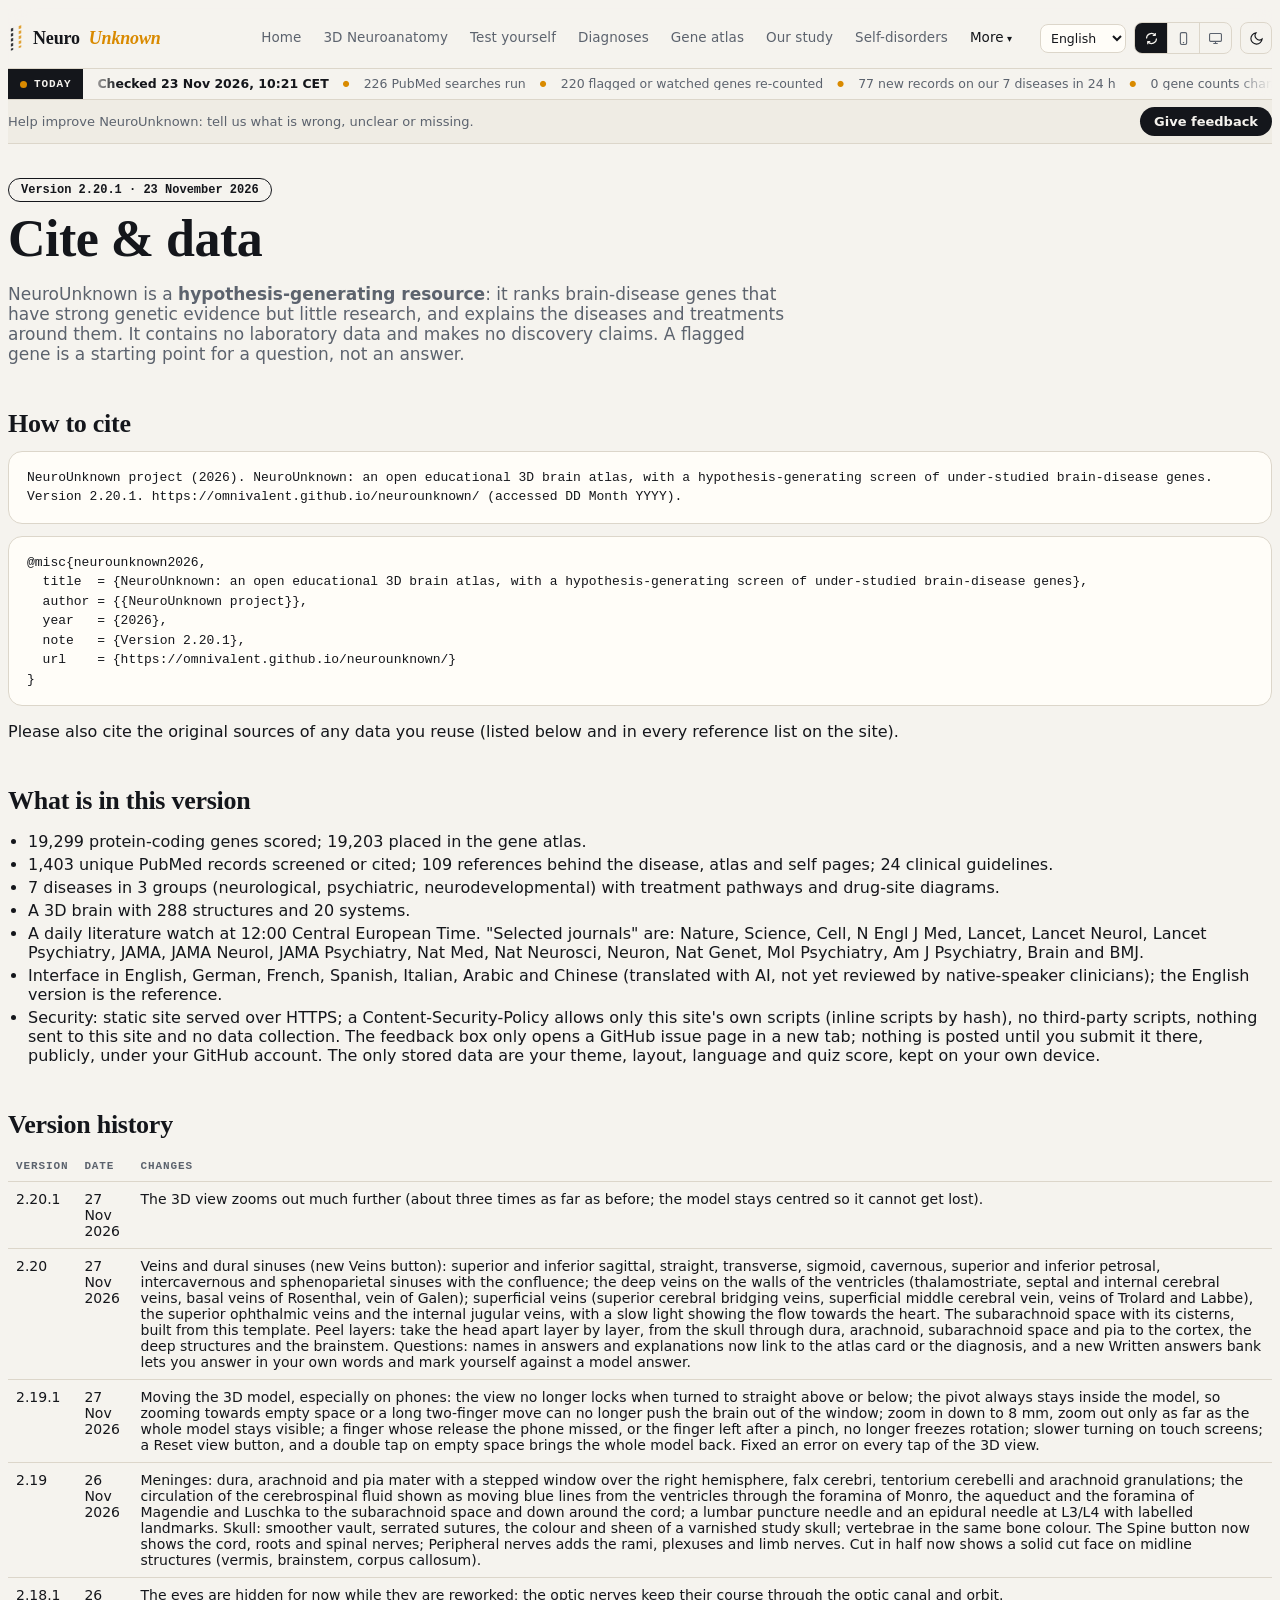
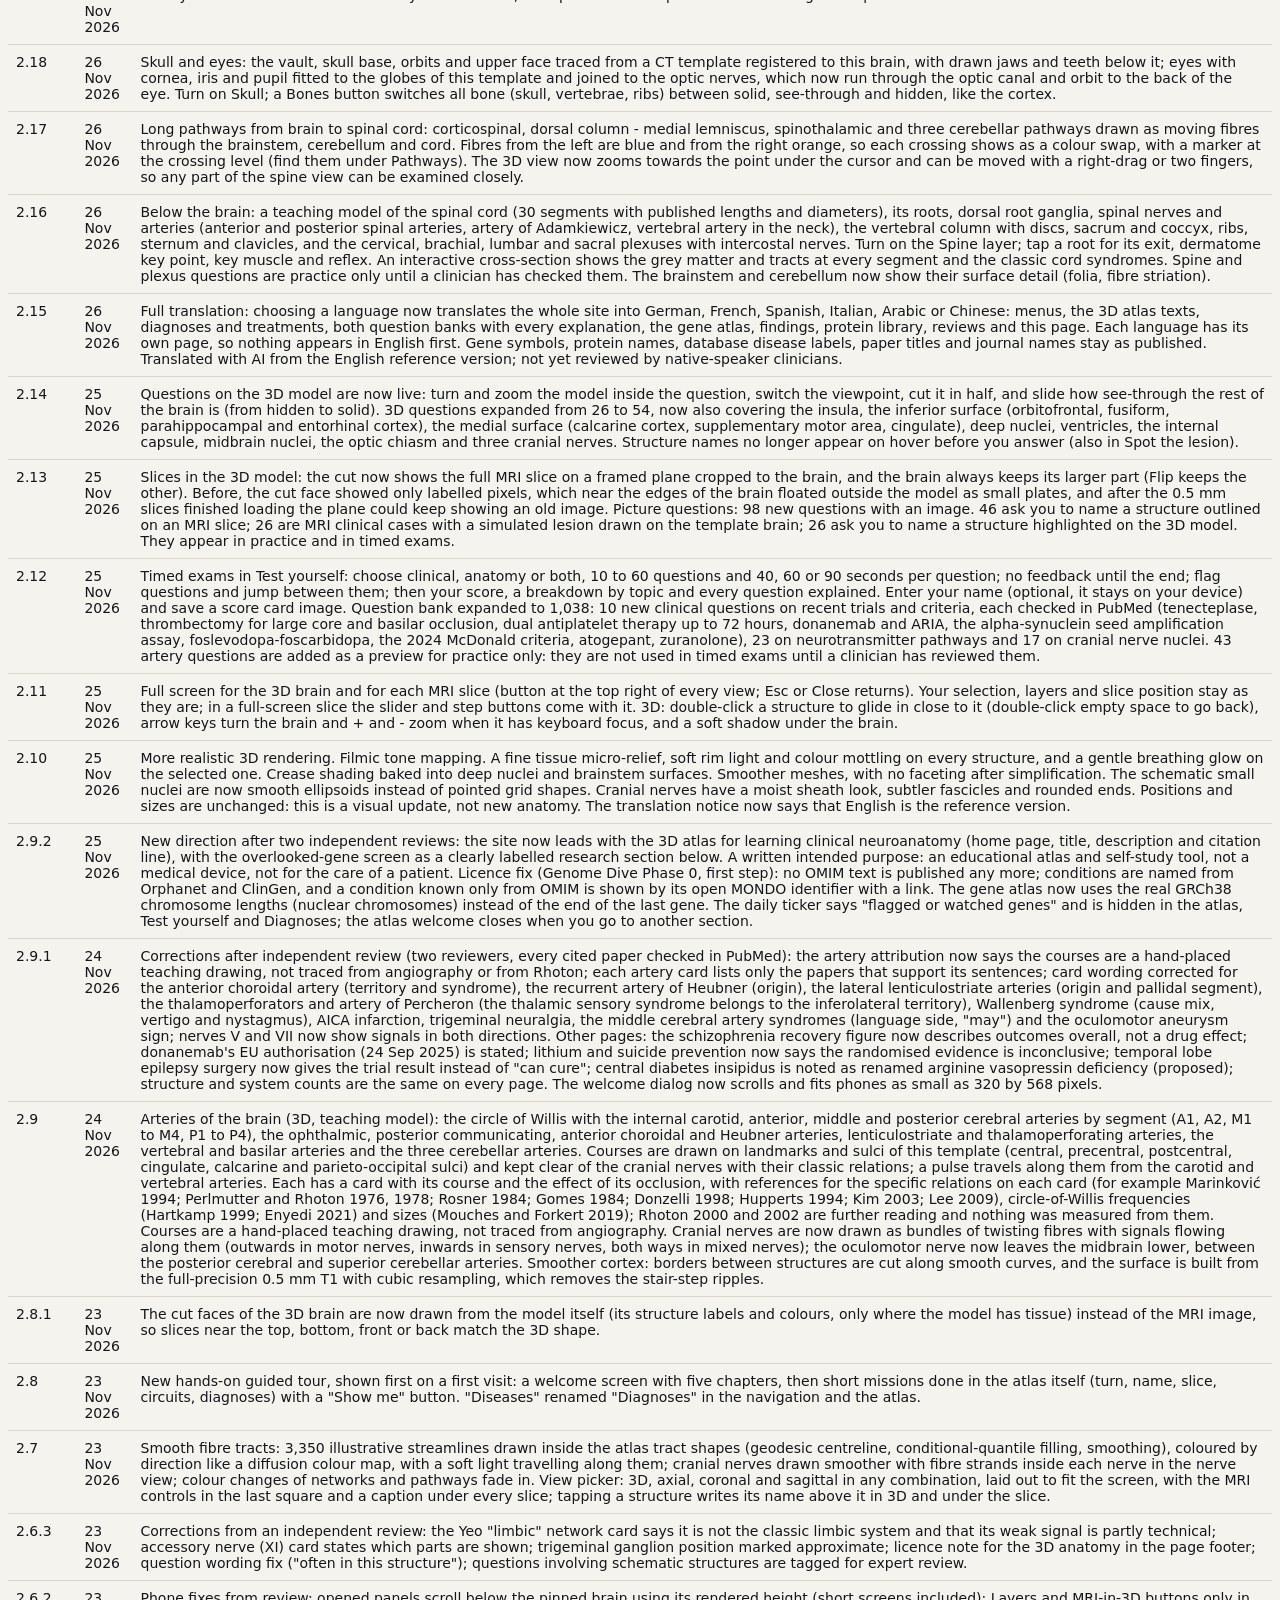
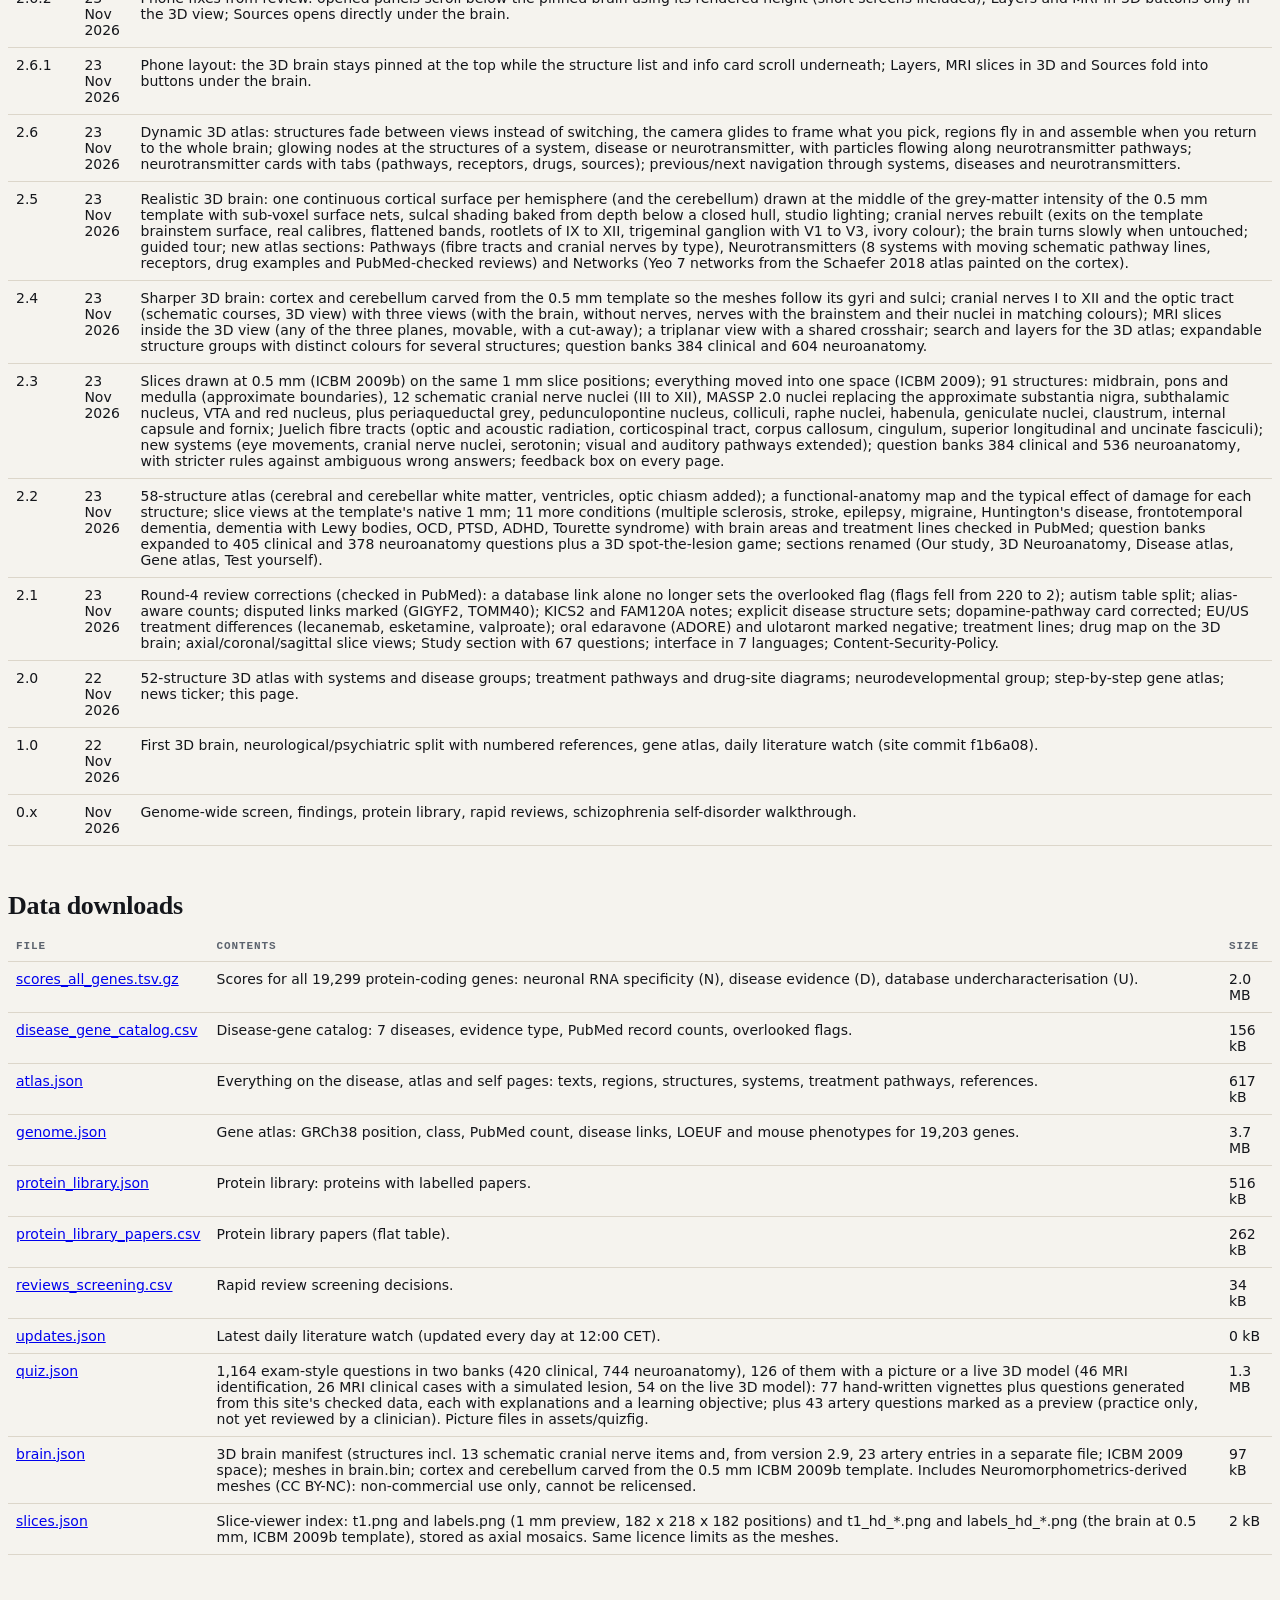
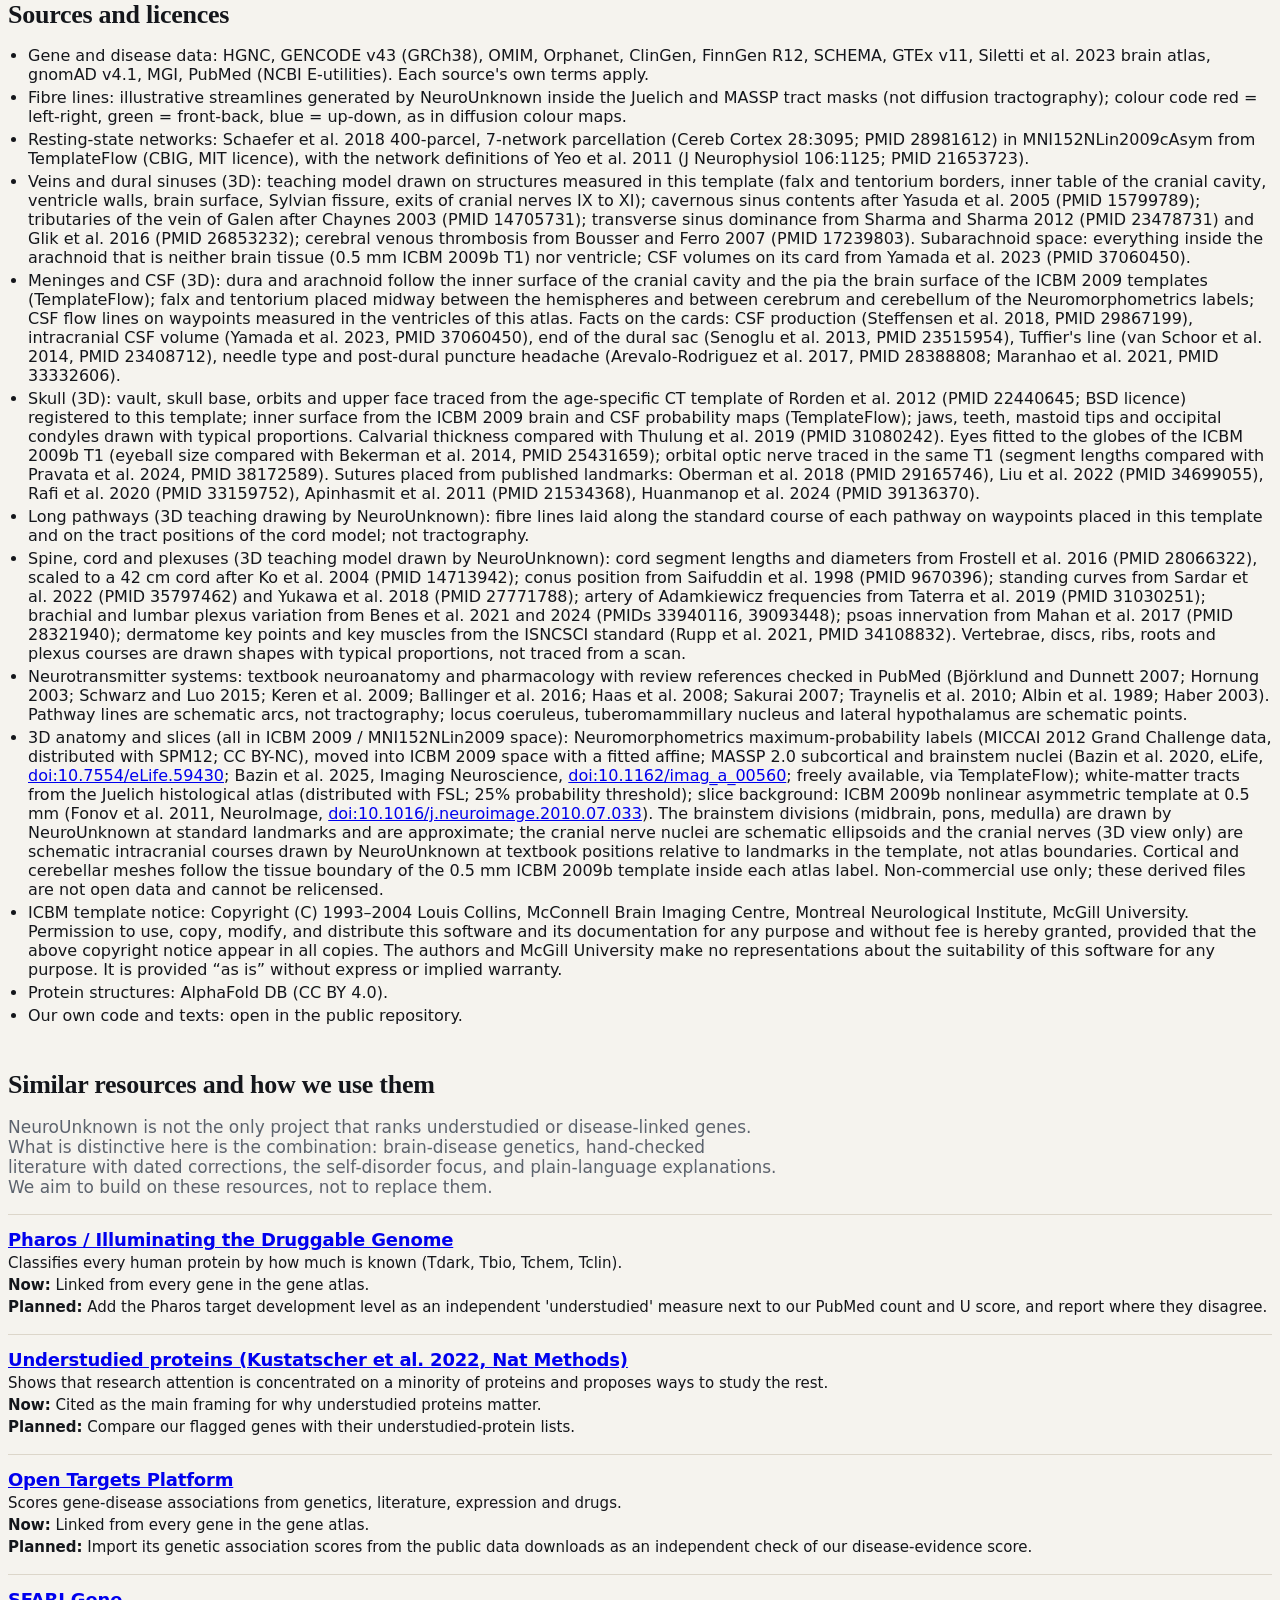
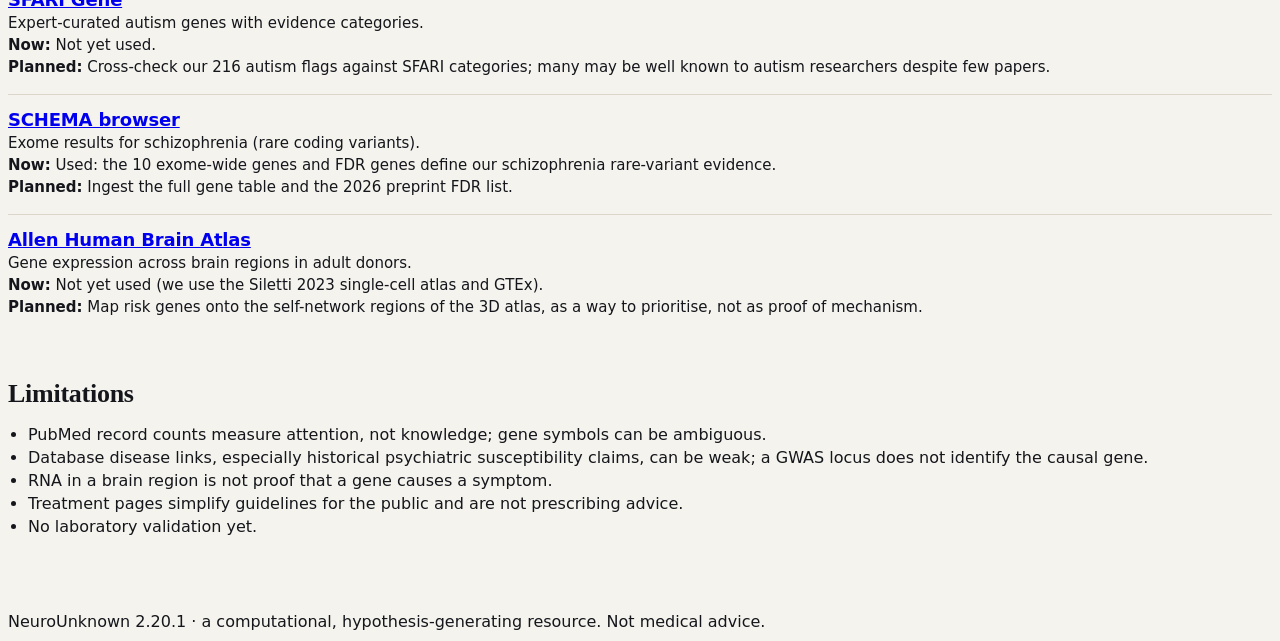
<file: cite.html>
<!DOCTYPE html>
<html lang="en"><head><meta charset="utf-8">
<meta http-equiv="Content-Security-Policy" content="default-src 'self'; script-src 'self' 'sha256-7PnjrRWuYQiF4g9ni999CuoT4I1fvy2MnAIzaz9/LTA=' 'sha256-ncgtooppzI/LR7jwjIsdbW2pnDPwsumB0RebNmvJ0pU='; style-src 'self' 'unsafe-inline' https://fonts.googleapis.com; font-src 'self' https://fonts.gstatic.com data:; img-src 'self' data: blob:; connect-src 'self'; object-src 'none'; base-uri 'self'; form-action 'none'; worker-src 'self' blob:"><meta name="viewport" content="width=device-width, initial-scale=1, viewport-fit=cover">
<title>Cite &amp; data — NeuroUnknown</title>
<meta name="description" content="How to cite NeuroUnknown, version history, data downloads and sources.">
<style>
.cite main{padding:34px 0 60px}
.cite h1{font:600 clamp(34px,5vw,52px)/1.05 var(--serif);margin:10px 0 12px}
.cite h2{font:600 26px/1.2 var(--serif);margin:44px 0 10px}
.cite .lede{max-width:72ch;color:var(--muted);font-size:17px}
.cite .box{border:1px solid var(--line);border-radius:14px;background:var(--surface);padding:16px 18px;margin:12px 0}
.cite pre{white-space:pre-wrap;word-break:break-word;font:500 13px/1.5 var(--mono);margin:0}
.cite table{width:100%;border-collapse:collapse;font-size:14px}
.cite td,.cite th{border-bottom:1px solid var(--line);padding:9px 8px;text-align:left;vertical-align:top}
.cite th{font:600 11px var(--mono);text-transform:uppercase;letter-spacing:.08em;color:var(--muted)}
.cite .tw{overflow-x:auto}
.cite .res{border-top:1px solid var(--line);padding:14px 0}.cite .res h3{font:600 18px var(--sans);margin:0 0 4px}.cite .res p{margin:4px 0;font-size:15px}
.cite .ver{display:inline-block;font:700 12px var(--mono);border:1px solid var(--ink);border-radius:999px;padding:4px 12px}
.cite ul{padding-left:20px}.cite li{margin:4px 0}
</style>
<script>
(function(){var d=document.documentElement,t=null,l=null;
 try{t=localStorage.getItem('nu-theme');l=localStorage.getItem('nu-layout');}catch(e){}
 if(t!=='light'&&t!=='dark'){t=(window.matchMedia&&matchMedia('(prefers-color-scheme: dark)').matches)?'dark':'light';}
 d.setAttribute('data-theme',t);
 if(l!=='phone'&&l!=='desktop') l='auto';
 d.setAttribute('data-layout-pref',l);
 var narrow=Math.min(screen.width||9999,window.innerWidth||9999)<=820;
 var eff=l==='auto'?(narrow?'phone':'desktop'):l;
 d.setAttribute('data-layout',eff);
 if(l==='phone'&&!narrow) d.classList.add('frame');
 if(l==='desktop'&&narrow){var m=document.querySelector('meta[name=viewport]'); if(m) m.setAttribute('content','width=1240');}
 var g=null,pl=d.getAttribute('data-page-lang');try{g=localStorage.getItem('nu-lang');}catch(e){}
 if(!/^(de|fr|es|it|ar|zh)$/.test(g||''))g='en';
 if(pl==='en'&&g!=='en'){location.replace('index.'+g+'.html'+location.hash);}
 var L=pl||g; if(L!=='en'){d.classList.add('i18n-wait');d.lang=L==='zh'?'zh-Hans':L;d.dir=L==='ar'?'rtl':'ltr';}
})();
</script>
<meta name="color-scheme" content="light dark">
<meta name="referrer" content="strict-origin-when-cross-origin">
<link rel="preconnect" href="https://fonts.googleapis.com"><link rel="preconnect" href="https://fonts.gstatic.com" crossorigin><link rel="stylesheet" href="https://fonts.googleapis.com/css2?family=Fraunces:opsz,wght@9..144,400;9..144,600;9..144,700&family=Inter:wght@400;500;600;700&family=JetBrains+Mono:wght@400;600&display=swap">
<link rel="stylesheet" href="assets/css/site.css">
<script src="assets/js/i18n.js" defer></script>
<link rel="icon" href="data:image/svg+xml,%3Csvg xmlns=%27http://www.w3.org/2000/svg%27 viewBox=%270 0 32 32%27%3E%3Crect width=%2732%27 height=%2732%27 rx=%276%27 fill=%27%2314161b%27/%3E%3Cpath d=%27M10 5c0 8 12 14 12 22M22 5c0 8-12 14-12 22%27 stroke=%27%23f5b544%27 stroke-width=%272.6%27 fill=%27none%27/%3E%3C/svg%3E">
</head>
<body class="cite">
<header class="site"><div class="wrap hdr">
 <a class="brand notranslate" href="index.html#/"><i class="mark" aria-hidden="true"></i>Neuro<span>Unknown</span></a>
 <nav class="mainnav" aria-label="Site"><a href="index.html#/" data-nav="Home">Home</a><a href="index.html#/atlas" data-nav="3D Neuroanatomy">3D Neuroanatomy</a><a href="index.html#/study" data-nav="Test yourself">Test yourself</a><a href="index.html#/diseases" data-nav="Diagnoses">Diagnoses</a><a href="index.html#/genome" data-nav="Gene atlas">Gene atlas</a><a href="index.html#/screen" data-nav="Our study">Our study</a><a href="index.html#/self" data-nav="Self-disorders">Self-disorders</a></nav><details class="more"><summary data-nav="More" aria-current="page">More</summary><div class="more-menu"><a href="findings.html" data-nav="Findings">Findings</a><a href="library.html" data-nav="Library">Library</a><a href="reviews.html" data-nav="Reviews">Reviews</a><a href="cite.html" data-nav="Cite & data" aria-current="page">Cite & data</a></div></details>
 <div class="hdr-tools"><div class="layout-seg" role="group" aria-label="Page layout"><button type="button" data-layout-set="auto" title="Layout: auto" aria-label="Layout: auto"><svg viewBox="0 0 24 24" width="15" height="15" fill="none" stroke="currentColor" stroke-width="1.8" aria-hidden="true"><path d="M4 12a8 8 0 0 1 13.7-5.6M20 12a8 8 0 0 1-13.7 5.6"/><path d="M18 3v4h-4M6 21v-4h4"/></svg></button><button type="button" data-layout-set="phone" title="Layout: phone" aria-label="Layout: phone"><svg viewBox="0 0 24 24" width="15" height="15" fill="none" stroke="currentColor" stroke-width="1.8" aria-hidden="true"><rect x="7" y="2.5" width="10" height="19" rx="2.2"/><path d="M11 18.5h2"/></svg></button><button type="button" data-layout-set="desktop" title="Layout: desktop" aria-label="Layout: desktop"><svg viewBox="0 0 24 24" width="15" height="15" fill="none" stroke="currentColor" stroke-width="1.8" aria-hidden="true"><rect x="2.5" y="4" width="19" height="12.5" rx="1.6"/><path d="M8.5 20h7M12 16.5V20"/></svg></button></div><button class="theme-btn" id="themeBtn" type="button" aria-label="Switch theme"></button></div>
</div><div class="ticker" id="nuTicker"><a class="tk-live" href="index.html#/">Today</a><div class="tk-track"><div class="tk-run" id="nuTickerRun">Daily literature watch: every day at 12:00 Central European Time we re-check PubMed for our genes and diseases.</div></div></div></header><div class="fb-bar" id="nuFb"><div class="wrap fb-row"><span class="fb-t">Help improve NeuroUnknown: tell us what is wrong, unclear or missing.</span><button type="button" class="fb-btn" id="fbOpen" aria-expanded="false" aria-controls="fbPanel">Give feedback</button></div><div class="wrap fb-panel" id="fbPanel" hidden><label class="fb-l" for="fbText">Your feedback</label><textarea id="fbText" rows="4" maxlength="2000" placeholder="What is wrong, unclear or missing? If something is incorrect, what should it say (with a source if you have one)?"></textarea><div class="fb-sel"><label class="fb-l">How useful is this page? <select id="fbRate"><option value="">Choose</option><option>5 - Very useful</option><option>4 - Useful</option><option>3 - OK</option><option>2 - Not very useful</option><option>1 - Not useful</option></select></label><label class="fb-l">You are (optional) <select id="fbRole"><option value="">Choose</option><option>Medical student</option><option>Physician</option><option>Researcher</option><option>Other student</option><option>Patient or family member</option><option>Other</option></select></label></div><p class="fb-note">Your feedback opens as a <b>public</b> GitHub issue (a free GitHub account is needed); you can review it before posting. Please do not include personal, health or patient information.</p><div class="fb-act"><button type="button" class="fb-btn" id="fbSend">Continue on GitHub &rarr;</button><button type="button" class="fb-x" id="fbCancel">Cancel</button></div></div></div>
<main class="wrap">
<span class="ver">Version 2.20.1 &middot; 23 November 2026</span>
<h1>Cite &amp; data</h1>
<p class="lede">NeuroUnknown is a <b>hypothesis-generating resource</b>: it ranks brain-disease genes that have strong genetic evidence but little research, and explains the diseases and treatments around them. It contains no laboratory data and makes no discovery claims. A flagged gene is a starting point for a question, not an answer.</p>

<h2>How to cite</h2>
<div class="box"><pre>NeuroUnknown project (2026). NeuroUnknown: an open educational 3D brain atlas, with a hypothesis-generating screen of under-studied brain-disease genes. Version 2.20.1. https://omnivalent.github.io/neurounknown/ (accessed DD Month YYYY).</pre></div>
<div class="box"><pre>@misc{neurounknown2026,
  title  = {NeuroUnknown: an open educational 3D brain atlas, with a hypothesis-generating screen of under-studied brain-disease genes},
  author = {{NeuroUnknown project}},
  year   = {2026},
  note   = {Version 2.20.1},
  url    = {https://omnivalent.github.io/neurounknown/}
}</pre></div>
<p>Please also cite the original sources of any data you reuse (listed below and in every reference list on the site).</p>

<h2>What is in this version</h2>
<ul>
<li>19,299 protein-coding genes scored; 19,203 placed in the gene atlas.</li>
<li>1,403 unique PubMed records screened or cited; 109 references behind the disease, atlas and self pages; 24 clinical guidelines.</li>
<li>7 diseases in 3 groups (neurological, psychiatric, neurodevelopmental) with treatment pathways and drug-site diagrams.</li>
<li>A 3D brain with 288 structures and 20 systems.</li>
<li>A daily literature watch at 12:00 Central European Time. "Selected journals" are: Nature, Science, Cell, N Engl J Med, Lancet, Lancet Neurol, Lancet Psychiatry, JAMA, JAMA Neurol, JAMA Psychiatry, Nat Med, Nat Neurosci, Neuron, Nat Genet, Mol Psychiatry, Am J Psychiatry, Brain and BMJ.</li>
<li>Interface in English, German, French, Spanish, Italian, Arabic and Chinese (translated with AI, not yet reviewed by native-speaker clinicians); the English version is the reference.</li>
<li>Security: static site served over HTTPS; a Content-Security-Policy allows only this site's own scripts (inline scripts by hash), no third-party scripts, nothing sent to this site and no data collection. The feedback box only opens a GitHub issue page in a new tab; nothing is posted until you submit it there, publicly, under your GitHub account. The only stored data are your theme, layout, language and quiz score, kept on your own device.</li>
</ul>

<h2>Version history</h2>
<div class="tw"><table><tr><th>Version</th><th>Date</th><th>Changes</th></tr>
<tr><td>2.20.1</td><td>27 Nov 2026</td><td>The 3D view zooms out much further (about three times as far as before; the model stays centred so it cannot get lost).</td></tr>
<tr><td>2.20</td><td>27 Nov 2026</td><td>Veins and dural sinuses (new Veins button): superior and inferior sagittal, straight, transverse, sigmoid, cavernous, superior and inferior petrosal, intercavernous and sphenoparietal sinuses with the confluence; the deep veins on the walls of the ventricles (thalamostriate, septal and internal cerebral veins, basal veins of Rosenthal, vein of Galen); superficial veins (superior cerebral bridging veins, superficial middle cerebral vein, veins of Trolard and Labbe), the superior ophthalmic veins and the internal jugular veins, with a slow light showing the flow towards the heart. The subarachnoid space with its cisterns, built from this template. Peel layers: take the head apart layer by layer, from the skull through dura, arachnoid, subarachnoid space and pia to the cortex, the deep structures and the brainstem. Questions: names in answers and explanations now link to the atlas card or the diagnosis, and a new Written answers bank lets you answer in your own words and mark yourself against a model answer.</td></tr>
<tr><td>2.19.1</td><td>27 Nov 2026</td><td>Moving the 3D model, especially on phones: the view no longer locks when turned to straight above or below; the pivot always stays inside the model, so zooming towards empty space or a long two-finger move can no longer push the brain out of the window; zoom in down to 8 mm, zoom out only as far as the whole model stays visible; a finger whose release the phone missed, or the finger left after a pinch, no longer freezes rotation; slower turning on touch screens; a Reset view button, and a double tap on empty space brings the whole model back. Fixed an error on every tap of the 3D view.</td></tr>
<tr><td>2.19</td><td>26 Nov 2026</td><td>Meninges: dura, arachnoid and pia mater with a stepped window over the right hemisphere, falx cerebri, tentorium cerebelli and arachnoid granulations; the circulation of the cerebrospinal fluid shown as moving blue lines from the ventricles through the foramina of Monro, the aqueduct and the foramina of Magendie and Luschka to the subarachnoid space and down around the cord; a lumbar puncture needle and an epidural needle at L3/L4 with labelled landmarks. Skull: smoother vault, serrated sutures, the colour and sheen of a varnished study skull; vertebrae in the same bone colour. The Spine button now shows the cord, roots and spinal nerves; Peripheral nerves adds the rami, plexuses and limb nerves. Cut in half now shows a solid cut face on midline structures (vermis, brainstem, corpus callosum).</td></tr>
<tr><td>2.18.1</td><td>26 Nov 2026</td><td>The eyes are hidden for now while they are reworked; the optic nerves keep their course through the optic canal and orbit.</td></tr>
<tr><td>2.18</td><td>26 Nov 2026</td><td>Skull and eyes: the vault, skull base, orbits and upper face traced from a CT template registered to this brain, with drawn jaws and teeth below it; eyes with cornea, iris and pupil fitted to the globes of this template and joined to the optic nerves, which now run through the optic canal and orbit to the back of the eye. Turn on Skull; a Bones button switches all bone (skull, vertebrae, ribs) between solid, see-through and hidden, like the cortex.</td></tr>
<tr><td>2.17</td><td>26 Nov 2026</td><td>Long pathways from brain to spinal cord: corticospinal, dorsal column - medial lemniscus, spinothalamic and three cerebellar pathways drawn as moving fibres through the brainstem, cerebellum and cord. Fibres from the left are blue and from the right orange, so each crossing shows as a colour swap, with a marker at the crossing level (find them under Pathways). The 3D view now zooms towards the point under the cursor and can be moved with a right-drag or two fingers, so any part of the spine view can be examined closely.</td></tr>
<tr><td>2.16</td><td>26 Nov 2026</td><td>Below the brain: a teaching model of the spinal cord (30 segments with published lengths and diameters), its roots, dorsal root ganglia, spinal nerves and arteries (anterior and posterior spinal arteries, artery of Adamkiewicz, vertebral artery in the neck), the vertebral column with discs, sacrum and coccyx, ribs, sternum and clavicles, and the cervical, brachial, lumbar and sacral plexuses with intercostal nerves. Turn on the Spine layer; tap a root for its exit, dermatome key point, key muscle and reflex. An interactive cross-section shows the grey matter and tracts at every segment and the classic cord syndromes. Spine and plexus questions are practice only until a clinician has checked them. The brainstem and cerebellum now show their surface detail (folia, fibre striation).</td></tr>
<tr><td>2.15</td><td>26 Nov 2026</td><td>Full translation: choosing a language now translates the whole site into German, French, Spanish, Italian, Arabic or Chinese: menus, the 3D atlas texts, diagnoses and treatments, both question banks with every explanation, the gene atlas, findings, protein library, reviews and this page. Each language has its own page, so nothing appears in English first. Gene symbols, protein names, database disease labels, paper titles and journal names stay as published. Translated with AI from the English reference version; not yet reviewed by native-speaker clinicians.</td></tr>
<tr><td>2.14</td><td>25 Nov 2026</td><td>Questions on the 3D model are now live: turn and zoom the model inside the question, switch the viewpoint, cut it in half, and slide how see-through the rest of the brain is (from hidden to solid). 3D questions expanded from 26 to 54, now also covering the insula, the inferior surface (orbitofrontal, fusiform, parahippocampal and entorhinal cortex), the medial surface (calcarine cortex, supplementary motor area, cingulate), deep nuclei, ventricles, the internal capsule, midbrain nuclei, the optic chiasm and three cranial nerves. Structure names no longer appear on hover before you answer (also in Spot the lesion).</td></tr>
<tr><td>2.13</td><td>25 Nov 2026</td><td>Slices in the 3D model: the cut now shows the full MRI slice on a framed plane cropped to the brain, and the brain always keeps its larger part (Flip keeps the other). Before, the cut face showed only labelled pixels, which near the edges of the brain floated outside the model as small plates, and after the 0.5 mm slices finished loading the plane could keep showing an old image. Picture questions: 98 new questions with an image. 46 ask you to name a structure outlined on an MRI slice; 26 are MRI clinical cases with a simulated lesion drawn on the template brain; 26 ask you to name a structure highlighted on the 3D model. They appear in practice and in timed exams.</td></tr>
<tr><td>2.12</td><td>25 Nov 2026</td><td>Timed exams in Test yourself: choose clinical, anatomy or both, 10 to 60 questions and 40, 60 or 90 seconds per question; no feedback until the end; flag questions and jump between them; then your score, a breakdown by topic and every question explained. Enter your name (optional, it stays on your device) and save a score card image. Question bank expanded to 1,038: 10 new clinical questions on recent trials and criteria, each checked in PubMed (tenecteplase, thrombectomy for large core and basilar occlusion, dual antiplatelet therapy up to 72 hours, donanemab and ARIA, the alpha-synuclein seed amplification assay, foslevodopa-foscarbidopa, the 2024 McDonald criteria, atogepant, zuranolone), 23 on neurotransmitter pathways and 17 on cranial nerve nuclei. 43 artery questions are added as a preview for practice only: they are not used in timed exams until a clinician has reviewed them.</td></tr>
<tr><td>2.11</td><td>25 Nov 2026</td><td>Full screen for the 3D brain and for each MRI slice (button at the top right of every view; Esc or Close returns). Your selection, layers and slice position stay as they are; in a full-screen slice the slider and step buttons come with it. 3D: double-click a structure to glide in close to it (double-click empty space to go back), arrow keys turn the brain and + and - zoom when it has keyboard focus, and a soft shadow under the brain.</td></tr>
<tr><td>2.10</td><td>25 Nov 2026</td><td>More realistic 3D rendering. Filmic tone mapping. A fine tissue micro-relief, soft rim light and colour mottling on every structure, and a gentle breathing glow on the selected one. Crease shading baked into deep nuclei and brainstem surfaces. Smoother meshes, with no faceting after simplification. The schematic small nuclei are now smooth ellipsoids instead of pointed grid shapes. Cranial nerves have a moist sheath look, subtler fascicles and rounded ends. Positions and sizes are unchanged: this is a visual update, not new anatomy. The translation notice now says that English is the reference version.</td></tr>
<tr><td>2.9.2</td><td>25 Nov 2026</td><td>New direction after two independent reviews: the site now leads with the 3D atlas for learning clinical neuroanatomy (home page, title, description and citation line), with the overlooked-gene screen as a clearly labelled research section below. A written intended purpose: an educational atlas and self-study tool, not a medical device, not for the care of a patient. Licence fix (Genome Dive Phase 0, first step): no OMIM text is published any more; conditions are named from Orphanet and ClinGen, and a condition known only from OMIM is shown by its open MONDO identifier with a link. The gene atlas now uses the real GRCh38 chromosome lengths (nuclear chromosomes) instead of the end of the last gene. The daily ticker says "flagged or watched genes" and is hidden in the atlas, Test yourself and Diagnoses; the atlas welcome closes when you go to another section.</td></tr>
<tr><td>2.9.1</td><td>24 Nov 2026</td><td>Corrections after independent review (two reviewers, every cited paper checked in PubMed): the artery attribution now says the courses are a hand-placed teaching drawing, not traced from angiography or from Rhoton; each artery card lists only the papers that support its sentences; card wording corrected for the anterior choroidal artery (territory and syndrome), the recurrent artery of Heubner (origin), the lateral lenticulostriate arteries (origin and pallidal segment), the thalamoperforators and artery of Percheron (the thalamic sensory syndrome belongs to the inferolateral territory), Wallenberg syndrome (cause mix, vertigo and nystagmus), AICA infarction, trigeminal neuralgia, the middle cerebral artery syndromes (language side, "may") and the oculomotor aneurysm sign; nerves V and VII now show signals in both directions. Other pages: the schizophrenia recovery figure now describes outcomes overall, not a drug effect; donanemab's EU authorisation (24 Sep 2025) is stated; lithium and suicide prevention now says the randomised evidence is inconclusive; temporal lobe epilepsy surgery now gives the trial result instead of "can cure"; central diabetes insipidus is noted as renamed arginine vasopressin deficiency (proposed); structure and system counts are the same on every page. The welcome dialog now scrolls and fits phones as small as 320 by 568 pixels.</td></tr>
<tr><td>2.9</td><td>24 Nov 2026</td><td>Arteries of the brain (3D, teaching model): the circle of Willis with the internal carotid, anterior, middle and posterior cerebral arteries by segment (A1, A2, M1 to M4, P1 to P4), the ophthalmic, posterior communicating, anterior choroidal and Heubner arteries, lenticulostriate and thalamoperforating arteries, the vertebral and basilar arteries and the three cerebellar arteries. Courses are drawn on landmarks and sulci of this template (central, precentral, postcentral, cingulate, calcarine and parieto-occipital sulci) and kept clear of the cranial nerves with their classic relations; a pulse travels along them from the carotid and vertebral arteries. Each has a card with its course and the effect of its occlusion, with references for the specific relations on each card (for example Marinković 1994; Perlmutter and Rhoton 1976, 1978; Rosner 1984; Gomes 1984; Donzelli 1998; Hupperts 1994; Kim 2003; Lee 2009), circle-of-Willis frequencies (Hartkamp 1999; Enyedi 2021) and sizes (Mouches and Forkert 2019); Rhoton 2000 and 2002 are further reading and nothing was measured from them. Courses are a hand-placed teaching drawing, not traced from angiography. Cranial nerves are now drawn as bundles of twisting fibres with signals flowing along them (outwards in motor nerves, inwards in sensory nerves, both ways in mixed nerves); the oculomotor nerve now leaves the midbrain lower, between the posterior cerebral and superior cerebellar arteries. Smoother cortex: borders between structures are cut along smooth curves, and the surface is built from the full-precision 0.5 mm T1 with cubic resampling, which removes the stair-step ripples.</td></tr>
<tr><td>2.8.1</td><td>23 Nov 2026</td><td>The cut faces of the 3D brain are now drawn from the model itself (its structure labels and colours, only where the model has tissue) instead of the MRI image, so slices near the top, bottom, front or back match the 3D shape.</td></tr>
<tr><td>2.8</td><td>23 Nov 2026</td><td>New hands-on guided tour, shown first on a first visit: a welcome screen with five chapters, then short missions done in the atlas itself (turn, name, slice, circuits, diagnoses) with a "Show me" button. "Diseases" renamed "Diagnoses" in the navigation and the atlas.</td></tr>
<tr><td>2.7</td><td>23 Nov 2026</td><td>Smooth fibre tracts: 3,350 illustrative streamlines drawn inside the atlas tract shapes (geodesic centreline, conditional-quantile filling, smoothing), coloured by direction like a diffusion colour map, with a soft light travelling along them; cranial nerves drawn smoother with fibre strands inside each nerve in the nerve view; colour changes of networks and pathways fade in. View picker: 3D, axial, coronal and sagittal in any combination, laid out to fit the screen, with the MRI controls in the last square and a caption under every slice; tapping a structure writes its name above it in 3D and under the slice.</td></tr>
<tr><td>2.6.3</td><td>23 Nov 2026</td><td>Corrections from an independent review: the Yeo "limbic" network card says it is not the classic limbic system and that its weak signal is partly technical; accessory nerve (XI) card states which parts are shown; trigeminal ganglion position marked approximate; licence note for the 3D anatomy in the page footer; question wording fix ("often in this structure"); questions involving schematic structures are tagged for expert review.</td></tr>
<tr><td>2.6.2</td><td>23 Nov 2026</td><td>Phone fixes from review: opened panels scroll below the pinned brain using its rendered height (short screens included); Layers and MRI-in-3D buttons only in the 3D view; Sources opens directly under the brain.</td></tr>
<tr><td>2.6.1</td><td>23 Nov 2026</td><td>Phone layout: the 3D brain stays pinned at the top while the structure list and info card scroll underneath; Layers, MRI slices in 3D and Sources fold into buttons under the brain.</td></tr>
<tr><td>2.6</td><td>23 Nov 2026</td><td>Dynamic 3D atlas: structures fade between views instead of switching, the camera glides to frame what you pick, regions fly in and assemble when you return to the whole brain; glowing nodes at the structures of a system, disease or neurotransmitter, with particles flowing along neurotransmitter pathways; neurotransmitter cards with tabs (pathways, receptors, drugs, sources); previous/next navigation through systems, diseases and neurotransmitters.</td></tr>
<tr><td>2.5</td><td>23 Nov 2026</td><td>Realistic 3D brain: one continuous cortical surface per hemisphere (and the cerebellum) drawn at the middle of the grey-matter intensity of the 0.5 mm template with sub-voxel surface nets, sulcal shading baked from depth below a closed hull, studio lighting; cranial nerves rebuilt (exits on the template brainstem surface, real calibres, flattened bands, rootlets of IX to XII, trigeminal ganglion with V1 to V3, ivory colour); the brain turns slowly when untouched; guided tour; new atlas sections: Pathways (fibre tracts and cranial nerves by type), Neurotransmitters (8 systems with moving schematic pathway lines, receptors, drug examples and PubMed-checked reviews) and Networks (Yeo 7 networks from the Schaefer 2018 atlas painted on the cortex).</td></tr>
<tr><td>2.4</td><td>23 Nov 2026</td><td>Sharper 3D brain: cortex and cerebellum carved from the 0.5 mm template so the meshes follow its gyri and sulci; cranial nerves I to XII and the optic tract (schematic courses, 3D view) with three views (with the brain, without nerves, nerves with the brainstem and their nuclei in matching colours); MRI slices inside the 3D view (any of the three planes, movable, with a cut-away); a triplanar view with a shared crosshair; search and layers for the 3D atlas; expandable structure groups with distinct colours for several structures; question banks 384 clinical and 604 neuroanatomy.</td></tr>
<tr><td>2.3</td><td>23 Nov 2026</td><td>Slices drawn at 0.5 mm (ICBM 2009b) on the same 1 mm slice positions; everything moved into one space (ICBM 2009); 91 structures: midbrain, pons and medulla (approximate boundaries), 12 schematic cranial nerve nuclei (III to XII), MASSP 2.0 nuclei replacing the approximate substantia nigra, subthalamic nucleus, VTA and red nucleus, plus periaqueductal grey, pedunculopontine nucleus, colliculi, raphe nuclei, habenula, geniculate nuclei, claustrum, internal capsule and fornix; Juelich fibre tracts (optic and acoustic radiation, corticospinal tract, corpus callosum, cingulum, superior longitudinal and uncinate fasciculi); new systems (eye movements, cranial nerve nuclei, serotonin; visual and auditory pathways extended); question banks 384 clinical and 536 neuroanatomy, with stricter rules against ambiguous wrong answers; feedback box on every page.</td></tr>
<tr><td>2.2</td><td>23 Nov 2026</td><td>58-structure atlas (cerebral and cerebellar white matter, ventricles, optic chiasm added); a functional-anatomy map and the typical effect of damage for each structure; slice views at the template's native 1 mm; 11 more conditions (multiple sclerosis, stroke, epilepsy, migraine, Huntington's disease, frontotemporal dementia, dementia with Lewy bodies, OCD, PTSD, ADHD, Tourette syndrome) with brain areas and treatment lines checked in PubMed; question banks expanded to 405 clinical and 378 neuroanatomy questions plus a 3D spot-the-lesion game; sections renamed (Our study, 3D Neuroanatomy, Disease atlas, Gene atlas, Test yourself).</td></tr>
<tr><td>2.1</td><td>23 Nov 2026</td><td>Round-4 review corrections (checked in PubMed): a database link alone no longer sets the overlooked flag (flags fell from 220 to 2); autism table split; alias-aware counts; disputed links marked (GIGYF2, TOMM40); KICS2 and FAM120A notes; explicit disease structure sets; dopamine-pathway card corrected; EU/US treatment differences (lecanemab, esketamine, valproate); oral edaravone (ADORE) and ulotaront marked negative; treatment lines; drug map on the 3D brain; axial/coronal/sagittal slice views; Study section with 67 questions; interface in 7 languages; Content-Security-Policy.</td></tr>
<tr><td>2.0</td><td>22 Nov 2026</td><td>52-structure 3D atlas with systems and disease groups; treatment pathways and drug-site diagrams; neurodevelopmental group; step-by-step gene atlas; news ticker; this page.</td></tr>
<tr><td>1.0</td><td>22 Nov 2026</td><td>First 3D brain, neurological/psychiatric split with numbered references, gene atlas, daily literature watch (site commit f1b6a08).</td></tr>
<tr><td>0.x</td><td>Nov 2026</td><td>Genome-wide screen, findings, protein library, rapid reviews, schizophrenia self-disorder walkthrough.</td></tr></table></div>

<h2>Data downloads</h2>
<div class="tw"><table><tr><th>File</th><th>Contents</th><th>Size</th></tr><tr><td><a href="assets/data/scores_all_genes.tsv.gz" download>scores_all_genes.tsv.gz</a></td><td>Scores for all 19,299 protein-coding genes: neuronal RNA specificity (N), disease evidence (D), database undercharacterisation (U).</td><td class="mono">2.0 MB</td></tr><tr><td><a href="assets/data/disease_gene_catalog.csv" download>disease_gene_catalog.csv</a></td><td>Disease-gene catalog: 7 diseases, evidence type, PubMed record counts, overlooked flags.</td><td class="mono">156 kB</td></tr><tr><td><a href="assets/data/atlas.json" download>atlas.json</a></td><td>Everything on the disease, atlas and self pages: texts, regions, structures, systems, treatment pathways, references.</td><td class="mono">617 kB</td></tr><tr><td><a href="assets/data/genome.json" download>genome.json</a></td><td>Gene atlas: GRCh38 position, class, PubMed count, disease links, LOEUF and mouse phenotypes for 19,203 genes.</td><td class="mono">3.7 MB</td></tr><tr><td><a href="assets/data/protein_library.json" download>protein_library.json</a></td><td>Protein library: proteins with labelled papers.</td><td class="mono">516 kB</td></tr><tr><td><a href="assets/data/protein_library_papers.csv" download>protein_library_papers.csv</a></td><td>Protein library papers (flat table).</td><td class="mono">262 kB</td></tr><tr><td><a href="assets/data/reviews_screening.csv" download>reviews_screening.csv</a></td><td>Rapid review screening decisions.</td><td class="mono">34 kB</td></tr><tr><td><a href="assets/data/updates.json" download>updates.json</a></td><td>Latest daily literature watch (updated every day at 12:00 CET).</td><td class="mono">0 kB</td></tr><tr><td><a href="assets/data/quiz.json" download>quiz.json</a></td><td>1,164 exam-style questions in two banks (420 clinical, 744 neuroanatomy), 126 of them with a picture or a live 3D model (46 MRI identification, 26 MRI clinical cases with a simulated lesion, 54 on the live 3D model): 77 hand-written vignettes plus questions generated from this site's checked data, each with explanations and a learning objective; plus 43 artery questions marked as a preview (practice only, not yet reviewed by a clinician). Picture files in assets/quizfig.</td><td class="mono">1.3 MB</td></tr><tr><td><a href="assets/brain3d/brain.json" download>brain.json</a></td><td>3D brain manifest (structures incl. 13 schematic cranial nerve items and, from version 2.9, 23 artery entries in a separate file; ICBM 2009 space); meshes in brain.bin; cortex and cerebellum carved from the 0.5 mm ICBM 2009b template. Includes Neuromorphometrics-derived meshes (CC BY-NC): non-commercial use only, cannot be relicensed.</td><td class="mono">97 kB</td></tr><tr><td><a href="assets/brain3d/slices.json" download>slices.json</a></td><td>Slice-viewer index: t1.png and labels.png (1 mm preview, 182 x 218 x 182 positions) and t1_hd_*.png and labels_hd_*.png (the brain at 0.5 mm, ICBM 2009b template), stored as axial mosaics. Same licence limits as the meshes.</td><td class="mono">2 kB</td></tr></table></div>

<h2>Sources and licences</h2>
<ul>
<li>Gene and disease data: HGNC, GENCODE v43 (GRCh38), OMIM, Orphanet, ClinGen, FinnGen R12, SCHEMA, GTEx v11, Siletti et al. 2023 brain atlas, gnomAD v4.1, MGI, PubMed (NCBI E-utilities). Each source's own terms apply.</li>
<li>Fibre lines: illustrative streamlines generated by NeuroUnknown inside the Juelich and MASSP tract masks (not diffusion tractography); colour code red = left-right, green = front-back, blue = up-down, as in diffusion colour maps.</li>
<li>Resting-state networks: Schaefer et al. 2018 400-parcel, 7-network parcellation (Cereb Cortex 28:3095; PMID 28981612) in MNI152NLin2009cAsym from TemplateFlow (CBIG, MIT licence), with the network definitions of Yeo et al. 2011 (J Neurophysiol 106:1125; PMID 21653723).</li>
<li>Veins and dural sinuses (3D): teaching model drawn on structures measured in this template (falx and tentorium borders, inner table of the cranial cavity, ventricle walls, brain surface, Sylvian fissure, exits of cranial nerves IX to XI); cavernous sinus contents after Yasuda et al. 2005 (PMID 15799789); tributaries of the vein of Galen after Chaynes 2003 (PMID 14705731); transverse sinus dominance from Sharma and Sharma 2012 (PMID 23478731) and Glik et al. 2016 (PMID 26853232); cerebral venous thrombosis from Bousser and Ferro 2007 (PMID 17239803). Subarachnoid space: everything inside the arachnoid that is neither brain tissue (0.5 mm ICBM 2009b T1) nor ventricle; CSF volumes on its card from Yamada et al. 2023 (PMID 37060450).</li>
<li>Meninges and CSF (3D): dura and arachnoid follow the inner surface of the cranial cavity and the pia the brain surface of the ICBM 2009 templates (TemplateFlow); falx and tentorium placed midway between the hemispheres and between cerebrum and cerebellum of the Neuromorphometrics labels; CSF flow lines on waypoints measured in the ventricles of this atlas. Facts on the cards: CSF production (Steffensen et al. 2018, PMID 29867199), intracranial CSF volume (Yamada et al. 2023, PMID 37060450), end of the dural sac (Senoglu et al. 2013, PMID 23515954), Tuffier's line (van Schoor et al. 2014, PMID 23408712), needle type and post-dural puncture headache (Arevalo-Rodriguez et al. 2017, PMID 28388808; Maranhao et al. 2021, PMID 33332606).</li>
<li>Skull (3D): vault, skull base, orbits and upper face traced from the age-specific CT template of Rorden et al. 2012 (PMID 22440645; BSD licence) registered to this template; inner surface from the ICBM 2009 brain and CSF probability maps (TemplateFlow); jaws, teeth, mastoid tips and occipital condyles drawn with typical proportions. Calvarial thickness compared with Thulung et al. 2019 (PMID 31080242). Eyes fitted to the globes of the ICBM 2009b T1 (eyeball size compared with Bekerman et al. 2014, PMID 25431659); orbital optic nerve traced in the same T1 (segment lengths compared with Pravata et al. 2024, PMID 38172589). Sutures placed from published landmarks: Oberman et al. 2018 (PMID 29165746), Liu et al. 2022 (PMID 34699055), Rafi et al. 2020 (PMID 33159752), Apinhasmit et al. 2011 (PMID 21534368), Huanmanop et al. 2024 (PMID 39136370).</li>
<li>Long pathways (3D teaching drawing by NeuroUnknown): fibre lines laid along the standard course of each pathway on waypoints placed in this template and on the tract positions of the cord model; not tractography.</li>
<li>Spine, cord and plexuses (3D teaching model drawn by NeuroUnknown): cord segment lengths and diameters from Frostell et al. 2016 (PMID 28066322), scaled to a 42 cm cord after Ko et al. 2004 (PMID 14713942); conus position from Saifuddin et al. 1998 (PMID 9670396); standing curves from Sardar et al. 2022 (PMID 35797462) and Yukawa et al. 2018 (PMID 27771788); artery of Adamkiewicz frequencies from Taterra et al. 2019 (PMID 31030251); brachial and lumbar plexus variation from Benes et al. 2021 and 2024 (PMIDs 33940116, 39093448); psoas innervation from Mahan et al. 2017 (PMID 28321940); dermatome key points and key muscles from the ISNCSCI standard (Rupp et al. 2021, PMID 34108832). Vertebrae, discs, ribs, roots and plexus courses are drawn shapes with typical proportions, not traced from a scan.</li>
<li>Neurotransmitter systems: textbook neuroanatomy and pharmacology with review references checked in PubMed (Björklund and Dunnett 2007; Hornung 2003; Schwarz and Luo 2015; Keren et al. 2009; Ballinger et al. 2016; Haas et al. 2008; Sakurai 2007; Traynelis et al. 2010; Albin et al. 1989; Haber 2003). Pathway lines are schematic arcs, not tractography; locus coeruleus, tuberomammillary nucleus and lateral hypothalamus are schematic points.</li>
<li>3D anatomy and slices (all in ICBM 2009 / MNI152NLin2009 space): Neuromorphometrics maximum-probability labels (MICCAI 2012 Grand Challenge data, distributed with SPM12; CC BY-NC), moved into ICBM 2009 space with a fitted affine; MASSP 2.0 subcortical and brainstem nuclei (Bazin et al. 2020, eLife, <a href="https://doi.org/10.7554/eLife.59430">doi:10.7554/eLife.59430</a>; Bazin et al. 2025, Imaging Neuroscience, <a href="https://doi.org/10.1162/imag_a_00560">doi:10.1162/imag_a_00560</a>; freely available, via TemplateFlow); white-matter tracts from the Juelich histological atlas (distributed with FSL; 25% probability threshold); slice background: ICBM 2009b nonlinear asymmetric template at 0.5 mm (Fonov et al. 2011, NeuroImage, <a href="https://doi.org/10.1016/j.neuroimage.2010.07.033">doi:10.1016/j.neuroimage.2010.07.033</a>). The brainstem divisions (midbrain, pons, medulla) are drawn by NeuroUnknown at standard landmarks and are approximate; the cranial nerve nuclei are schematic ellipsoids and the cranial nerves (3D view only) are schematic intracranial courses drawn by NeuroUnknown at textbook positions relative to landmarks in the template, not atlas boundaries. Cortical and cerebellar meshes follow the tissue boundary of the 0.5 mm ICBM 2009b template inside each atlas label. Non-commercial use only; these derived files are not open data and cannot be relicensed.</li>
<li>ICBM template notice: Copyright (C) 1993&ndash;2004 Louis Collins, McConnell Brain Imaging Centre, Montreal Neurological Institute, McGill University. Permission to use, copy, modify, and distribute this software and its documentation for any purpose and without fee is hereby granted, provided that the above copyright notice appear in all copies. The authors and McGill University make no representations about the suitability of this software for any purpose. It is provided &ldquo;as is&rdquo; without express or implied warranty.</li>
<li>Protein structures: AlphaFold DB (CC BY 4.0).</li>
<li>Our own code and texts: open in the public repository.</li>
</ul>

<h2>Similar resources and how we use them</h2>
<p class="lede">NeuroUnknown is not the only project that ranks understudied or disease-linked genes. What is distinctive here is the combination: brain-disease genetics, hand-checked literature with dated corrections, the self-disorder focus, and plain-language explanations. We aim to build on these resources, not to replace them.</p>
<div class="res"><h3><a href="https://pharos.nih.gov/" target="_blank" rel="noopener">Pharos / Illuminating the Druggable Genome</a></h3><p>Classifies every human protein by how much is known (Tdark, Tbio, Tchem, Tclin).</p><p><b>Now:</b> Linked from every gene in the gene atlas.</p><p><b>Planned:</b> Add the Pharos target development level as an independent 'understudied' measure next to our PubMed count and U score, and report where they disagree.</p></div><div class="res"><h3><a href="https://pubmed.ncbi.nlm.nih.gov/35534633/" target="_blank" rel="noopener">Understudied proteins (Kustatscher et al. 2022, Nat Methods)</a></h3><p>Shows that research attention is concentrated on a minority of proteins and proposes ways to study the rest.</p><p><b>Now:</b> Cited as the main framing for why understudied proteins matter.</p><p><b>Planned:</b> Compare our flagged genes with their understudied-protein lists.</p></div><div class="res"><h3><a href="https://platform.opentargets.org/" target="_blank" rel="noopener">Open Targets Platform</a></h3><p>Scores gene-disease associations from genetics, literature, expression and drugs.</p><p><b>Now:</b> Linked from every gene in the gene atlas.</p><p><b>Planned:</b> Import its genetic association scores from the public data downloads as an independent check of our disease-evidence score.</p></div><div class="res"><h3><a href="https://gene.sfari.org/" target="_blank" rel="noopener">SFARI Gene</a></h3><p>Expert-curated autism genes with evidence categories.</p><p><b>Now:</b> Not yet used.</p><p><b>Planned:</b> Cross-check our 216 autism flags against SFARI categories; many may be well known to autism researchers despite few papers.</p></div><div class="res"><h3><a href="https://schema.broadinstitute.org/" target="_blank" rel="noopener">SCHEMA browser</a></h3><p>Exome results for schizophrenia (rare coding variants).</p><p><b>Now:</b> Used: the 10 exome-wide genes and FDR genes define our schizophrenia rare-variant evidence.</p><p><b>Planned:</b> Ingest the full gene table and the 2026 preprint FDR list.</p></div><div class="res"><h3><a href="https://human.brain-map.org/" target="_blank" rel="noopener">Allen Human Brain Atlas</a></h3><p>Gene expression across brain regions in adult donors.</p><p><b>Now:</b> Not yet used (we use the Siletti 2023 single-cell atlas and GTEx).</p><p><b>Planned:</b> Map risk genes onto the self-network regions of the 3D atlas, as a way to prioritise, not as proof of mechanism.</p></div>

<h2>Limitations</h2>
<ul>
<li>PubMed record counts measure attention, not knowledge; gene symbols can be ambiguous.</li>
<li>Database disease links, especially historical psychiatric susceptibility claims, can be weak; a GWAS locus does not identify the causal gene.</li>
<li>RNA in a brain region is not proof that a gene causes a symptom.</li>
<li>Treatment pages simplify guidelines for the public and are not prescribing advice.</li>
<li>No laboratory validation yet.</li>
</ul>
</main>
<footer class="site"><div class="wrap">NeuroUnknown 2.20.1 &middot; a computational, hypothesis-generating resource. Not medical advice.</div></footer>
<script>
(function(){ var o=document.getElementById('fbOpen'), p=document.getElementById('fbPanel'); if(!o||!p) return;
 function tog(show){ p.hidden=!show; o.setAttribute('aria-expanded',show); if(show) document.getElementById('fbText').focus(); }
 o.addEventListener('click',function(){ tog(p.hidden); });
 document.getElementById('fbCancel').addEventListener('click',function(){ tog(false); });
 document.getElementById('fbSend').addEventListener('click',function(){
  var t=document.getElementById('fbText').value.trim(); if(!t){ document.getElementById('fbText').focus(); return; }
  var page=(document.title||'')+' | '+location.pathname.split('/').pop()+location.hash;
  var q='template=feedback.yml&title='+encodeURIComponent('[Feedback] '+t.slice(0,60))+'&page='+encodeURIComponent(page)+'&feedback='+encodeURIComponent(t);
  var r=document.getElementById('fbRate').value, ro=document.getElementById('fbRole').value; if(r) q+='&rating='+encodeURIComponent(r); if(ro) q+='&role='+encodeURIComponent(ro);
  window.open('https://github.com/Omnivalent/neurounknown/issues/new?'+q,'_blank','noopener'); tog(false); });
})();

(function(){ var run=document.getElementById('nuTickerRun'); if(!run) return;
 function esc(s){ return String(s==null?'':s).replace(/[&<>"]/g,function(c){return({'&':'&amp;','<':'&lt;','>':'&gt;','"':'&quot;'})[c];}); }
 fetch('assets/data/updates.json',{cache:'no-store'}).then(function(r){ if(!r.ok) throw 0; return r.json(); }).then(function(u){
  var parts=['<b>Checked '+esc(u.checked_local||u.checked)+'</b>',
   (u.queries||0).toLocaleString('en-US')+' PubMed searches run'];
  if(u.genes_rechecked!=null) parts.push(u.genes_rechecked+' flagged or watched genes re-counted');
  if(u.new_in_our_diseases_24h!=null) parts.push(u.new_in_our_diseases_24h.toLocaleString('en-US')+' new records on our 7 diseases in 24 h');
  parts.push((u.count_changes||[]).length+' gene counts changed, '+(u.unflagged||[]).length+' flags removed');
  (u.new_papers||[]).slice(0,8).forEach(function(p){ parts.push('<a href="https://pubmed.ncbi.nlm.nih.gov/'+esc(p.pmid)+'/" target="_blank" rel="noopener">'+((p.topic==='Major journals'||p.topic==='Selected journals')?'<i>New in '+esc(p.journal||'a selected journal')+':</i> ':'<i>'+esc(p.topic)+':</i> ')+esc(p.title)+'</a>'); });
  var h=parts.join('<span class="tk-sep">&#9679;</span>'); run.innerHTML=h+'<span class="tk-sep">&#9679;</span>'+h;
  run.classList.add('go'); run.style.animationDuration=Math.max(30,parts.length*9)+'s';
 }).catch(function(){}); })();
(function(){
 var r=document.documentElement, b=document.getElementById('themeBtn');
 var MOON='<svg width="15" height="15" viewBox="0 0 24 24" fill="none" stroke="currentColor" stroke-width="1.8" aria-hidden="true"><path d="M21 12.8A9 9 0 1 1 11.2 3a7 7 0 0 0 9.8 9.8z"/></svg>';
 var SUN='<svg width="15" height="15" viewBox="0 0 24 24" fill="none" stroke="currentColor" stroke-width="1.8" aria-hidden="true"><circle cx="12" cy="12" r="4.2"/><path d="M12 2v2M12 20v2M4.9 4.9l1.4 1.4M17.7 17.7l1.4 1.4M2 12h2M20 12h2M4.9 19.1l1.4-1.4M17.7 6.3l1.4-1.4"/></svg>';
 function cur(){ return r.getAttribute('data-theme')==='dark'?'dark':'light'; }
 function announce(){ try{ window.dispatchEvent(new CustomEvent('nu-theme',{detail:cur()})); }catch(e){} }
 function label(){ if(!b) return; var d=cur()==='dark'; b.innerHTML=(d?SUN:MOON);
  b.setAttribute('aria-label',d?'Switch to light theme':'Switch to dark theme'); b.title=b.getAttribute('aria-label'); }
 label();
 if(b) b.addEventListener('click',function(){ var n=cur()==='dark'?'light':'dark'; r.setAttribute('data-theme',n);
  try{localStorage.setItem('nu-theme',n);}catch(e){} label(); announce(); });
 try{ matchMedia('(prefers-color-scheme: dark)').addEventListener('change',function(e){
  var s=null; try{s=localStorage.getItem('nu-theme');}catch(_){} if(s==='light'||s==='dark') return;
  r.setAttribute('data-theme',e.matches?'dark':'light'); label(); announce(); }); }catch(e){}
 // layout switch
 var segBtns=[].slice.call(document.querySelectorAll('[data-layout-set]'));
 function markSeg(){ var p=r.getAttribute('data-layout-pref')||'auto'; segBtns.forEach(function(x){ x.setAttribute('aria-pressed',x.getAttribute('data-layout-set')===p?'true':'false'); }); }
 markSeg();
 segBtns.forEach(function(x){ x.addEventListener('click',function(){ var v=x.getAttribute('data-layout-set');
  try{localStorage.setItem('nu-layout',v);}catch(e){} location.reload(); }); });
 if((r.getAttribute('data-layout-pref')||'auto')==='auto'){ var lastEff=r.getAttribute('data-layout');
  window.addEventListener('resize',function(){ var eff=window.innerWidth<=820?'phone':'desktop';
   if(eff!==lastEff){ lastEff=eff; r.setAttribute('data-layout',eff); try{ window.dispatchEvent(new CustomEvent('nu-layout',{detail:eff})); }catch(e){} } }); }
})();
</script>
</body></html>
</file>
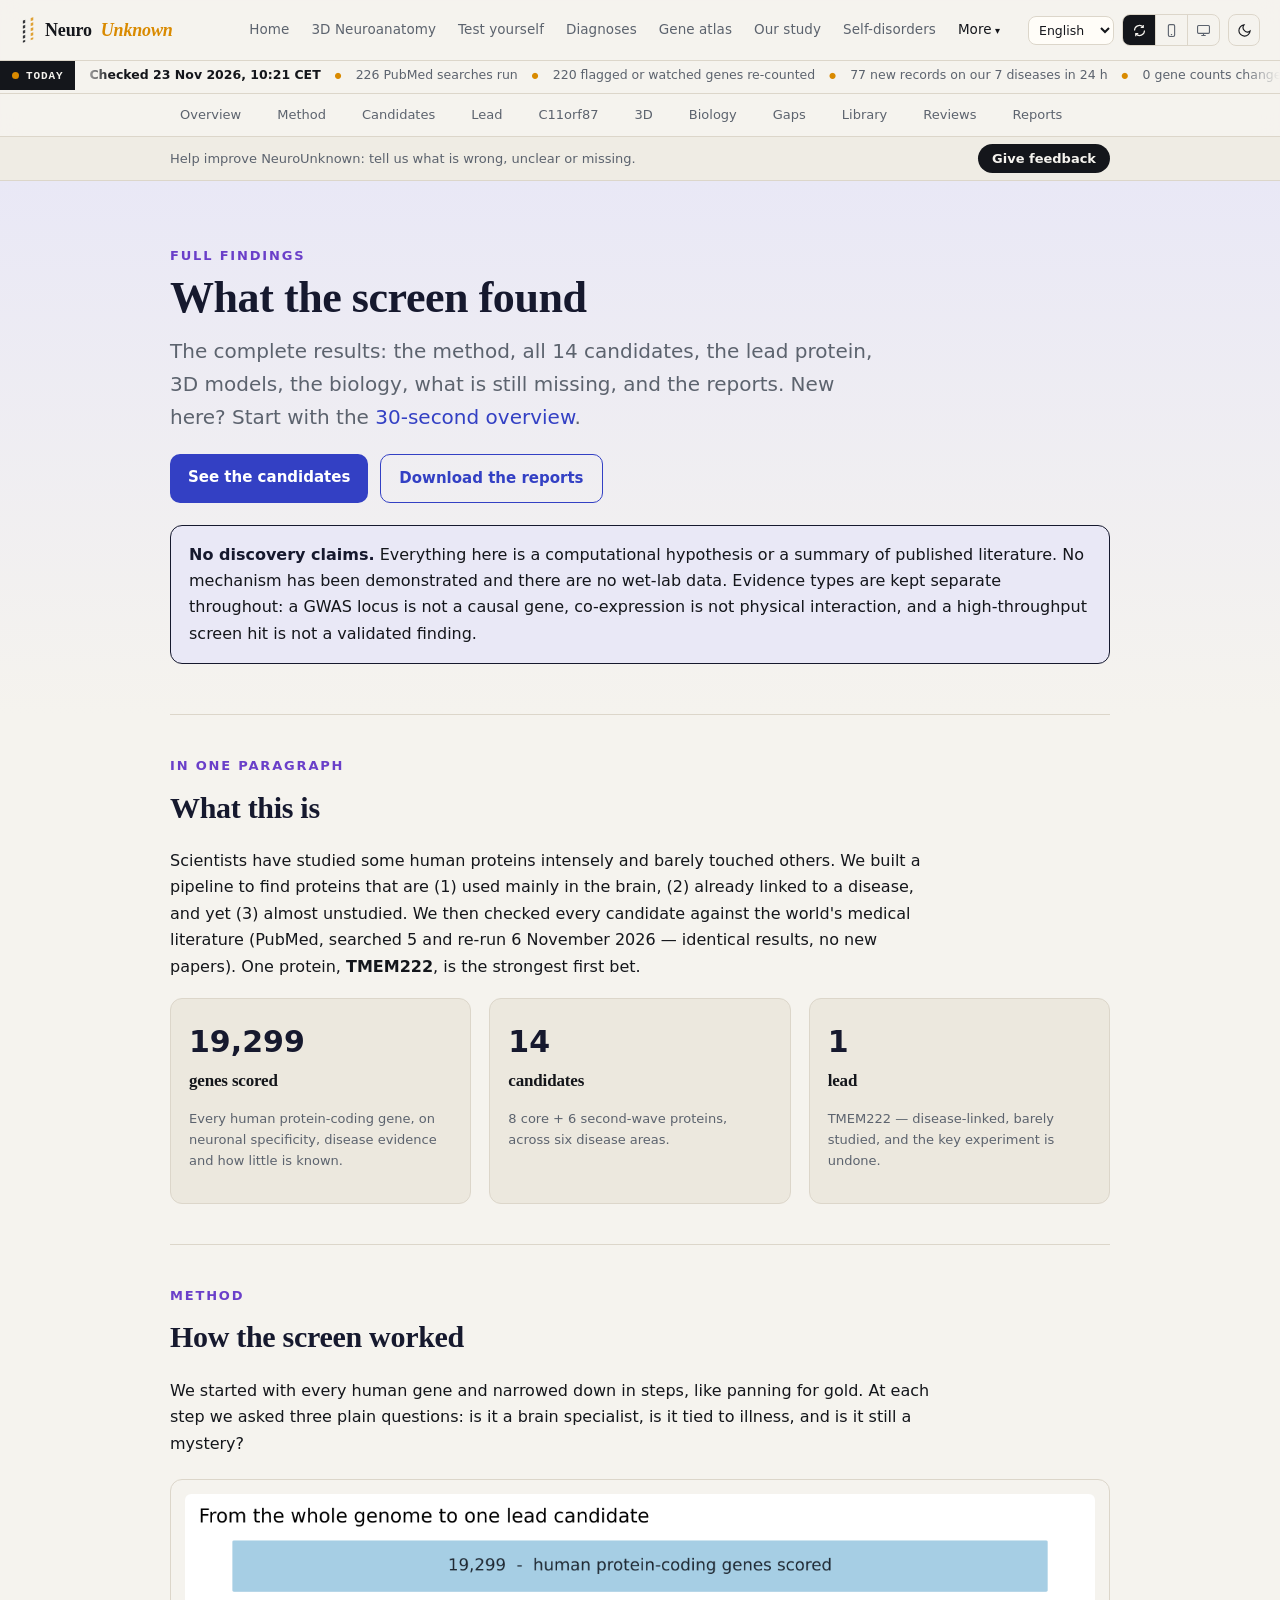
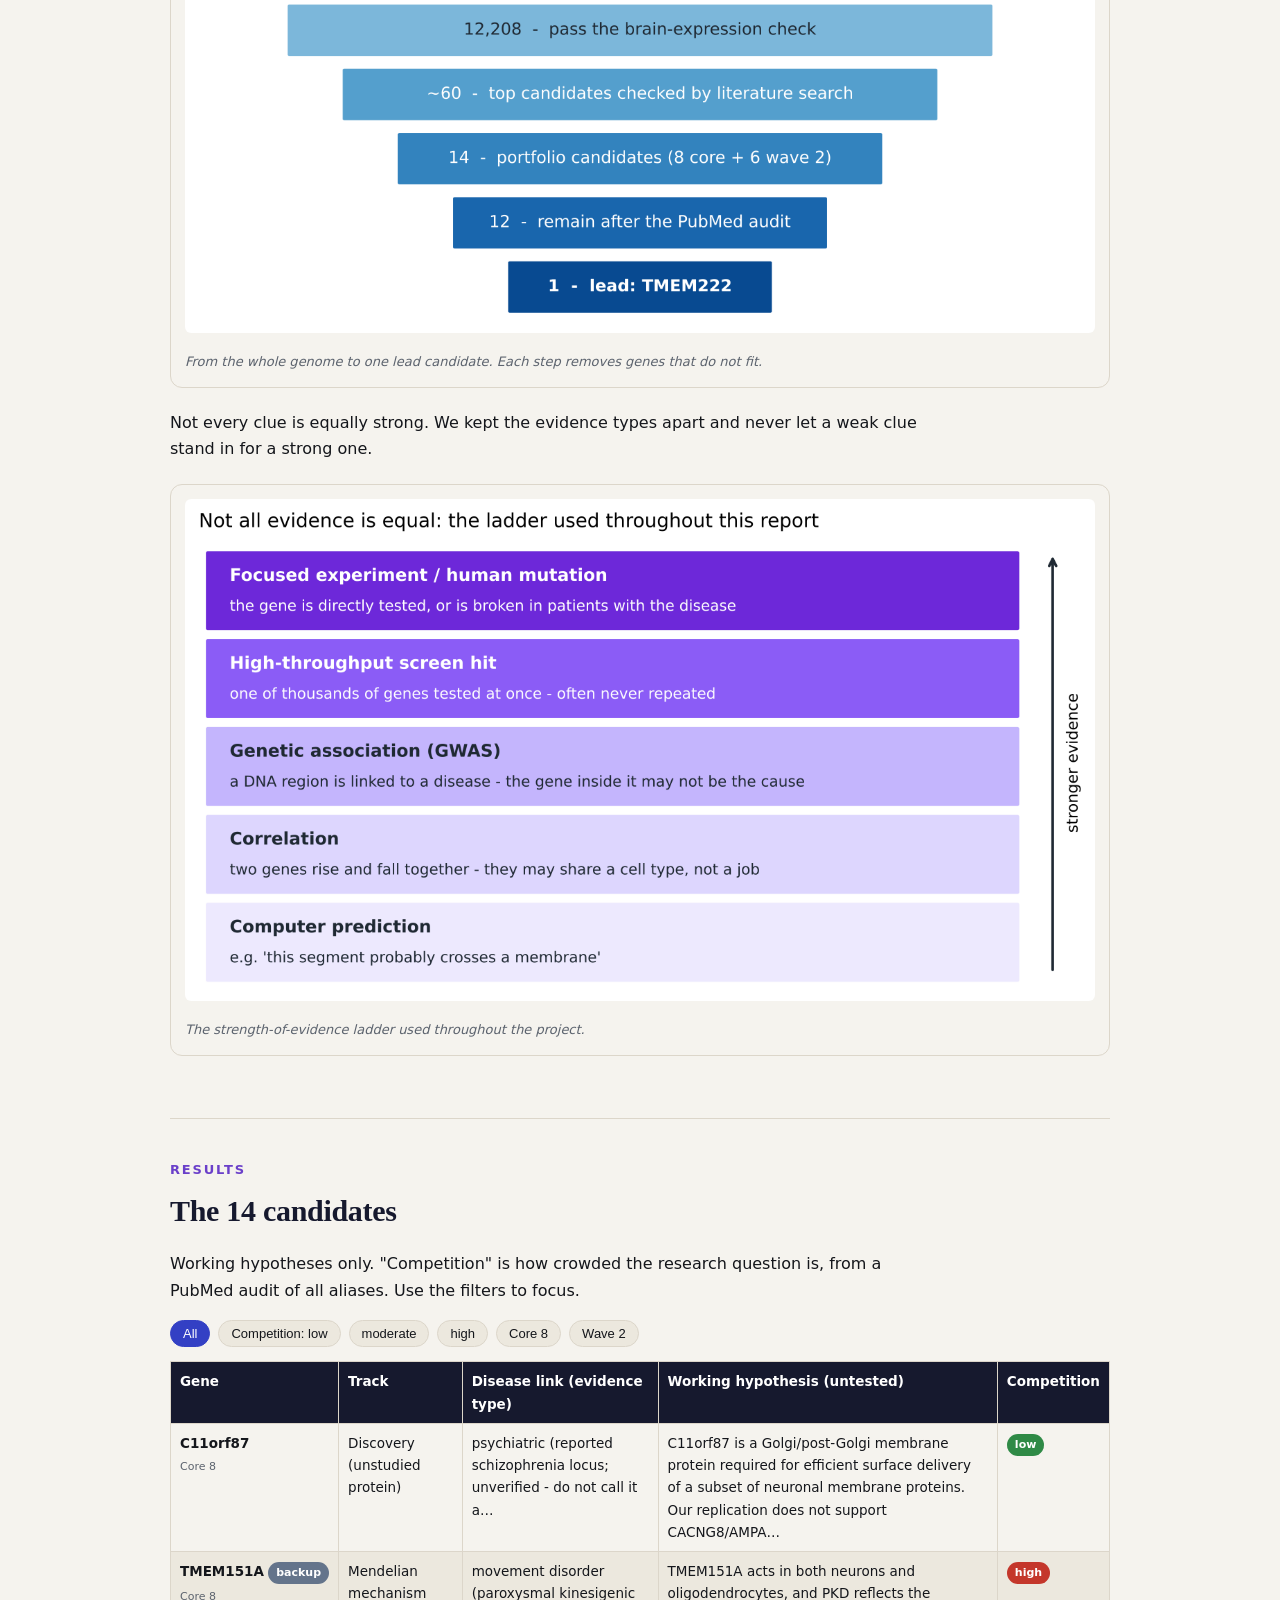
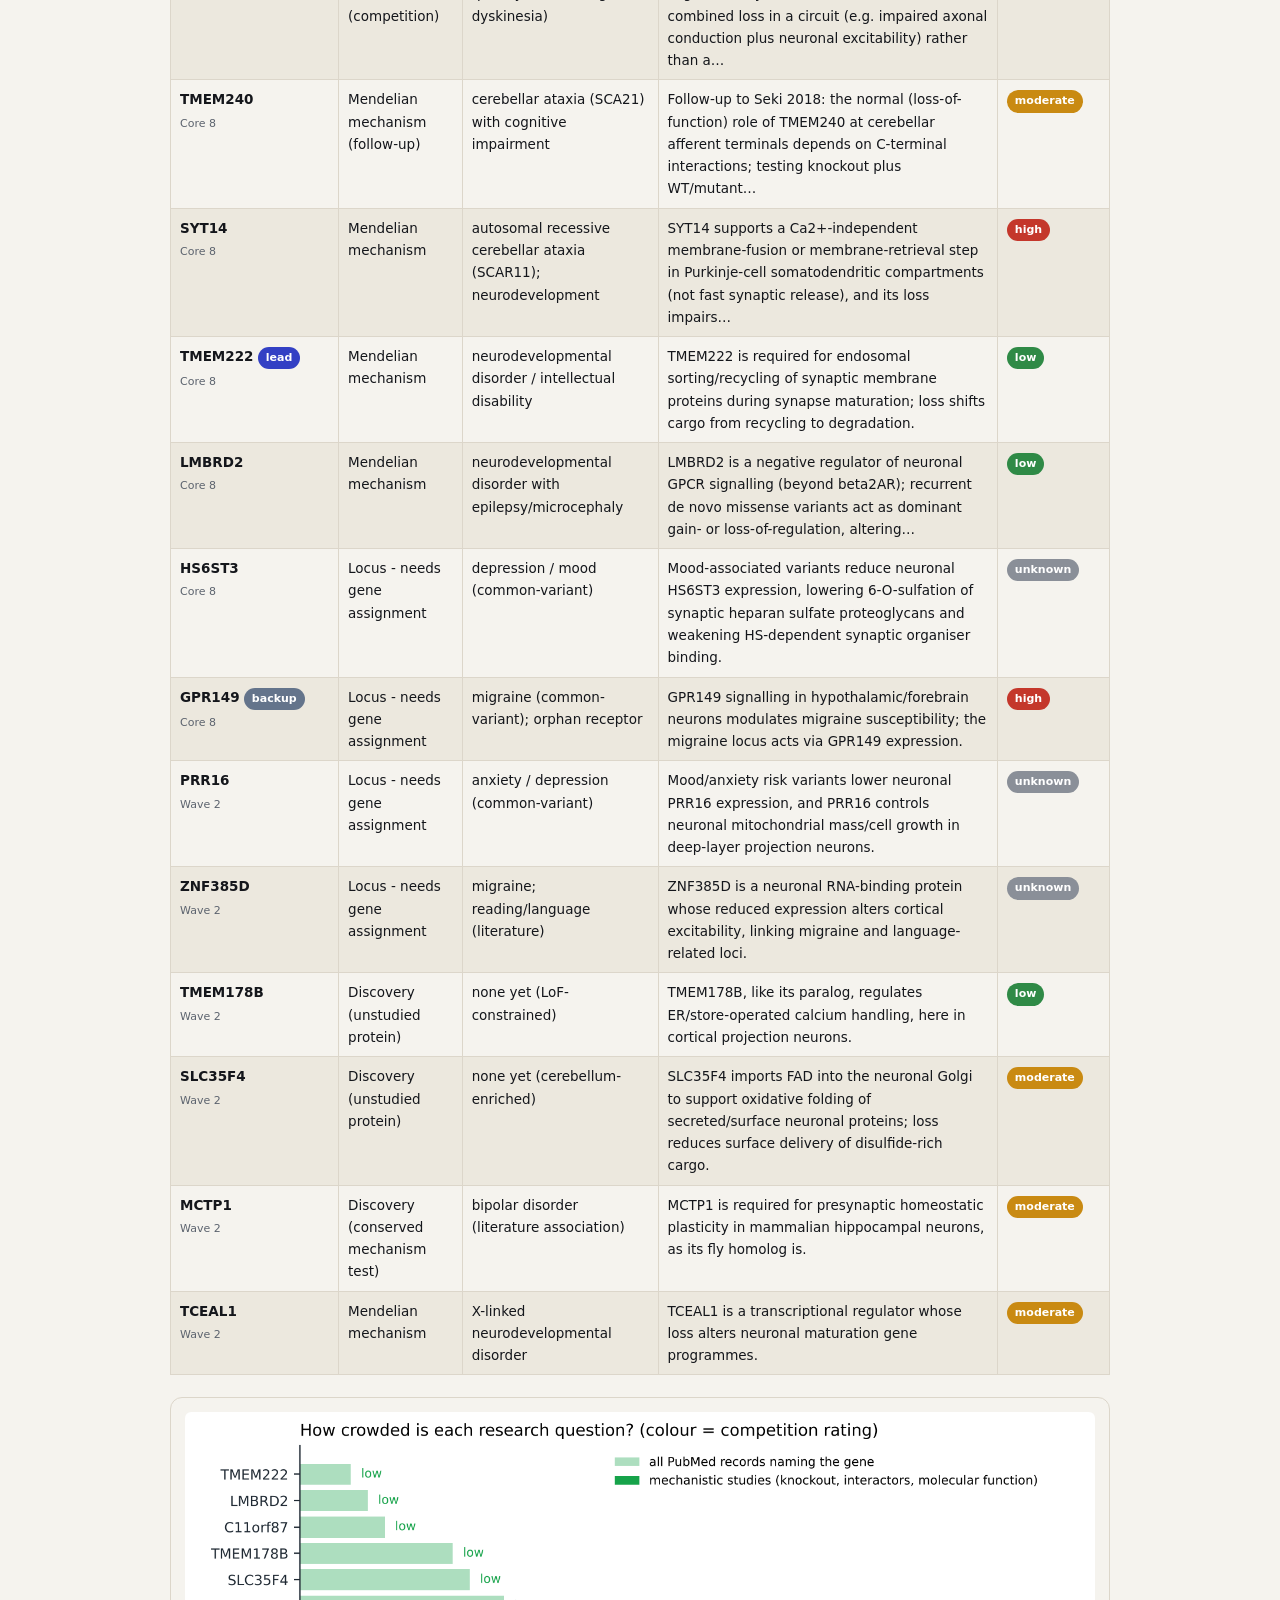
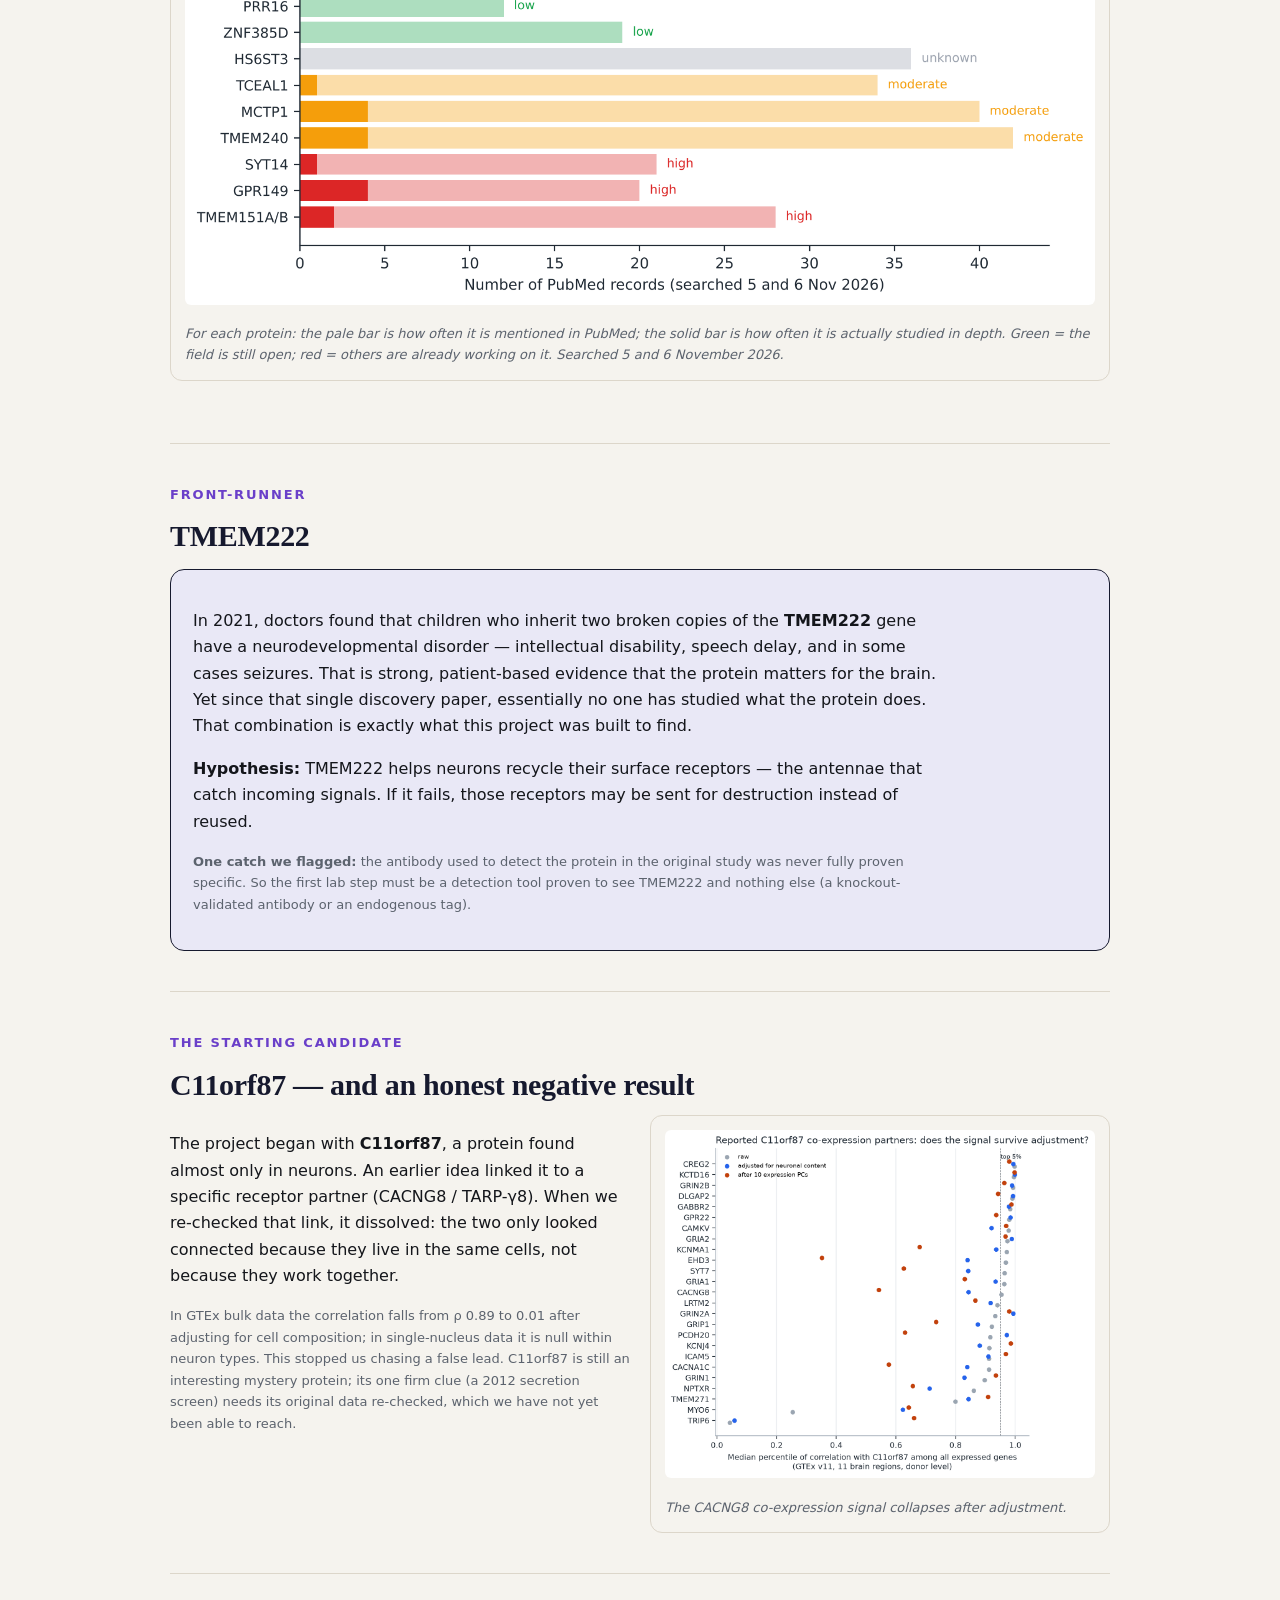
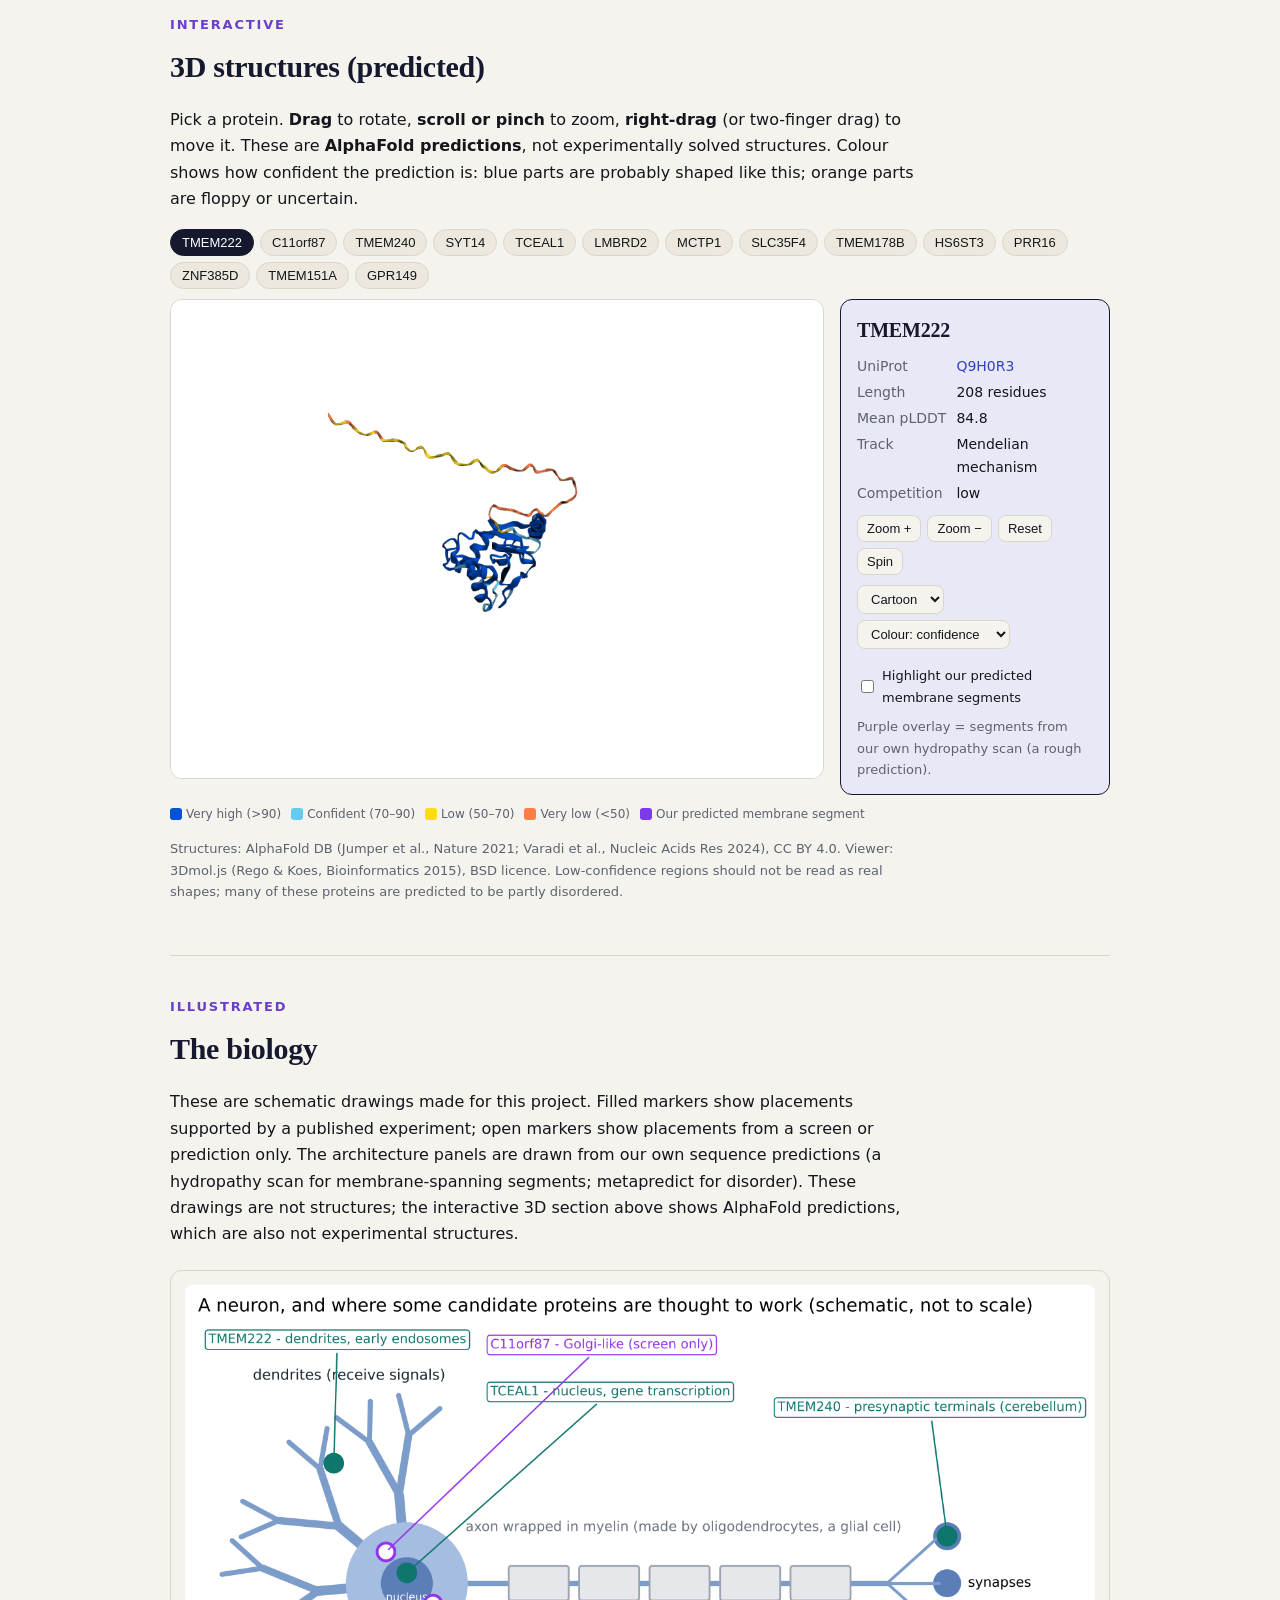
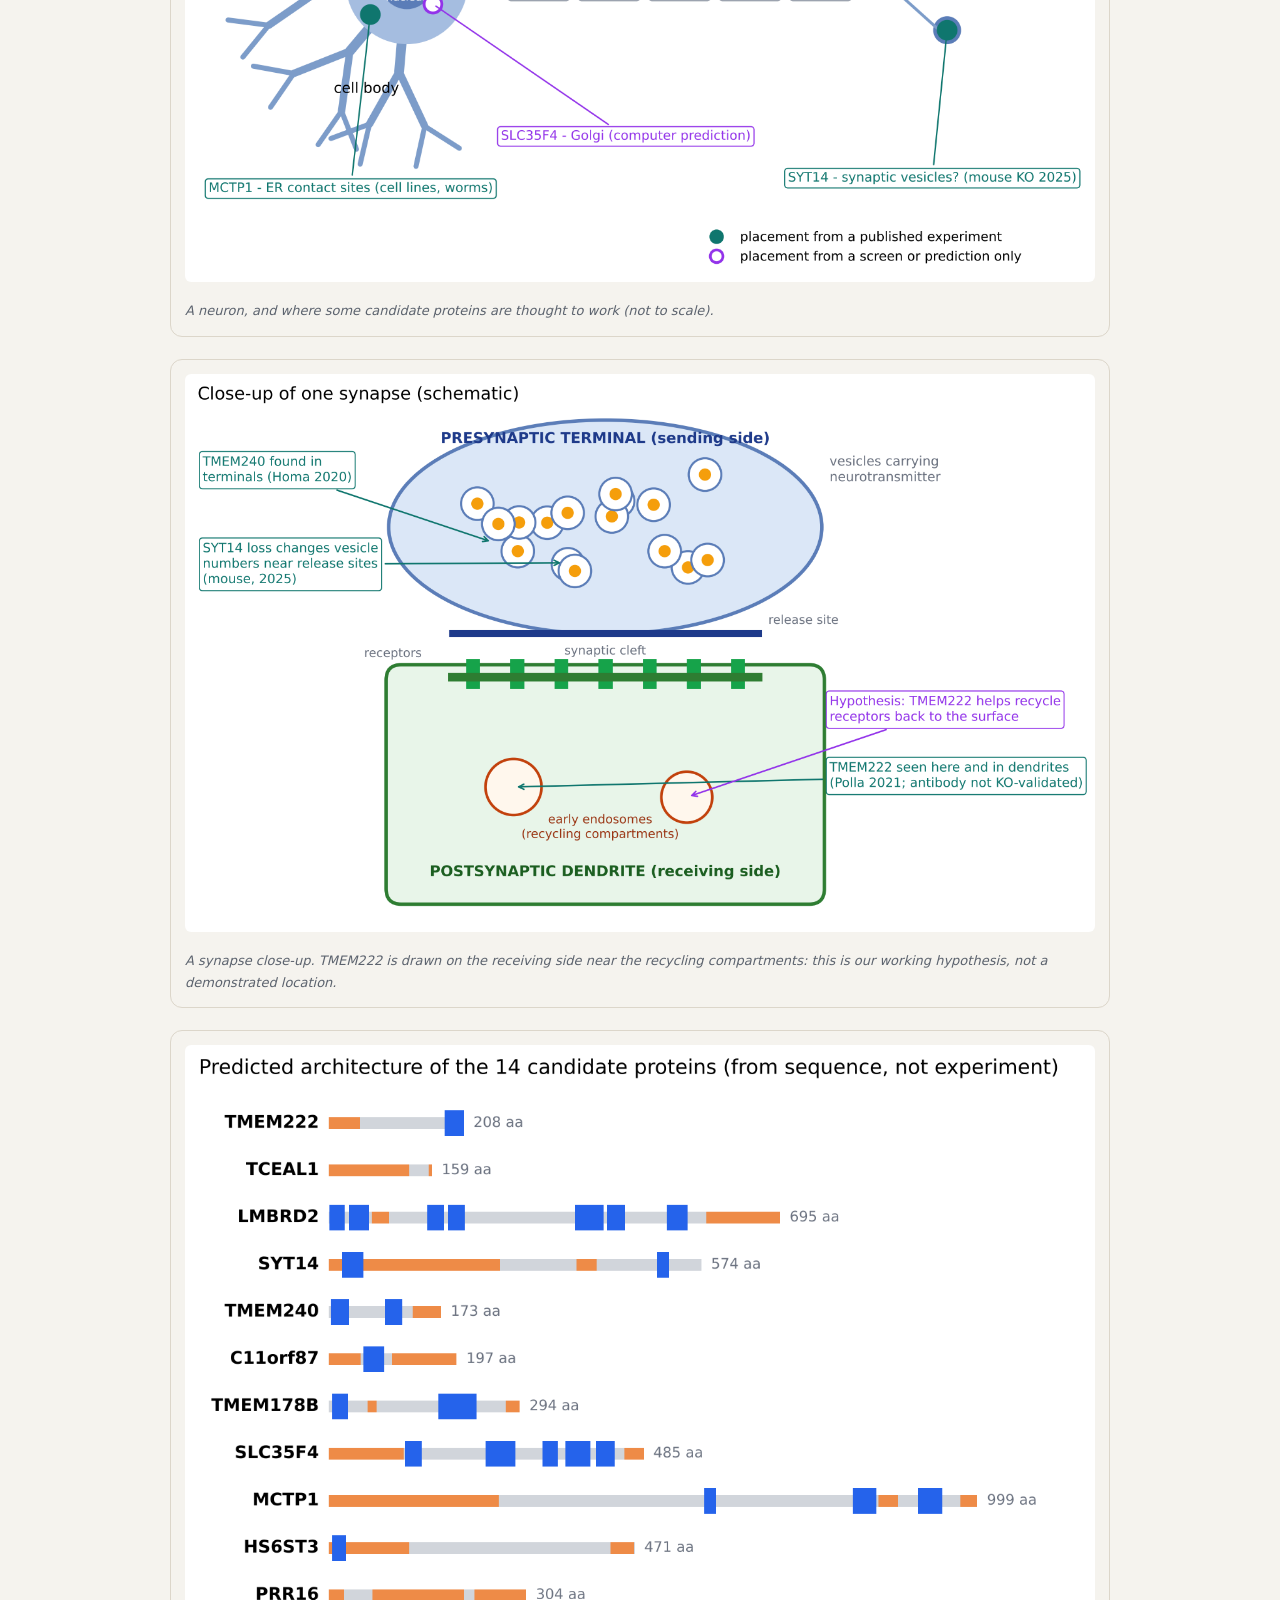
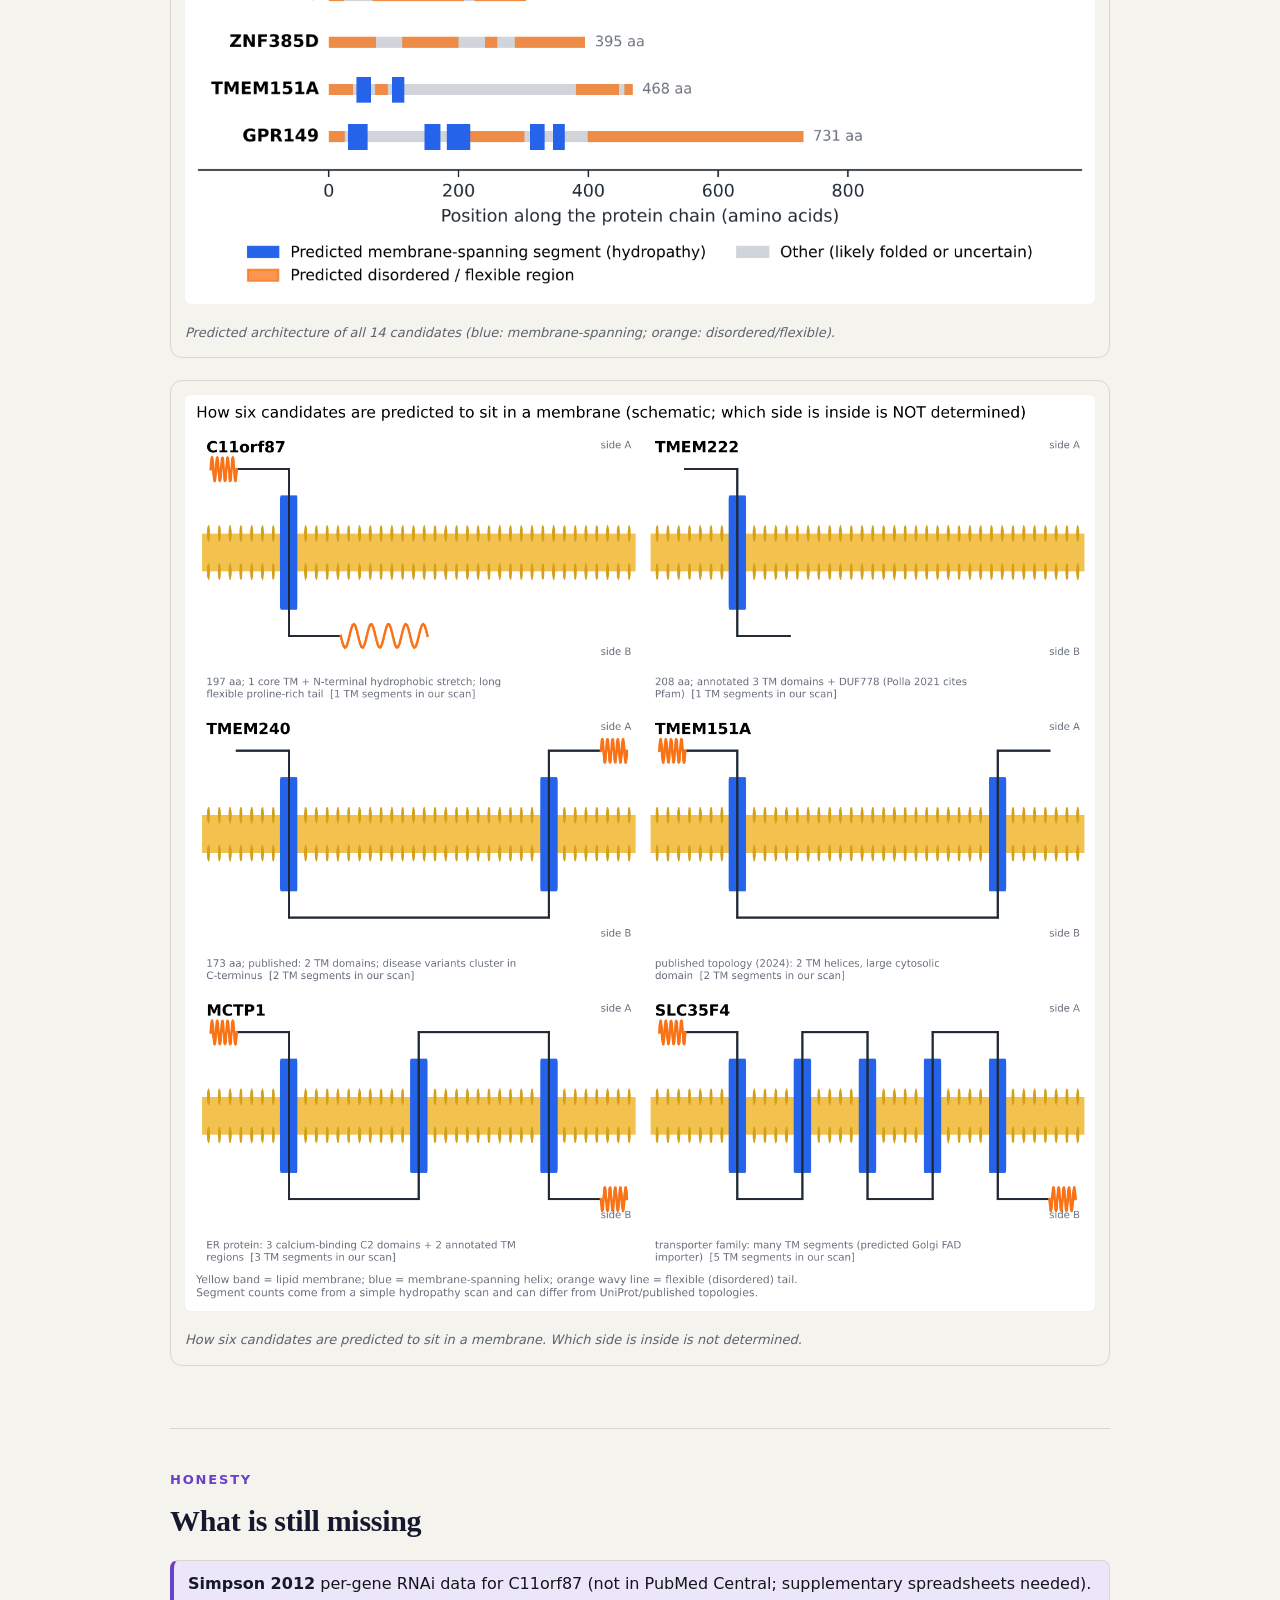
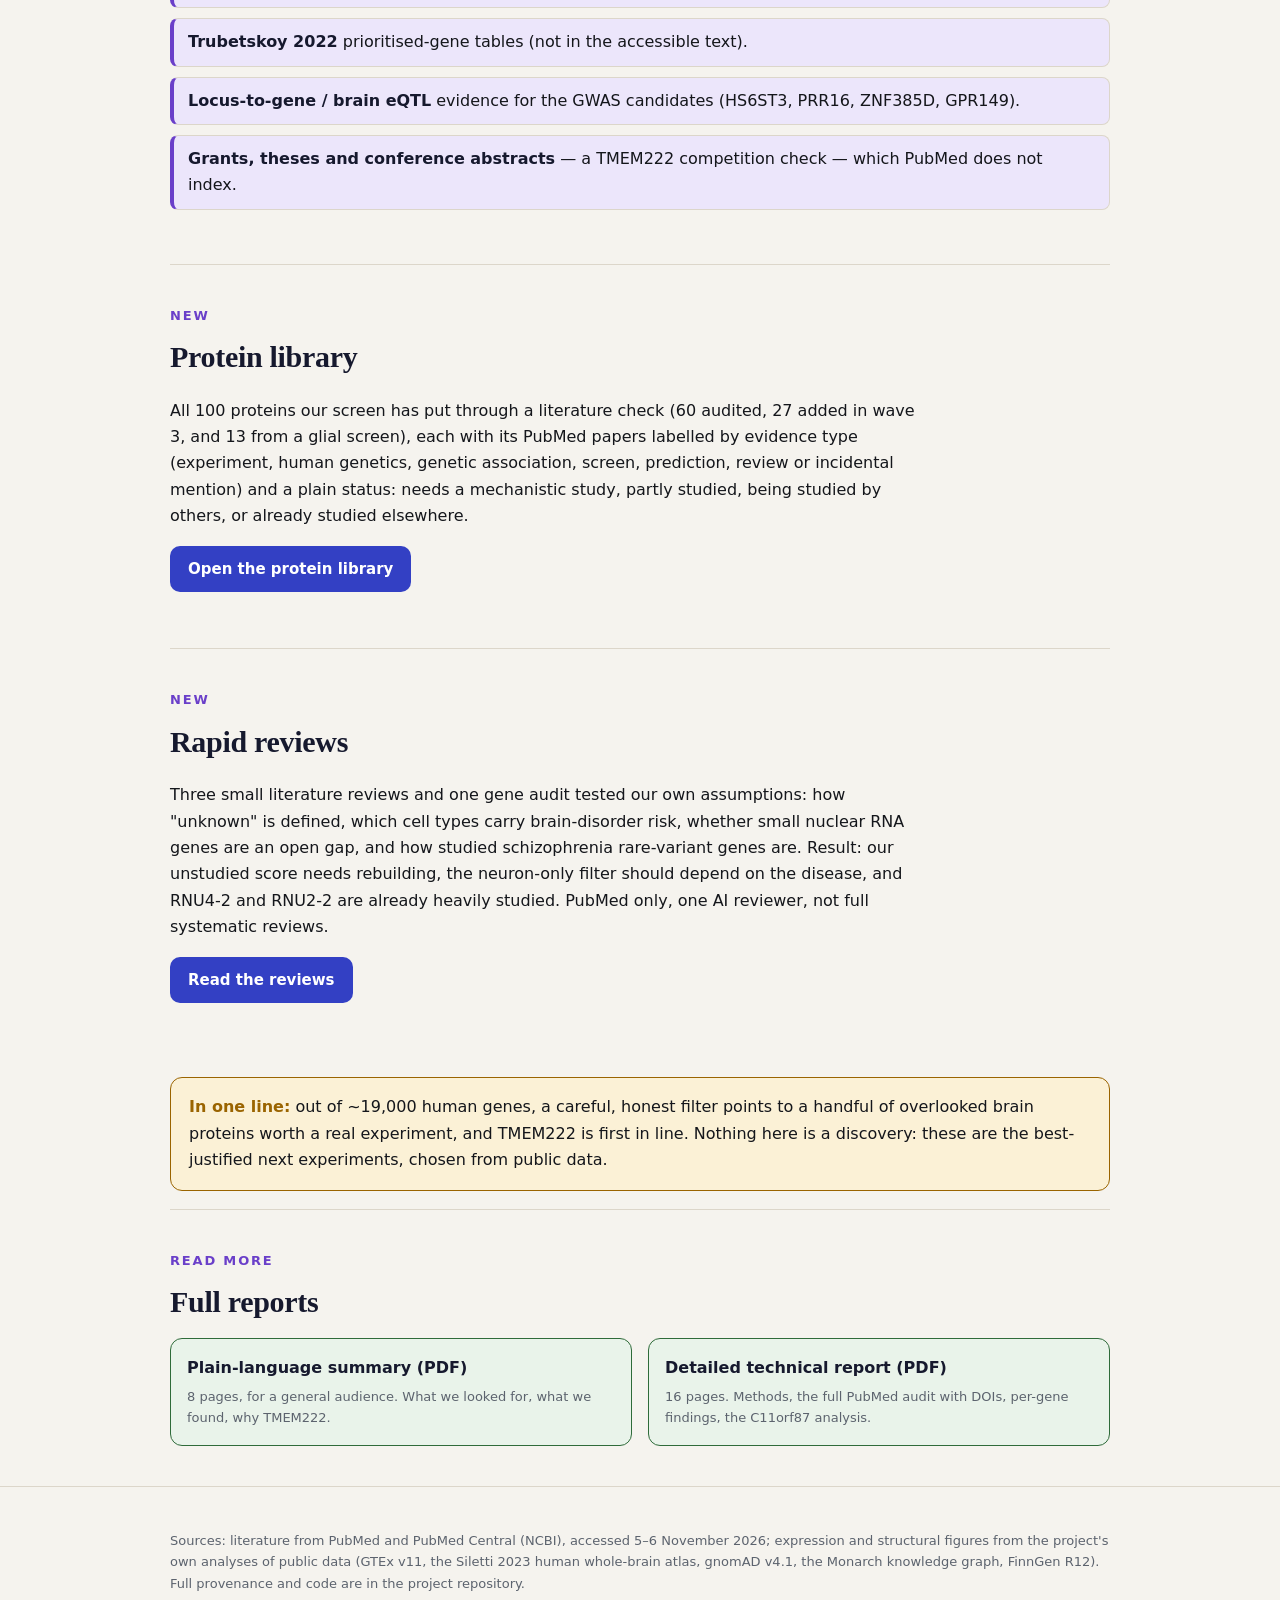
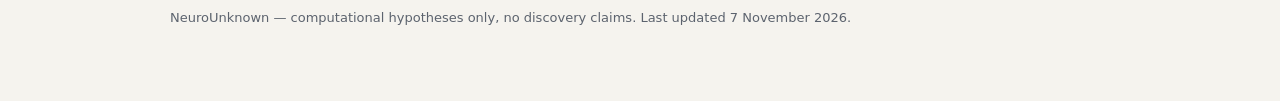
<file: findings.html>
<!DOCTYPE html>
<html lang="en" data-theme="light">
<head>
<meta charset="utf-8">
<meta http-equiv="Content-Security-Policy" content="default-src 'self'; script-src 'self' 'sha256-7PnjrRWuYQiF4g9ni999CuoT4I1fvy2MnAIzaz9/LTA=' 'sha256-VgIPj9hcLHbu1g5BdliWT0k+q7/k/FHCnCkRnh72zu0=' 'sha256-ncgtooppzI/LR7jwjIsdbW2pnDPwsumB0RebNmvJ0pU=' 'sha256-xDuXE1tNlJB5kPgHZwmeImjig1c0Jv0MYWrlbucu/Sw='; style-src 'self' 'unsafe-inline' https://fonts.googleapis.com; font-src 'self' https://fonts.gstatic.com data:; img-src 'self' data: blob:; connect-src 'self'; object-src 'none'; base-uri 'self'; form-action 'none'; worker-src 'self' blob:">
<link rel="icon" href="data:image/svg+xml,%3Csvg xmlns=%27http://www.w3.org/2000/svg%27 viewBox=%270 0 32 32%27%3E%3Crect width=%2732%27 height=%2732%27 rx=%277%27 fill=%27%23060b1d%27/%3E%3Cpath d=%27M9 5c0 8 14 14 14 22M23 5c0 8-14 14-14 22%27 stroke=%27%2393c5fd%27 stroke-width=%273%27 fill=%27none%27/%3E%3C/svg%3E">
<meta name="viewport" content="width=device-width, initial-scale=1">
<title>NeuroUnknown — findings</title>
<meta name="description" content="A reproducible computational screen for poorly characterised, disease-relevant human neuronal proteins. Computational hypotheses only — no discovery claims.">
<style>
:root{
 /* palette matched to the NeuroUnknown PDF reports */
 --bg:#ffffff; --panel:#f3f4f6; --panel2:#eef2ff; --ink:#1f2933; --muted:#6b7280;
 --accent:#1e3a8a; --accent2:#1d4ed8; --line:#d1d5db;
 --violet:#6d28d9; --violet-soft:#ede9fe;
 --note:#fef9c3; --note-line:#a16207; --ok:#f0fdf4; --ok-line:#166534;
 --low:#16a34a; --mod:#f59e0b; --high:#dc2626; --unknown:#9ca3af; --warn:#a16207;
 --maxw:980px;
}
:root[data-theme="dark"]{
 --bg:#0f172a; --panel:#1e293b; --panel2:#1e2a4a; --ink:#e5e7eb; --muted:#9ca3af;
 --accent:#a5b4fc; --accent2:#93c5fd; --line:#334155;
 --violet:#c4b5fd; --violet-soft:#2e1065;
 --note:#3a3410; --note-line:#facc15; --ok:#052e16; --ok-line:#4ade80;
 --low:#22c55e; --mod:#fbbf24; --high:#f87171; --unknown:#9ca3af; --warn:#facc15;
}
*{box-sizing:border-box}
html{scroll-behavior:smooth}
body{margin:0;background:var(--bg);color:var(--ink);
 font:16px/1.65 "DejaVu Sans",Verdana,-apple-system,BlinkMacSystemFont,"Segoe UI",Roboto,Helvetica,Arial,sans-serif;
 -webkit-font-smoothing:antialiased}
a{color:var(--accent2);text-decoration:none}
a:hover{text-decoration:underline}
.wrap{max-width:var(--maxw);margin:0 auto;padding:0 20px}
header.site{position:sticky;top:0;z-index:20;background:color-mix(in srgb,var(--bg) 88%,transparent);
 backdrop-filter:blur(8px);border-bottom:1px solid var(--line)}
header.site .wrap{display:flex;align-items:center;gap:16px;height:56px}
header .brand{font-weight:700;color:var(--accent);letter-spacing:.2px}
header nav{display:flex;gap:16px;margin-left:auto;flex-wrap:wrap}
header nav a{color:var(--muted);font-size:14px}
header nav a:hover{color:var(--ink);text-decoration:none}
.theme-btn{background:none;border:1px solid var(--line);color:var(--muted);border-radius:8px;
 padding:5px 9px;cursor:pointer;font-size:13px}
@media(max-width:640px){
 header.site .wrap{height:auto;flex-wrap:wrap;padding-top:8px;padding-bottom:8px;gap:8px 14px}
 header nav{order:3;width:100%;margin-left:0;gap:14px;padding-bottom:4px}
 .theme-btn{margin-left:auto}
}
.hero{padding:64px 0 28px;background:linear-gradient(180deg,var(--panel2),transparent)}
.hero h1{font-size:clamp(28px,5vw,44px);line-height:1.1;margin:0 0 12px;color:var(--accent)}
.hero p.lead{font-size:clamp(16px,2.4vw,20px);color:var(--muted);max-width:720px;margin:0 0 20px}
.hero .btns{display:flex;gap:12px;flex-wrap:wrap}
.btn{display:inline-block;background:var(--accent2);color:#fff;padding:11px 18px;border-radius:10px;
 font-weight:600;font-size:15px}
.btn:hover{text-decoration:none;filter:brightness(1.07)}
.btn.ghost{background:transparent;color:var(--accent2);border:1px solid var(--accent2)}
.caution{border:1px solid var(--accent);background:var(--panel2);
 border-radius:12px;padding:16px 18px;margin:22px 0;color:var(--ink)}
.caution b{color:var(--accent)}
section{padding:40px 0;border-top:1px solid var(--line)}
section h2{font-size:clamp(22px,3.4vw,30px);color:var(--accent);margin:0 0 6px}
section .kicker{color:var(--violet);font-weight:700;font-size:13px;letter-spacing:.14em;text-transform:uppercase;margin:0 0 6px}
section p{max-width:760px}
.grid{display:grid;gap:18px}
.cards3{grid-template-columns:repeat(auto-fit,minmax(220px,1fr))}
.card{background:var(--panel);border:1px solid var(--line);border-radius:12px;padding:18px}
.card h3{margin:0 0 6px;font-size:17px}
.card .big{font-size:30px;font-weight:800;color:var(--accent)}
figure{margin:22px 0;background:var(--bg);border:1px solid var(--line);border-radius:12px;padding:14px;text-align:center}
figure img{max-width:100%;height:auto;border-radius:6px}
figure figcaption{color:var(--muted);font-size:13px;text-align:left;margin-top:10px;font-style:italic}
.steps{list-style:none;padding:0;margin:14px 0;display:grid;gap:10px}
.steps li{background:var(--violet-soft);border:1px solid var(--line);border-left:4px solid var(--violet);
 border-radius:8px;padding:10px 14px}
.steps li b{color:var(--accent)}
table.data{width:100%;border-collapse:collapse;font-size:13.5px;margin-top:14px;display:block;overflow-x:auto}
table.data th,table.data td{border:1px solid var(--line);padding:8px 9px;text-align:left;vertical-align:top}
table.data th{background:var(--accent);color:#fff;position:sticky;top:0}
table.data tr:nth-child(even) td{background:var(--panel)}
td.gene{white-space:nowrap}
td.hyp{min-width:260px}
.wave{font-size:11px;color:var(--muted)}
.chip{display:inline-block;padding:2px 8px;border-radius:999px;font-size:11px;font-weight:700;color:#fff}
.chip.low{background:var(--low)} .chip.mod{background:var(--mod)}
.chip.high{background:var(--high)} .chip.unknown{background:var(--unknown)}
.chip.lead{background:var(--accent2)} .chip.bkp{background:#64748b}
.filters{display:flex;gap:8px;flex-wrap:wrap;margin-top:16px;align-items:center}
.filters button{border:1px solid var(--line);background:var(--panel);color:var(--ink);border-radius:999px;
 padding:5px 12px;font-size:13px;cursor:pointer}
.filters button.active{background:var(--accent2);color:#fff;border-color:var(--accent2)}
.lead-box{background:var(--panel2);border:1px solid var(--accent);border-radius:14px;padding:22px;margin-top:8px}
.genebar{display:flex;gap:6px;flex-wrap:wrap;margin:16px 0 10px}
.genebar button{border:1px solid var(--line);background:var(--panel);color:var(--ink);border-radius:999px;
 padding:5px 11px;font-size:13px;cursor:pointer}
.genebar button.active{background:var(--accent);color:#fff;border-color:var(--accent)}
.mol-grid{display:grid;grid-template-columns:minmax(0,1fr) 270px;gap:16px}
@media(max-width:820px){.mol-grid{grid-template-columns:1fr}}
#mol{position:relative;width:100%;height:480px;border:1px solid var(--line);border-radius:12px;overflow:hidden;background:var(--bg);touch-action:none}
@media(max-width:820px){#mol{height:380px}}
#molmsg{position:absolute;inset:0;display:flex;align-items:center;justify-content:center;color:var(--muted);font-size:14px;text-align:center;padding:20px;pointer-events:none}
.molinfo{background:var(--panel2);border:1px solid var(--accent);border-radius:12px;padding:14px 16px;font-size:14px}
.molinfo h3{margin:0 0 4px;color:var(--accent);font-size:20px}
.molinfo dl{margin:8px 0;display:grid;grid-template-columns:auto 1fr;gap:3px 10px}
.molinfo dt{color:var(--muted)} .molinfo dd{margin:0}
.ctrls{display:flex;gap:6px;flex-wrap:wrap;margin-top:10px}
.ctrls button,.ctrls select{border:1px solid var(--line);background:var(--bg);color:var(--ink);border-radius:8px;padding:5px 9px;font-size:13px;cursor:pointer}
.ctrls label{font-size:13px;display:flex;align-items:center;gap:5px;margin-top:6px}
.plddt{display:flex;gap:10px;flex-wrap:wrap;font-size:12px;color:var(--muted);margin-top:10px}
.plddt i{display:inline-block;width:12px;height:12px;border-radius:3px;margin-right:4px;vertical-align:-2px}
.note{background:var(--note);border:1px solid var(--note-line);border-radius:12px;padding:16px 18px;margin:18px 0}
.note b{color:var(--note-line)}
.two{display:grid;grid-template-columns:1fr 1fr;gap:20px}
@media(max-width:720px){.two{grid-template-columns:1fr}}
.dl{display:flex;gap:16px;flex-wrap:wrap;margin-top:12px}
.dl a{flex:1 1 260px;display:block;background:var(--ok);border:1px solid var(--ok-line);border-radius:12px;padding:16px}
.dl a:hover{border-color:var(--accent2);text-decoration:none}
.dl b{color:var(--accent);font-size:16px}
.dl span{color:var(--muted);font-size:13px;display:block;margin-top:4px}
footer.site{border-top:1px solid var(--line);padding:30px 0 60px;color:var(--muted);font-size:13px}
footer.site a{color:var(--muted);text-decoration:underline}
.small{font-size:13px;color:var(--muted)}
header .brand:hover{text-decoration:none}
header nav a[aria-current]{color:var(--accent2);font-weight:700}
.progress{height:3px;background:transparent}
.progress i{display:block;height:100%;width:0;background:linear-gradient(90deg,var(--accent2),var(--violet))}
.toc{border-top:1px solid var(--line);overflow-x:auto;scrollbar-width:none}
.toc::-webkit-scrollbar{display:none}
.toc .wrap{display:flex;gap:4px;height:42px;align-items:center;white-space:nowrap}
.toc a{color:var(--muted);font-size:13px;padding:5px 10px;border-radius:999px;transition:background .2s,color .2s}
.toc a:hover{text-decoration:none;color:var(--ink);background:var(--panel)}
.toc a.on{background:var(--accent2);color:#fff}
section{scroll-margin-top:110px}
section,figure,.card,.lead-box{transition:opacity .6s ease,transform .6s ease}
.reveal-pending{opacity:0;transform:translateY(18px)}
.card:hover{transform:translateY(-3px);box-shadow:0 8px 24px rgba(30,58,138,.12)}
.backtop{position:fixed;right:18px;bottom:18px;z-index:30;border:1px solid var(--line);background:var(--bg);color:var(--accent2);
 border-radius:999px;width:44px;height:44px;font-size:18px;cursor:pointer;opacity:0;pointer-events:none;transition:opacity .3s}
.backtop.show{opacity:1;pointer-events:auto}
@media(max-width:640px){.toc .wrap{height:38px}}
@media(prefers-reduced-motion:reduce){html{scroll-behavior:auto}.reveal-pending{opacity:1;transform:none}section,figure,.card,.lead-box{transition:none}}
</style>
<script>
(function(){var d=document.documentElement,t=null,l=null;
 try{t=localStorage.getItem('nu-theme');l=localStorage.getItem('nu-layout');}catch(e){}
 if(t!=='light'&&t!=='dark'){t=(window.matchMedia&&matchMedia('(prefers-color-scheme: dark)').matches)?'dark':'light';}
 d.setAttribute('data-theme',t);
 if(l!=='phone'&&l!=='desktop') l='auto';
 d.setAttribute('data-layout-pref',l);
 var narrow=Math.min(screen.width||9999,window.innerWidth||9999)<=820;
 var eff=l==='auto'?(narrow?'phone':'desktop'):l;
 d.setAttribute('data-layout',eff);
 if(l==='phone'&&!narrow) d.classList.add('frame');
 if(l==='desktop'&&narrow){var m=document.querySelector('meta[name=viewport]'); if(m) m.setAttribute('content','width=1240');}
 var g=null,pl=d.getAttribute('data-page-lang');try{g=localStorage.getItem('nu-lang');}catch(e){}
 if(!/^(de|fr|es|it|ar|zh)$/.test(g||''))g='en';
 if(pl==='en'&&g!=='en'){location.replace('index.'+g+'.html'+location.hash);}
 var L=pl||g; if(L!=='en'){d.classList.add('i18n-wait');d.lang=L==='zh'?'zh-Hans':L;d.dir=L==='ar'?'rtl':'ltr';}
})();
</script>
<meta name="color-scheme" content="light dark">
<meta name="referrer" content="strict-origin-when-cross-origin">
<link rel="preconnect" href="https://fonts.googleapis.com"><link rel="preconnect" href="https://fonts.gstatic.com" crossorigin><link rel="stylesheet" href="https://fonts.googleapis.com/css2?family=Fraunces:opsz,wght@9..144,400;9..144,600;9..144,700&family=Inter:wght@400;500;600;700&family=JetBrains+Mono:wght@400;600&display=swap">
<link rel="stylesheet" href="assets/css/site.css">
<script src="assets/js/i18n.js" defer></script>
</head>
<body>
<header class="site"><div class="wrap hdr">
 <a class="brand notranslate" href="index.html#/"><i class="mark" aria-hidden="true"></i>Neuro<span>Unknown</span></a>
 <nav class="mainnav" aria-label="Site"><a href="index.html#/" data-nav="Home">Home</a><a href="index.html#/atlas" data-nav="3D Neuroanatomy">3D Neuroanatomy</a><a href="index.html#/study" data-nav="Test yourself">Test yourself</a><a href="index.html#/diseases" data-nav="Diagnoses">Diagnoses</a><a href="index.html#/genome" data-nav="Gene atlas">Gene atlas</a><a href="index.html#/screen" data-nav="Our study">Our study</a><a href="index.html#/self" data-nav="Self-disorders">Self-disorders</a></nav><details class="more"><summary data-nav="More" aria-current="page">More</summary><div class="more-menu"><a href="findings.html" data-nav="Findings" aria-current="page">Findings</a><a href="library.html" data-nav="Library">Library</a><a href="reviews.html" data-nav="Reviews">Reviews</a><a href="cite.html" data-nav="Cite & data">Cite & data</a></div></details>
 <div class="hdr-tools"><div class="layout-seg" role="group" aria-label="Page layout"><button type="button" data-layout-set="auto" title="Layout: auto" aria-label="Layout: auto"><svg viewBox="0 0 24 24" width="15" height="15" fill="none" stroke="currentColor" stroke-width="1.8" aria-hidden="true"><path d="M4 12a8 8 0 0 1 13.7-5.6M20 12a8 8 0 0 1-13.7 5.6"/><path d="M18 3v4h-4M6 21v-4h4"/></svg></button><button type="button" data-layout-set="phone" title="Layout: phone" aria-label="Layout: phone"><svg viewBox="0 0 24 24" width="15" height="15" fill="none" stroke="currentColor" stroke-width="1.8" aria-hidden="true"><rect x="7" y="2.5" width="10" height="19" rx="2.2"/><path d="M11 18.5h2"/></svg></button><button type="button" data-layout-set="desktop" title="Layout: desktop" aria-label="Layout: desktop"><svg viewBox="0 0 24 24" width="15" height="15" fill="none" stroke="currentColor" stroke-width="1.8" aria-hidden="true"><rect x="2.5" y="4" width="19" height="12.5" rx="1.6"/><path d="M8.5 20h7M12 16.5V20"/></svg></button></div><button class="theme-btn" id="themeBtn" type="button" aria-label="Switch theme"></button></div>
</div><div class="ticker" id="nuTicker"><a class="tk-live" href="index.html#/">Today</a><div class="tk-track"><div class="tk-run" id="nuTickerRun">Daily literature watch: every day at 12:00 Central European Time we re-check PubMed for our genes and diseases.</div></div></div>
<div class="progress"><i id="progBar"></i></div>
<div class="toc" id="toc"><div class="wrap">
 <a href="#overview">Overview</a><a href="#screen">Method</a><a href="#candidates">Candidates</a><a href="#lead">Lead</a>
 <a href="#c11orf87">C11orf87</a><a href="#structures">3D</a><a href="#biology">Biology</a><a href="#missing">Gaps</a>
 <a href="#library">Library</a><a href="#reviews">Reviews</a><a href="#downloads">Reports</a>
</div></div>
</header><div class="fb-bar" id="nuFb"><div class="wrap fb-row"><span class="fb-t">Help improve NeuroUnknown: tell us what is wrong, unclear or missing.</span><button type="button" class="fb-btn" id="fbOpen" aria-expanded="false" aria-controls="fbPanel">Give feedback</button></div><div class="wrap fb-panel" id="fbPanel" hidden><label class="fb-l" for="fbText">Your feedback</label><textarea id="fbText" rows="4" maxlength="2000" placeholder="What is wrong, unclear or missing? If something is incorrect, what should it say (with a source if you have one)?"></textarea><div class="fb-sel"><label class="fb-l">How useful is this page? <select id="fbRate"><option value="">Choose</option><option>5 - Very useful</option><option>4 - Useful</option><option>3 - OK</option><option>2 - Not very useful</option><option>1 - Not useful</option></select></label><label class="fb-l">You are (optional) <select id="fbRole"><option value="">Choose</option><option>Medical student</option><option>Physician</option><option>Researcher</option><option>Other student</option><option>Patient or family member</option><option>Other</option></select></label></div><p class="fb-note">Your feedback opens as a <b>public</b> GitHub issue (a free GitHub account is needed); you can review it before posting. Please do not include personal, health or patient information.</p><div class="fb-act"><button type="button" class="fb-btn" id="fbSend">Continue on GitHub &rarr;</button><button type="button" class="fb-x" id="fbCancel">Cancel</button></div></div></div>

<div class="hero"><div class="wrap">
 <p class="kicker" style="color:var(--violet);font-weight:700;font-size:13px;letter-spacing:.14em;text-transform:uppercase;margin:0 0 8px">Full findings</p>
 <h1>What the screen found</h1>
 <p class="lead">The complete results: the method, all 14 candidates, the lead protein, 3D models, the biology, what is
 still missing, and the reports. New here? Start with the <a href="index.html">30-second overview</a>.</p>
 <div class="btns">
  <a class="btn" href="#candidates">See the candidates</a>
  <a class="btn ghost" href="#downloads">Download the reports</a>
 </div>
 <div class="caution">
  <b>No discovery claims.</b> Everything here is a computational hypothesis or a summary of published
  literature. No mechanism has been demonstrated and there are no wet-lab data. Evidence types are kept
  separate throughout: a GWAS locus is not a causal gene, co-expression is not physical interaction, and a
  high-throughput screen hit is not a validated finding.
 </div>
</div></div>

<main class="wrap">

<section id="overview">
 <p class="kicker">In one paragraph</p>
 <h2>What this is</h2>
 <p>Scientists have studied some human proteins intensely and barely touched others. We built a pipeline to
 find proteins that are (1) used mainly in the brain, (2) already linked to a disease, and yet (3) almost
 unstudied. We then checked every candidate against the world's medical literature (PubMed, searched 5 and
 re-run 6 November 2026 — identical results, no new papers). One protein, <b>TMEM222</b>, is the strongest
 first bet.</p>
 <div class="grid cards3" style="margin-top:18px">
  <div class="card"><div class="big">19,299</div><h3>genes scored</h3><p class="small">Every human protein-coding gene, on neuronal specificity, disease evidence and how little is known.</p></div>
  <div class="card"><div class="big">14</div><h3>candidates</h3><p class="small">8 core + 6 second-wave proteins, across six disease areas.</p></div>
  <div class="card"><div class="big">1</div><h3>lead</h3><p class="small">TMEM222 — disease-linked, barely studied, and the key experiment is undone.</p></div>
 </div>
</section>

<section id="screen">
 <p class="kicker">Method</p>
 <h2>How the screen worked</h2>
 <p>We started with every human gene and narrowed down in steps, like panning for gold. At each step we asked
 three plain questions: is it a brain specialist, is it tied to illness, and is it still a mystery?</p>
 <figure><img src="assets/figures/fig_funnel.png" alt="Funnel from 19,299 genes to one lead candidate">
  <figcaption>From the whole genome to one lead candidate. Each step removes genes that do not fit.</figcaption></figure>
 <p>Not every clue is equally strong. We kept the evidence types apart and never let a weak clue stand in for a
 strong one.</p>
 <figure><img src="assets/figures/fig_evidence_ladder.png" alt="Strength-of-evidence ladder">
  <figcaption>The strength-of-evidence ladder used throughout the project.</figcaption></figure>
</section>

<section id="candidates">
 <p class="kicker">Results</p>
 <h2>The 14 candidates</h2>
 <p>Working hypotheses only. "Competition" is how crowded the research question is, from a PubMed audit of all
 aliases. Use the filters to focus.</p>
 <div class="filters" id="filters">
  <button data-f="all" class="active">All</button>
  <button data-f="low">Competition: low</button>
  <button data-f="mod">moderate</button>
  <button data-f="high">high</button>
  <button data-f="Core 8">Core 8</button>
  <button data-f="Wave 2">Wave 2</button>
 </div>
 <table class="data" id="candTable">
  <thead><tr><th>Gene</th><th>Track</th><th>Disease link (evidence type)</th><th>Working hypothesis (untested)</th><th>Competition</th></tr></thead>
  <tbody>
<tr data-comp="low" data-wave="Core 8">
  <td class="gene"><b>C11orf87</b><br><span class="wave">Core 8</span></td>
  <td>Discovery (unstudied protein)</td>
  <td>psychiatric (reported schizophrenia locus; unverified - do not call it a…</td>
  <td class="hyp">C11orf87 is a Golgi/post-Golgi membrane protein required for efficient surface delivery of a subset of neuronal membrane proteins. Our replication does not support CACNG8/AMPA…</td>
  <td><span class="chip low">low</span></td>
</tr>
<tr data-comp="high" data-wave="Core 8">
  <td class="gene"><b>TMEM151A</b> <span class="chip bkp">backup</span><br><span class="wave">Core 8</span></td>
  <td>Mendelian mechanism (competition)</td>
  <td>movement disorder (paroxysmal kinesigenic dyskinesia)</td>
  <td class="hyp">TMEM151A acts in both neurons and oligodendrocytes, and PKD reflects the combined loss in a circuit (e.g. impaired axonal conduction plus neuronal excitability) rather than a…</td>
  <td><span class="chip high">high</span></td>
</tr>
<tr data-comp="mod" data-wave="Core 8">
  <td class="gene"><b>TMEM240</b><br><span class="wave">Core 8</span></td>
  <td>Mendelian mechanism (follow-up)</td>
  <td>cerebellar ataxia (SCA21) with cognitive impairment</td>
  <td class="hyp">Follow-up to Seki 2018: the normal (loss-of-function) role of TMEM240 at cerebellar afferent terminals depends on C-terminal interactions; testing knockout plus WT/mutant…</td>
  <td><span class="chip mod">moderate</span></td>
</tr>
<tr data-comp="high" data-wave="Core 8">
  <td class="gene"><b>SYT14</b><br><span class="wave">Core 8</span></td>
  <td>Mendelian mechanism</td>
  <td>autosomal recessive cerebellar ataxia (SCAR11); neurodevelopment</td>
  <td class="hyp">SYT14 supports a Ca2+-independent membrane-fusion or membrane-retrieval step in Purkinje-cell somatodendritic compartments (not fast synaptic release), and its loss impairs…</td>
  <td><span class="chip high">high</span></td>
</tr>
<tr data-comp="low" data-wave="Core 8">
  <td class="gene"><b>TMEM222</b> <span class="chip lead">lead</span><br><span class="wave">Core 8</span></td>
  <td>Mendelian mechanism</td>
  <td>neurodevelopmental disorder / intellectual disability</td>
  <td class="hyp">TMEM222 is required for endosomal sorting/recycling of synaptic membrane proteins during synapse maturation; loss shifts cargo from recycling to degradation.</td>
  <td><span class="chip low">low</span></td>
</tr>
<tr data-comp="low" data-wave="Core 8">
  <td class="gene"><b>LMBRD2</b><br><span class="wave">Core 8</span></td>
  <td>Mendelian mechanism</td>
  <td>neurodevelopmental disorder with epilepsy/microcephaly</td>
  <td class="hyp">LMBRD2 is a negative regulator of neuronal GPCR signalling (beyond beta2AR); recurrent de novo missense variants act as dominant gain- or loss-of-regulation, altering…</td>
  <td><span class="chip low">low</span></td>
</tr>
<tr data-comp="unknown" data-wave="Core 8">
  <td class="gene"><b>HS6ST3</b><br><span class="wave">Core 8</span></td>
  <td>Locus - needs gene assignment</td>
  <td>depression / mood (common-variant)</td>
  <td class="hyp">Mood-associated variants reduce neuronal HS6ST3 expression, lowering 6-O-sulfation of synaptic heparan sulfate proteoglycans and weakening HS-dependent synaptic organiser binding.</td>
  <td><span class="chip unknown">unknown</span></td>
</tr>
<tr data-comp="high" data-wave="Core 8">
  <td class="gene"><b>GPR149</b> <span class="chip bkp">backup</span><br><span class="wave">Core 8</span></td>
  <td>Locus - needs gene assignment</td>
  <td>migraine (common-variant); orphan receptor</td>
  <td class="hyp">GPR149 signalling in hypothalamic/forebrain neurons modulates migraine susceptibility; the migraine locus acts via GPR149 expression.</td>
  <td><span class="chip high">high</span></td>
</tr>
<tr data-comp="unknown" data-wave="Wave 2">
  <td class="gene"><b>PRR16</b><br><span class="wave">Wave 2</span></td>
  <td>Locus - needs gene assignment</td>
  <td>anxiety / depression (common-variant)</td>
  <td class="hyp">Mood/anxiety risk variants lower neuronal PRR16 expression, and PRR16 controls neuronal mitochondrial mass/cell growth in deep-layer projection neurons.</td>
  <td><span class="chip unknown">unknown</span></td>
</tr>
<tr data-comp="unknown" data-wave="Wave 2">
  <td class="gene"><b>ZNF385D</b><br><span class="wave">Wave 2</span></td>
  <td>Locus - needs gene assignment</td>
  <td>migraine; reading/language (literature)</td>
  <td class="hyp">ZNF385D is a neuronal RNA-binding protein whose reduced expression alters cortical excitability, linking migraine and language-related loci.</td>
  <td><span class="chip unknown">unknown</span></td>
</tr>
<tr data-comp="low" data-wave="Wave 2">
  <td class="gene"><b>TMEM178B</b><br><span class="wave">Wave 2</span></td>
  <td>Discovery (unstudied protein)</td>
  <td>none yet (LoF-constrained)</td>
  <td class="hyp">TMEM178B, like its paralog, regulates ER/store-operated calcium handling, here in cortical projection neurons.</td>
  <td><span class="chip low">low</span></td>
</tr>
<tr data-comp="mod" data-wave="Wave 2">
  <td class="gene"><b>SLC35F4</b><br><span class="wave">Wave 2</span></td>
  <td>Discovery (unstudied protein)</td>
  <td>none yet (cerebellum-enriched)</td>
  <td class="hyp">SLC35F4 imports FAD into the neuronal Golgi to support oxidative folding of secreted/surface neuronal proteins; loss reduces surface delivery of disulfide-rich cargo.</td>
  <td><span class="chip mod">moderate</span></td>
</tr>
<tr data-comp="mod" data-wave="Wave 2">
  <td class="gene"><b>MCTP1</b><br><span class="wave">Wave 2</span></td>
  <td>Discovery (conserved mechanism test)</td>
  <td>bipolar disorder (literature association)</td>
  <td class="hyp">MCTP1 is required for presynaptic homeostatic plasticity in mammalian hippocampal neurons, as its fly homolog is.</td>
  <td><span class="chip mod">moderate</span></td>
</tr>
<tr data-comp="mod" data-wave="Wave 2">
  <td class="gene"><b>TCEAL1</b><br><span class="wave">Wave 2</span></td>
  <td>Mendelian mechanism</td>
  <td>X-linked neurodevelopmental disorder</td>
  <td class="hyp">TCEAL1 is a transcriptional regulator whose loss alters neuronal maturation gene programmes.</td>
  <td><span class="chip mod">moderate</span></td>
</tr>
  </tbody>
 </table>
 <figure><img src="assets/figures/fig_competition.png" alt="PubMed records per gene, by competition rating">
  <figcaption>For each protein: the pale bar is how often it is mentioned in PubMed; the solid bar is how often
  it is actually studied in depth. Green = the field is still open; red = others are already working on it.
  Searched 5 and 6 November 2026.</figcaption></figure>
</section>

<section id="lead">
 <p class="kicker">Front-runner</p>
 <h2>TMEM222</h2>
 <div class="lead-box">
  <p>In 2021, doctors found that children who inherit two broken copies of the <b>TMEM222</b> gene have a
  neurodevelopmental disorder — intellectual disability, speech delay, and in some cases seizures. That is
  strong, patient-based evidence that the protein matters for the brain. Yet since that single discovery paper,
  essentially no one has studied what the protein does. That combination is exactly what this project was built
  to find.</p>
  <p><b>Hypothesis:</b> TMEM222 helps neurons recycle their surface receptors — the antennae that catch incoming
  signals. If it fails, those receptors may be sent for destruction instead of reused.</p>
  <p class="small"><b>One catch we flagged:</b> the antibody used to detect the protein in the original study was
  never fully proven specific. So the first lab step must be a detection tool proven to see TMEM222 and nothing
  else (a knockout-validated antibody or an endogenous tag).</p>
 </div>
</section>

<section id="c11orf87">
 <p class="kicker">The starting candidate</p>
 <h2>C11orf87 — and an honest negative result</h2>
 <div class="two">
  <div>
   <p>The project began with <b>C11orf87</b>, a protein found almost only in neurons. An earlier idea linked it
   to a specific receptor partner (CACNG8 / TARP-γ8). When we re-checked that link, it dissolved: the two only
   looked connected because they live in the same cells, not because they work together.</p>
   <p class="small">In GTEx bulk data the correlation falls from ρ 0.89 to 0.01 after adjusting for cell
   composition; in single-nucleus data it is null within neuron types. This stopped us chasing a false lead.
   C11orf87 is still an interesting mystery protein; its one firm clue (a 2012 secretion screen) needs its
   original data re-checked, which we have not yet been able to reach.</p>
  </div>
  <figure style="margin:0"><img src="assets/figures/fig3_c11orf87_coexpression_replication.png" alt="C11orf87 co-expression collapses after adjustment">
   <figcaption>The CACNG8 co-expression signal collapses after adjustment.</figcaption></figure>
 </div>
</section>

<section id="structures">
 <p class="kicker">Interactive</p>
 <h2>3D structures (predicted)</h2>
 <p>Pick a protein. <b>Drag</b> to rotate, <b>scroll or pinch</b> to zoom, <b>right-drag</b> (or two-finger drag) to move it.
 These are <b>AlphaFold predictions</b>, not experimentally solved structures. Colour shows how confident the prediction
 is: blue parts are probably shaped like this; orange parts are floppy or uncertain.</p>
 <div class="genebar" id="genebar"></div>
 <div class="mol-grid">
  <div id="mol"><div id="molmsg">Loading 3D viewer…</div></div>
  <aside class="molinfo" id="molinfo">
   <h3 id="mi-gene">–</h3>
   <dl>
    <dt>UniProt</dt><dd id="mi-uni">–</dd>
    <dt>Length</dt><dd id="mi-len">–</dd>
    <dt>Mean pLDDT</dt><dd id="mi-pl">–</dd>
    <dt>Track</dt><dd id="mi-track">–</dd>
    <dt>Competition</dt><dd id="mi-comp">–</dd>
   </dl>
   <div class="ctrls">
    <button id="b-zin" title="Zoom in">Zoom +</button>
    <button id="b-zout" title="Zoom out">Zoom −</button>
    <button id="b-reset">Reset</button>
    <button id="b-spin">Spin</button>
   </div>
   <div class="ctrls">
    <select id="s-style" aria-label="Style">
     <option value="cartoon">Cartoon</option>
     <option value="surface">Surface</option>
     <option value="stick">Sticks</option>
    </select>
    <select id="s-color" aria-label="Colour">
     <option value="plddt">Colour: confidence</option>
     <option value="rainbow">Colour: start → end</option>
    </select>
   </div>
   <div class="ctrls"><label id="tm-wrap"><input type="checkbox" id="c-tm"> Highlight our predicted membrane segments</label></div>
   <p class="small" id="mi-note" style="margin:8px 0 0"></p>
  </aside>
 </div>
 <div class="plddt">
  <span><i style="background:#0053D6"></i>Very high (&gt;90)</span>
  <span><i style="background:#65CBF3"></i>Confident (70–90)</span>
  <span><i style="background:#FFDB13"></i>Low (50–70)</span>
  <span><i style="background:#FF7D45"></i>Very low (&lt;50)</span>
  <span><i style="background:#7c3aed"></i>Our predicted membrane segment</span>
 </div>
 <p class="small">Structures: AlphaFold DB (Jumper et al., Nature 2021; Varadi et al., Nucleic Acids Res 2024), CC BY 4.0.
 Viewer: 3Dmol.js (Rego &amp; Koes, Bioinformatics 2015), BSD licence.
 Low-confidence regions should not be read as real shapes; many of these proteins are predicted to be partly disordered.</p>
</section>

<section id="biology">
 <p class="kicker">Illustrated</p>
 <h2>The biology</h2>
 <p>These are schematic drawings made for this project. Filled markers show placements supported by a published
 experiment; open markers show placements from a screen or prediction only. The architecture panels are drawn
 from our own sequence predictions (a hydropathy scan for membrane-spanning segments; metapredict for disorder).
 These drawings are not structures; the interactive 3D section above shows AlphaFold predictions, which are also
 not experimental structures.</p>
 <figure><img src="assets/figures/fig_neuron.png" alt="A neuron with candidate proteins labelled">
  <figcaption>A neuron, and where some candidate proteins are thought to work (not to scale).</figcaption></figure>
 <figure><img src="assets/figures/fig_synapse.png" alt="Synapse close-up">
  <figcaption>A synapse close-up. TMEM222 is drawn on the receiving side near the recycling compartments: this is our working hypothesis, not a demonstrated location.</figcaption></figure>
 <figure><img src="assets/figures/fig_protein_maps.png" alt="Linear architecture of the 14 candidate proteins">
  <figcaption>Predicted architecture of all 14 candidates (blue: membrane-spanning; orange: disordered/flexible).</figcaption></figure>
 <figure><img src="assets/figures/fig_membrane_cartoons.png" alt="Membrane cartoons of six candidates">
  <figcaption>How six candidates are predicted to sit in a membrane. Which side is inside is not determined.</figcaption></figure>
</section>

<section id="missing">
 <p class="kicker">Honesty</p>
 <h2>What is still missing</h2>
 <ul class="steps">
  <li><b>Simpson 2012</b> per-gene RNAi data for C11orf87 (not in PubMed Central; supplementary spreadsheets needed).</li>
  <li><b>Trubetskoy 2022</b> prioritised-gene tables (not in the accessible text).</li>
  <li><b>Locus-to-gene / brain eQTL</b> evidence for the GWAS candidates (HS6ST3, PRR16, ZNF385D, GPR149).</li>
  <li><b>Grants, theses and conference abstracts</b> — a TMEM222 competition check — which PubMed does not index.</li>
 </ul>
</section>

<section id="library">
 <p class="kicker">New</p>
 <h2>Protein library</h2>
 <p>All 100 proteins our screen has put through a literature check (60 audited, 27 added in wave 3, and 13 from a glial screen), each with its PubMed papers labelled by evidence type
 (experiment, human genetics, genetic association, screen, prediction, review or incidental mention) and a plain status:
 needs a mechanistic study, partly studied, being studied by others, or already studied elsewhere.</p>
 <p><a class="btn" href="library.html">Open the protein library</a></p>
</section>

<section id="reviews">
 <p class="kicker">New</p>
 <h2>Rapid reviews</h2>
 <p>Three small literature reviews and one gene audit tested our own assumptions: how "unknown" is defined, which cell types carry brain-disorder risk,
 whether small nuclear RNA genes are an open gap, and how studied schizophrenia rare-variant genes are. Result: our unstudied score needs rebuilding,
 the neuron-only filter should depend on the disease, and RNU4-2 and RNU2-2 are already heavily studied. PubMed only, one AI reviewer, not full systematic reviews.</p>
 <p><a class="btn" href="reviews.html">Read the reviews</a></p>
</section>

<div class="note"><b>In one line:</b> out of ~19,000 human genes, a careful, honest filter points to a
 handful of overlooked brain proteins worth a real experiment, and TMEM222 is first in line. Nothing here is a
 discovery: these are the best-justified next experiments, chosen from public data.</div>

<section id="downloads">
 <p class="kicker">Read more</p>
 <h2>Full reports</h2>
 <div class="dl">
  <a href="assets/reports/NeuroUnknown_public_summary.pdf">
   <b>Plain-language summary (PDF)</b>
   <span>8 pages, for a general audience. What we looked for, what we found, why TMEM222.</span></a>
  <a href="assets/reports/NeuroUnknown_detailed_report.pdf">
   <b>Detailed technical report (PDF)</b>
   <span>16 pages. Methods, the full PubMed audit with DOIs, per-gene findings, the C11orf87 analysis.</span></a>
 </div>
</section>

</main>

<button class="backtop" id="backTop" title="Back to top" aria-label="Back to top">&uarr;</button>
<footer class="site"><div class="wrap">
 <p>Sources: literature from PubMed and PubMed Central (NCBI), accessed 5–6 November 2026; expression and
 structural figures from the project's own analyses of public data (GTEx v11, the Siletti 2023 human whole-brain
 atlas, gnomAD v4.1, the Monarch knowledge graph, FinnGen R12). Full provenance and code are in the project
 repository.</p>
 <p>NeuroUnknown — computational hypotheses only, no discovery claims. Last updated 7 November 2026.</p>
</div></footer>

<script>
(function(){
 var tb=document.getElementById('candTable'), fs=document.getElementById('filters');
 fs.addEventListener('click',function(ev){
  var btn=ev.target.closest('button'); if(!btn) return;
  [].forEach.call(fs.children,function(c){c.classList.remove('active');});
  btn.classList.add('active');
  var f=btn.getAttribute('data-f');
  [].forEach.call(tb.tBodies[0].rows,function(row){
   var show = f==='all' || row.getAttribute('data-comp')===f || row.getAttribute('data-wave')===f;
   row.style.display = show?'':'none';
  });
 });
 // reading progress, scrollspy, reveal-on-scroll, back-to-top
 var bar=document.getElementById('progBar'), toc=document.getElementById('toc'), bt=document.getElementById('backTop');
 var links=[].slice.call(toc.querySelectorAll('a')), secs=links.map(function(a){return document.querySelector(a.getAttribute('href'));});
 function onScroll(){
  var h=document.documentElement, max=h.scrollHeight-h.clientHeight;
  bar.style.width=(max>0?Math.min(100,100*h.scrollTop/max):0)+'%';
  bt.classList.toggle('show',h.scrollTop>700);
  var cur=-1; secs.forEach(function(s,i){ if(s && s.getBoundingClientRect().top<window.innerHeight*0.4) cur=i; });
  links.forEach(function(a,i){ a.classList.toggle('on',i===cur); });
  if(cur>=0){ var a=links[cur], l=a.offsetLeft-toc.clientWidth/2+a.offsetWidth/2; if(Math.abs(toc.scrollLeft-l)>40) toc.scrollLeft=l; }
 }
 window.addEventListener('scroll',onScroll,{passive:true}); onScroll();
 bt.addEventListener('click',function(){ window.scrollTo({top:0,behavior:'smooth'}); });
 if('IntersectionObserver' in window && !matchMedia('(prefers-reduced-motion: reduce)').matches){
  var io=new IntersectionObserver(function(es){ es.forEach(function(en){ if(en.isIntersecting){ en.target.classList.remove('reveal-pending'); io.unobserve(en.target); } }); },{rootMargin:'0px 0px -8% 0px'});
  [].forEach.call(document.querySelectorAll('main figure, main .card, main .lead-box'),function(el){
   if(el.getBoundingClientRect().top>window.innerHeight){ el.classList.add('reveal-pending'); io.observe(el); }
  });
 }
})();
</script>
<script src="assets/js/3Dmol-min.js" defer></script>
<script>
(function(){
 var DATA = [{"gene": "TMEM222", "uniprot": "Q9H0R3", "file": "assets/structures/TMEM222.pdb", "version": 6, "plddt": 84.81, "len": 208, "tm": [[179, 208]], "track": "Mendelian mechanism", "comp": "low"}, {"gene": "C11orf87", "uniprot": "Q6NUJ2", "file": "assets/structures/C11orf87.pdb", "version": 6, "plddt": 57.84, "len": 197, "tm": [[53, 86]], "track": "Discovery (unstudied protein)", "comp": "low"}, {"gene": "TMEM240", "uniprot": "Q5SV17", "file": "assets/structures/TMEM240.pdb", "version": 6, "plddt": 58.75, "len": 173, "tm": [[3, 31], [87, 113]], "track": "Mendelian mechanism (follow-up)", "comp": "mod"}, {"gene": "SYT14", "uniprot": "Q8NB59", "file": "assets/structures/SYT14.pdb", "version": 6, "plddt": 65.06, "len": 574, "tm": [[20, 53], [506, 524]], "track": "Mendelian mechanism", "comp": "high"}, {"gene": "TCEAL1", "uniprot": "Q15170", "file": "assets/structures/TCEAL1.pdb", "version": 6, "plddt": 67.06, "len": 159, "tm": [], "track": "Mendelian mechanism", "comp": "mod"}, {"gene": "LMBRD2", "uniprot": "Q68DH5", "file": "assets/structures/LMBRD2.pdb", "version": 6, "plddt": 76.75, "len": 695, "tm": [[1, 25], [31, 62], [152, 177], [184, 210], [380, 423], [429, 457], [521, 553]], "track": "Mendelian mechanism", "comp": "low"}, {"gene": "MCTP1", "uniprot": "Q6DN14", "file": "assets/structures/MCTP1.pdb", "version": 6, "plddt": 64.69, "len": 999, "tm": [[578, 597], [807, 844], [908, 945]], "track": "Discovery (conserved mechanism test)", "comp": "mod"}, {"gene": "SLC35F4", "uniprot": "A4IF30", "file": "assets/structures/SLC35F4.pdb", "version": 6, "plddt": 66.94, "len": 485, "tm": [[118, 143], [242, 288], [329, 353], [365, 403], [412, 440]], "track": "Discovery (unstudied protein)", "comp": "mod"}, {"gene": "TMEM178B", "uniprot": "H3BS89", "file": "assets/structures/TMEM178B.pdb", "version": 6, "plddt": 75.44, "len": 294, "tm": [[5, 30], [169, 228]], "track": "Discovery (unstudied protein)", "comp": "low"}, {"gene": "HS6ST3", "uniprot": "Q8IZP7", "file": "assets/structures/HS6ST3.pdb", "version": 6, "plddt": 80.38, "len": 471, "tm": [[5, 27]], "track": "Locus - needs gene assignment", "comp": "unknown"}, {"gene": "PRR16", "uniprot": "Q569H4", "file": "assets/structures/PRR16.pdb", "version": 6, "plddt": 63.12, "len": 304, "tm": [], "track": "Locus - needs gene assignment", "comp": "unknown"}, {"gene": "ZNF385D", "uniprot": "Q9H6B1", "file": "assets/structures/ZNF385D.pdb", "version": 6, "plddt": 61.97, "len": 395, "tm": [], "track": "Locus - needs gene assignment", "comp": "unknown"}, {"gene": "TMEM151A", "uniprot": "Q8N4L1", "file": "assets/structures/TMEM151A.pdb", "version": 6, "plddt": 72.0, "len": 468, "tm": [[43, 65], [97, 117]], "track": "Mendelian mechanism (competition)", "comp": "high"}, {"gene": "GPR149", "uniprot": "Q86SP6", "file": "assets/structures/GPR149.pdb", "version": 6, "plddt": 53.97, "len": 731, "tm": [[30, 60], [147, 172], [182, 218], [310, 332], [345, 364]], "track": "Locus - needs gene assignment", "comp": "high"}];
 var viewer=null, cur=null, spinning=false, model=null, started=false;
 var el=document.getElementById('mol'), msg=document.getElementById('molmsg');
 function plddtColor(a){ var b=a.b; return b>90?'#0053D6':b>70?'#65CBF3':b>50?'#FFDB13':'#FF7D45'; }
 function bg(){ return document.documentElement.getAttribute('data-theme')==='dark'?'#0f172a':'#ffffff'; }
 function tmOk(d){ return d.tm && d.tm.length && d.len && cur && cur.nres===d.len; }
 function style(){
  if(!viewer||!model) return;
  var st=document.getElementById('s-style').value, col=document.getElementById('s-color').value;
  var c = col==='plddt' ? {colorfunc:plddtColor} : {color:'spectrum'};
  viewer.removeAllSurfaces(); viewer.setStyle({},{});
  if(st==='cartoon') viewer.setStyle({},{cartoon:c});
  else if(st==='stick') viewer.setStyle({},{stick:Object.assign({radius:0.18},c)});
  else { viewer.setStyle({},{cartoon:Object.assign({opacity:0.35},c)});
         viewer.addSurface($3Dmol.SurfaceType.VDW, Object.assign({opacity:0.92},c)); }
  var d=cur&&cur.d;
  if(d && document.getElementById('c-tm').checked && tmOk(d)){
   d.tm.forEach(function(seg){
    var sel={resi:(seg[0]+1)+'-'+seg[1]};
    if(st==='stick') viewer.setStyle(sel,{stick:{radius:0.22,color:'#7c3aed'}});
    else viewer.setStyle(sel,{cartoon:{color:'#7c3aed'}});
   });
  }
  viewer.render();
 }
 function info(d,nres){
  document.getElementById('mi-gene').textContent=d.gene;
  document.getElementById('mi-uni').innerHTML='<a href="https://alphafold.ebi.ac.uk/entry/'+d.uniprot+'">'+d.uniprot+'</a>';
  document.getElementById('mi-len').textContent=(nres||'–')+' residues';
  document.getElementById('mi-pl').textContent=d.plddt!=null?Number(d.plddt).toFixed(1):'–';
  document.getElementById('mi-track').textContent=d.track||'–';
  document.getElementById('mi-comp').textContent=({low:'low',mod:'moderate',high:'high',unknown:'unknown'})[d.comp]||'–';
  var ok = d.tm && d.tm.length && d.len===nres;
  document.getElementById('c-tm').disabled=!ok;
  document.getElementById('tm-wrap').style.opacity=ok?1:0.5;
  document.getElementById('mi-note').textContent = !d.tm||!d.tm.length ? 'Our hydropathy scan predicts no membrane-spanning segment for this protein.'
    : ok ? 'Purple overlay = segments from our own hydropathy scan (a rough prediction).'
         : 'Overlay off: the AlphaFold model and our sequence differ in length, so positions would not line up.';
 }
 function load(d){
  [].forEach.call(document.querySelectorAll('#genebar button'),function(b){b.classList.toggle('active',b.textContent===d.gene);});
  msg.style.display='flex'; msg.textContent='Loading '+d.gene+'…';
  fetch(d.file).then(function(r){ if(!r.ok) throw new Error(r.status); return r.text(); }).then(function(txt){
   viewer.clear(); model=viewer.addModel(txt,'pdb');
   var nres=new Set(model.selectedAtoms({}).map(function(a){return a.resi;})).size;
   cur={d:d,nres:nres}; info(d,nres); style(); viewer.zoomTo(); viewer.render(); msg.style.display='none';
   try{ history.replaceState(null,'','#structures'); }catch(e){}
  }).catch(function(){ msg.style.display='flex';
   msg.textContent='Could not load the structure file. Open this page from the website (not as a local file), or view it on AlphaFold DB.'; });
 }
 function start(){
  if(started) return; started=true;
  if(!window.$3Dmol){ msg.textContent='3D viewer could not load in this browser.'; return; }
  viewer=$3Dmol.createViewer(el,{backgroundColor:bg(),antialias:true});
  var bar=document.getElementById('genebar');
  DATA.forEach(function(d){ var b=document.createElement('button'); b.textContent=d.gene; b.onclick=function(){load(d);}; bar.appendChild(b); });
  document.getElementById('b-zin').onclick=function(){ viewer.zoom(1.25,300); };
  document.getElementById('b-zout').onclick=function(){ viewer.zoom(0.8,300); };
  document.getElementById('b-reset').onclick=function(){ viewer.zoomTo(); viewer.render(); };
  document.getElementById('b-spin').onclick=function(){ spinning=!spinning; viewer.spin(spinning?'y':false); this.textContent=spinning?'Stop':'Spin'; };
  document.getElementById('s-style').onchange=style;
  document.getElementById('s-color').onchange=style;
  document.getElementById('c-tm').onchange=style;
  new MutationObserver(function(){ if(viewer){ viewer.setBackgroundColor(bg()); viewer.render(); } })
   .observe(document.documentElement,{attributes:true,attributeFilter:['data-theme']});
  window.addEventListener('resize',function(){ viewer.resize(); viewer.render(); });
  load(DATA[0]);
 }
 function ready(){
  if('IntersectionObserver' in window){
   var io=new IntersectionObserver(function(es){ if(es.some(function(e){return e.isIntersecting;})){ io.disconnect(); start(); } },{rootMargin:'300px'});
   io.observe(el);
  } else start();
 }
 if(document.readyState==='complete') ready(); else window.addEventListener('load',ready);
})();
</script>
<script>
(function(){ var o=document.getElementById('fbOpen'), p=document.getElementById('fbPanel'); if(!o||!p) return;
 function tog(show){ p.hidden=!show; o.setAttribute('aria-expanded',show); if(show) document.getElementById('fbText').focus(); }
 o.addEventListener('click',function(){ tog(p.hidden); });
 document.getElementById('fbCancel').addEventListener('click',function(){ tog(false); });
 document.getElementById('fbSend').addEventListener('click',function(){
  var t=document.getElementById('fbText').value.trim(); if(!t){ document.getElementById('fbText').focus(); return; }
  var page=(document.title||'')+' | '+location.pathname.split('/').pop()+location.hash;
  var q='template=feedback.yml&title='+encodeURIComponent('[Feedback] '+t.slice(0,60))+'&page='+encodeURIComponent(page)+'&feedback='+encodeURIComponent(t);
  var r=document.getElementById('fbRate').value, ro=document.getElementById('fbRole').value; if(r) q+='&rating='+encodeURIComponent(r); if(ro) q+='&role='+encodeURIComponent(ro);
  window.open('https://github.com/Omnivalent/neurounknown/issues/new?'+q,'_blank','noopener'); tog(false); });
})();

(function(){ var run=document.getElementById('nuTickerRun'); if(!run) return;
 function esc(s){ return String(s==null?'':s).replace(/[&<>"]/g,function(c){return({'&':'&amp;','<':'&lt;','>':'&gt;','"':'&quot;'})[c];}); }
 fetch('assets/data/updates.json',{cache:'no-store'}).then(function(r){ if(!r.ok) throw 0; return r.json(); }).then(function(u){
  var parts=['<b>Checked '+esc(u.checked_local||u.checked)+'</b>',
   (u.queries||0).toLocaleString('en-US')+' PubMed searches run'];
  if(u.genes_rechecked!=null) parts.push(u.genes_rechecked+' flagged or watched genes re-counted');
  if(u.new_in_our_diseases_24h!=null) parts.push(u.new_in_our_diseases_24h.toLocaleString('en-US')+' new records on our 7 diseases in 24 h');
  parts.push((u.count_changes||[]).length+' gene counts changed, '+(u.unflagged||[]).length+' flags removed');
  (u.new_papers||[]).slice(0,8).forEach(function(p){ parts.push('<a href="https://pubmed.ncbi.nlm.nih.gov/'+esc(p.pmid)+'/" target="_blank" rel="noopener">'+((p.topic==='Major journals'||p.topic==='Selected journals')?'<i>New in '+esc(p.journal||'a selected journal')+':</i> ':'<i>'+esc(p.topic)+':</i> ')+esc(p.title)+'</a>'); });
  var h=parts.join('<span class="tk-sep">&#9679;</span>'); run.innerHTML=h+'<span class="tk-sep">&#9679;</span>'+h;
  run.classList.add('go'); run.style.animationDuration=Math.max(30,parts.length*9)+'s';
 }).catch(function(){}); })();
(function(){
 var r=document.documentElement, b=document.getElementById('themeBtn');
 var MOON='<svg width="15" height="15" viewBox="0 0 24 24" fill="none" stroke="currentColor" stroke-width="1.8" aria-hidden="true"><path d="M21 12.8A9 9 0 1 1 11.2 3a7 7 0 0 0 9.8 9.8z"/></svg>';
 var SUN='<svg width="15" height="15" viewBox="0 0 24 24" fill="none" stroke="currentColor" stroke-width="1.8" aria-hidden="true"><circle cx="12" cy="12" r="4.2"/><path d="M12 2v2M12 20v2M4.9 4.9l1.4 1.4M17.7 17.7l1.4 1.4M2 12h2M20 12h2M4.9 19.1l1.4-1.4M17.7 6.3l1.4-1.4"/></svg>';
 function cur(){ return r.getAttribute('data-theme')==='dark'?'dark':'light'; }
 function announce(){ try{ window.dispatchEvent(new CustomEvent('nu-theme',{detail:cur()})); }catch(e){} }
 function label(){ if(!b) return; var d=cur()==='dark'; b.innerHTML=(d?SUN:MOON);
  b.setAttribute('aria-label',d?'Switch to light theme':'Switch to dark theme'); b.title=b.getAttribute('aria-label'); }
 label();
 if(b) b.addEventListener('click',function(){ var n=cur()==='dark'?'light':'dark'; r.setAttribute('data-theme',n);
  try{localStorage.setItem('nu-theme',n);}catch(e){} label(); announce(); });
 try{ matchMedia('(prefers-color-scheme: dark)').addEventListener('change',function(e){
  var s=null; try{s=localStorage.getItem('nu-theme');}catch(_){} if(s==='light'||s==='dark') return;
  r.setAttribute('data-theme',e.matches?'dark':'light'); label(); announce(); }); }catch(e){}
 // layout switch
 var segBtns=[].slice.call(document.querySelectorAll('[data-layout-set]'));
 function markSeg(){ var p=r.getAttribute('data-layout-pref')||'auto'; segBtns.forEach(function(x){ x.setAttribute('aria-pressed',x.getAttribute('data-layout-set')===p?'true':'false'); }); }
 markSeg();
 segBtns.forEach(function(x){ x.addEventListener('click',function(){ var v=x.getAttribute('data-layout-set');
  try{localStorage.setItem('nu-layout',v);}catch(e){} location.reload(); }); });
 if((r.getAttribute('data-layout-pref')||'auto')==='auto'){ var lastEff=r.getAttribute('data-layout');
  window.addEventListener('resize',function(){ var eff=window.innerWidth<=820?'phone':'desktop';
   if(eff!==lastEff){ lastEff=eff; r.setAttribute('data-layout',eff); try{ window.dispatchEvent(new CustomEvent('nu-layout',{detail:eff})); }catch(e){} } }); }
})();
</script>
</body>
</html>
</file>
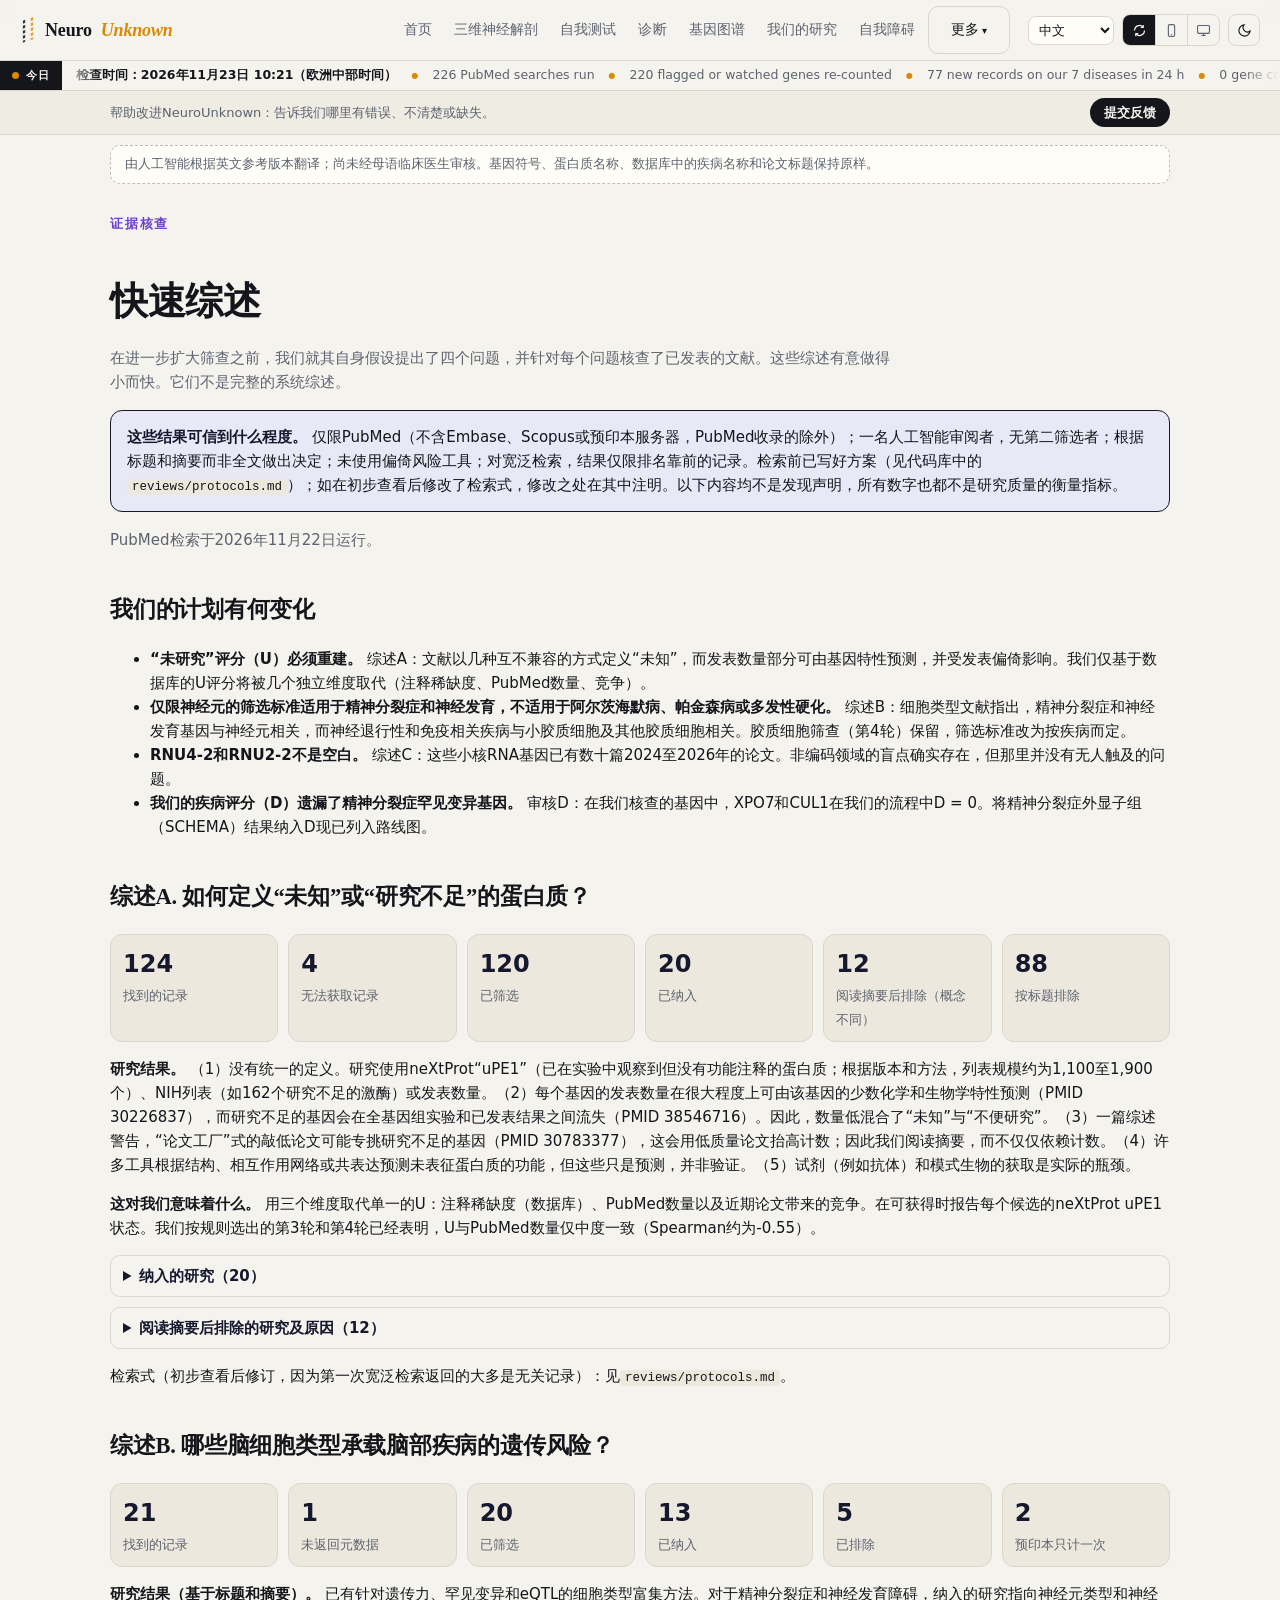
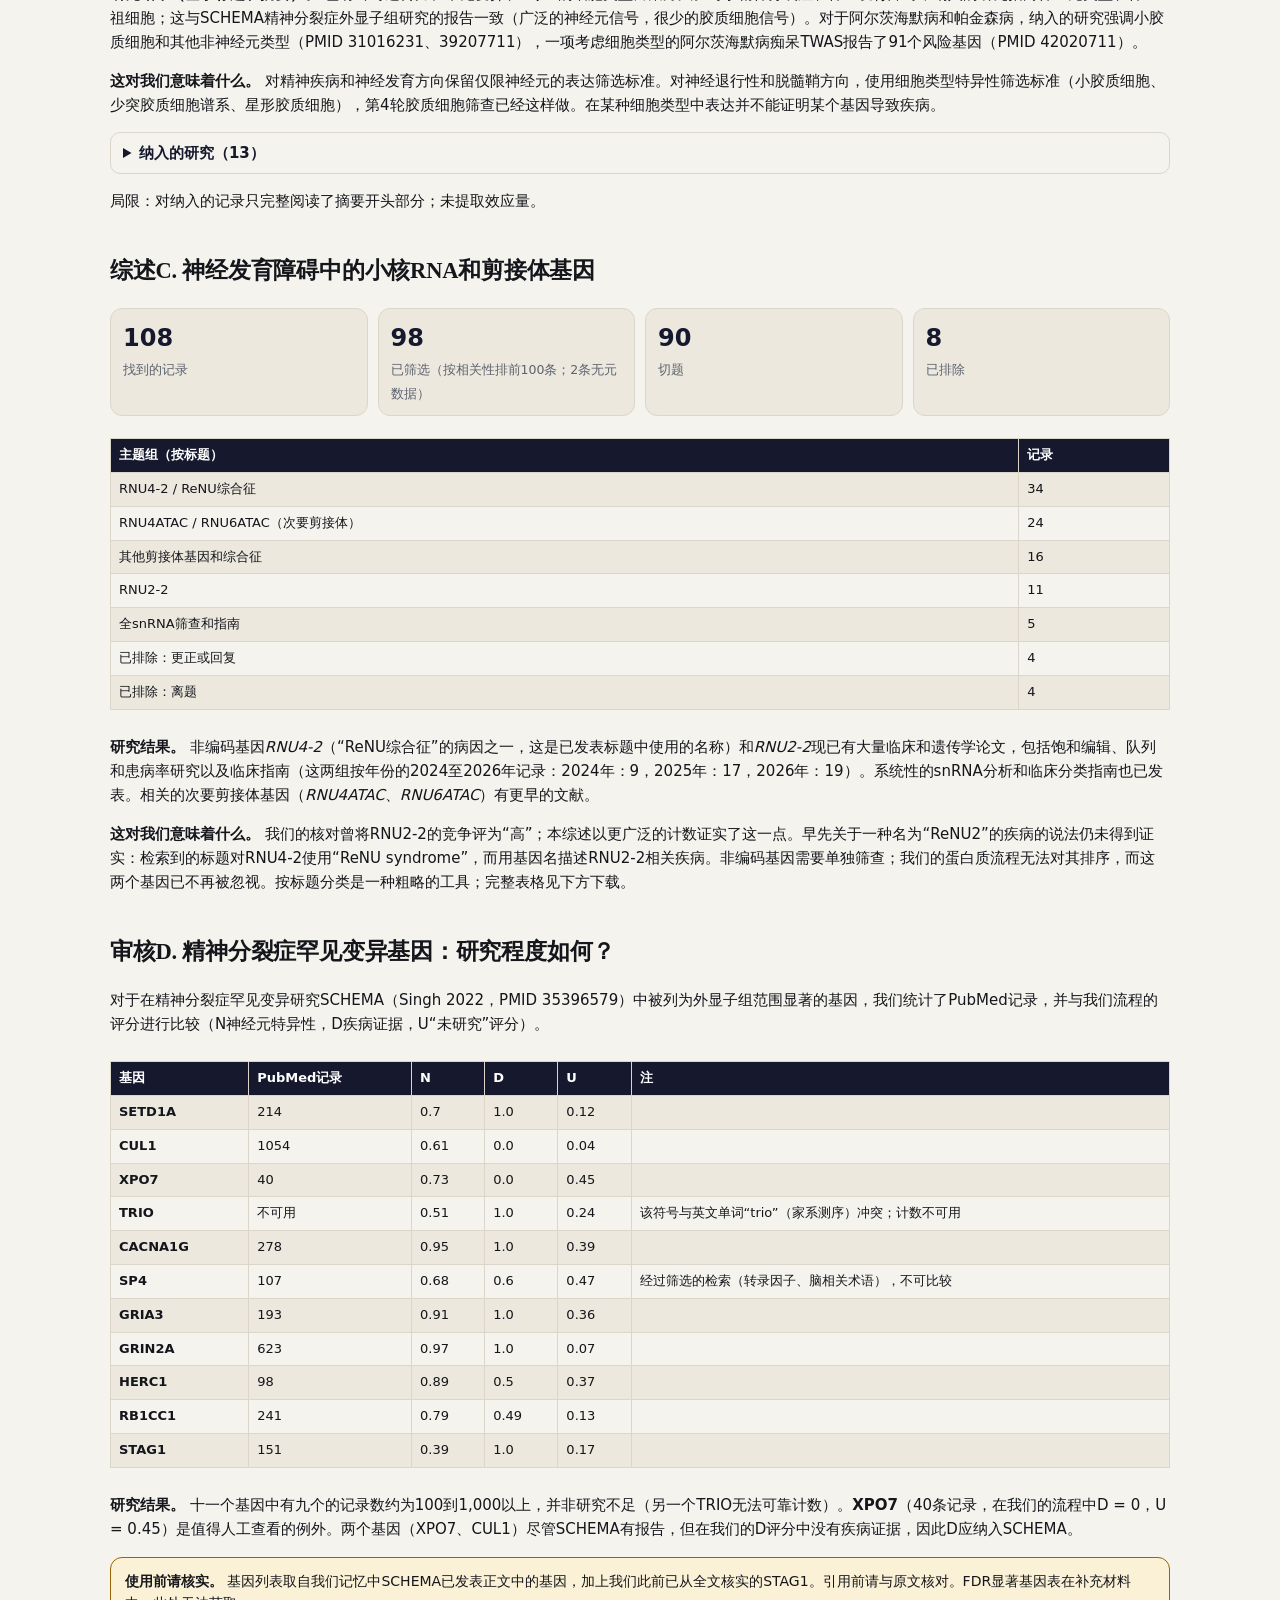
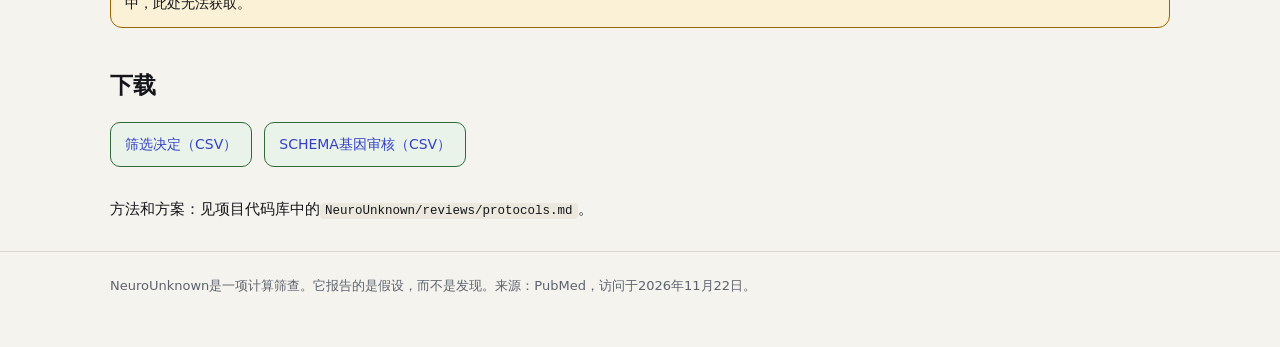
<file: reviews.html>
<!DOCTYPE html>
<html lang="en" data-theme="light">
<head>
<meta charset="utf-8">
<meta http-equiv="Content-Security-Policy" content="default-src 'self'; script-src 'self' 'sha256-7PnjrRWuYQiF4g9ni999CuoT4I1fvy2MnAIzaz9/LTA=' 'sha256-RWc3DX+pqkbB5lneN2lYx6mj/pIO8vdiFGhh8qVfTCw='; style-src 'self' 'unsafe-inline' https://fonts.googleapis.com; font-src 'self' https://fonts.gstatic.com data:; img-src 'self' data: blob:; connect-src 'self'; object-src 'none'; base-uri 'self'; form-action 'none'; worker-src 'self' blob:">
<link rel="icon" href="data:image/svg+xml,%3Csvg xmlns=%27http://www.w3.org/2000/svg%27 viewBox=%270 0 32 32%27%3E%3Crect width=%2732%27 height=%2732%27 rx=%277%27 fill=%27%23060b1d%27/%3E%3Cpath d=%27M9 5c0 8 14 14 14 22M23 5c0 8-14 14-14 22%27 stroke=%27%2393c5fd%27 stroke-width=%273%27 fill=%27none%27/%3E%3C/svg%3E">
<meta name="viewport" content="width=device-width, initial-scale=1">
<title>NeuroUnknown — rapid reviews</title>
<meta name="description" content="Three rapid literature reviews and one gene audit that tested the assumptions of the NeuroUnknown screen. PubMed only, single AI reviewer.">
<style>
:root{--bg:#fff;--panel:#f3f4f6;--panel2:#eef2ff;--ink:#1f2933;--muted:#6b7280;--accent:#1e3a8a;--accent2:#1d4ed8;--line:#d1d5db;--violet:#6d28d9;--note:#fef9c3;--note-line:#a16207;--ok:#f0fdf4;--ok-line:#166534;--maxw:1100px}
:root[data-theme="dark"]{--bg:#0f172a;--panel:#1e293b;--panel2:#1e2a4a;--ink:#e5e7eb;--muted:#9ca3af;--accent:#a5b4fc;--accent2:#93c5fd;--line:#334155;--violet:#c4b5fd;--note:#3a3410;--note-line:#facc15;--ok:#052e16;--ok-line:#4ade80}
*{box-sizing:border-box}body{margin:0;background:var(--bg);color:var(--ink);font:15px/1.6 "DejaVu Sans",Verdana,-apple-system,"Segoe UI",Roboto,Helvetica,Arial,sans-serif}
a{color:var(--accent2);text-decoration:none}a:hover{text-decoration:underline}
.wrap{max-width:var(--maxw);margin:0 auto;padding:0 20px}
header.site{position:sticky;top:0;z-index:20;background:var(--bg);border-bottom:1px solid var(--line)}
header.site .wrap{display:flex;align-items:center;gap:16px;min-height:56px;flex-wrap:wrap}
.brand{font-weight:700;color:var(--accent)}header nav{display:flex;gap:16px;margin-left:auto;flex-wrap:wrap}header nav a{color:var(--muted);font-size:14px}
.theme-btn{background:none;border:1px solid var(--line);color:var(--muted);border-radius:8px;padding:5px 9px;cursor:pointer;font-size:13px}
h1{color:var(--accent);font-size:clamp(26px,4.5vw,38px);margin:36px 0 8px}h2{color:var(--accent);margin-top:40px}h3{color:var(--accent);margin-bottom:4px}
.kicker{color:var(--violet);font-weight:700;font-size:13px;letter-spacing:.14em;text-transform:uppercase;margin:0}.lead{color:var(--muted);max-width:780px}
.caution{border:1px solid var(--accent);background:var(--panel2);border-radius:12px;padding:14px 16px;margin:16px 0}.caution b{color:var(--accent)}
.note{background:var(--note);border:1px solid var(--note-line);border-radius:12px;padding:12px 14px;margin:16px 0;font-size:14px}
.stats{display:grid;grid-template-columns:repeat(auto-fit,minmax(150px,1fr));gap:10px;margin:12px 0}
.stat{background:var(--panel);border:1px solid var(--line);border-radius:12px;padding:10px 12px}.stat b{display:block;font-size:24px;color:var(--accent)}.stat span{color:var(--muted);font-size:12.5px}
table{width:100%;border-collapse:collapse;font-size:13px;margin:10px 0}th,td{border:1px solid var(--line);padding:6px 8px;text-align:left;vertical-align:top}
th{background:var(--accent);color:#fff}tr:nth-child(even) td{background:var(--panel)}
.tw{overflow-x:auto}details{border:1px solid var(--line);border-radius:10px;padding:8px 12px;margin:10px 0}summary{cursor:pointer;font-weight:700;color:var(--accent)}
.dl{display:flex;gap:12px;flex-wrap:wrap;margin:10px 0 30px}.dl a{background:var(--ok);border:1px solid var(--ok-line);border-radius:10px;padding:10px 14px;font-size:14px}
code{background:var(--panel);padding:1px 5px;border-radius:4px;font-size:12.5px;word-break:break-word}
footer.site{border-top:1px solid var(--line);padding:24px 0 50px;color:var(--muted);font-size:13px;margin-top:30px}
</style>
<script>
(function(){var d=document.documentElement,t=null,l=null;
 try{t=localStorage.getItem('nu-theme');l=localStorage.getItem('nu-layout');}catch(e){}
 if(t!=='light'&&t!=='dark'){t=(window.matchMedia&&matchMedia('(prefers-color-scheme: dark)').matches)?'dark':'light';}
 d.setAttribute('data-theme',t);
 if(l!=='phone'&&l!=='desktop') l='auto';
 d.setAttribute('data-layout-pref',l);
 var narrow=Math.min(screen.width||9999,window.innerWidth||9999)<=820;
 var eff=l==='auto'?(narrow?'phone':'desktop'):l;
 d.setAttribute('data-layout',eff);
 if(l==='phone'&&!narrow) d.classList.add('frame');
 if(l==='desktop'&&narrow){var m=document.querySelector('meta[name=viewport]'); if(m) m.setAttribute('content','width=1240');}
})();
</script>
<meta name="color-scheme" content="light dark">
<meta name="referrer" content="strict-origin-when-cross-origin">
<link rel="preconnect" href="https://fonts.googleapis.com"><link rel="preconnect" href="https://fonts.gstatic.com" crossorigin><link rel="stylesheet" href="https://fonts.googleapis.com/css2?family=Fraunces:opsz,wght@9..144,400;9..144,600;9..144,700&family=Inter:wght@400;500;600;700&family=JetBrains+Mono:wght@400;600&display=swap">
<link rel="stylesheet" href="assets/css/site.css">
<script src="assets/js/i18n.js" defer></script>
</head>
<body>
<header class="site"><div class="wrap hdr">
 <a class="brand" href="index.html#/"><i class="mark" aria-hidden="true"></i>Neuro<span>Unknown</span></a>
 <nav class="mainnav" aria-label="Site"><a href="index.html#/" data-nav="Home">Home</a><a href="index.html#/atlas" data-nav="3D Neuroanatomy">3D Neuroanatomy</a><a href="index.html#/study" data-nav="Test yourself">Test yourself</a><a href="index.html#/diseases" data-nav="Diagnoses">Diagnoses</a><a href="index.html#/genome" data-nav="Gene atlas">Gene atlas</a><a href="index.html#/screen" data-nav="Our study">Our study</a><a href="index.html#/self" data-nav="Self-disorders">Self-disorders</a></nav><details class="more"><summary data-nav="More" aria-current="page">More</summary><div class="more-menu"><a href="findings.html" data-nav="Findings">Findings</a><a href="library.html" data-nav="Library">Library</a><a href="reviews.html" data-nav="Reviews" aria-current="page">Reviews</a><a href="cite.html" data-nav="Cite & data">Cite & data</a></div></details>
 <div class="hdr-tools"><div class="layout-seg" role="group" aria-label="Page layout"><button type="button" data-layout-set="auto" title="Layout: auto" aria-label="Layout: auto"><svg viewBox="0 0 24 24" width="15" height="15" fill="none" stroke="currentColor" stroke-width="1.8" aria-hidden="true"><path d="M4 12a8 8 0 0 1 13.7-5.6M20 12a8 8 0 0 1-13.7 5.6"/><path d="M18 3v4h-4M6 21v-4h4"/></svg></button><button type="button" data-layout-set="phone" title="Layout: phone" aria-label="Layout: phone"><svg viewBox="0 0 24 24" width="15" height="15" fill="none" stroke="currentColor" stroke-width="1.8" aria-hidden="true"><rect x="7" y="2.5" width="10" height="19" rx="2.2"/><path d="M11 18.5h2"/></svg></button><button type="button" data-layout-set="desktop" title="Layout: desktop" aria-label="Layout: desktop"><svg viewBox="0 0 24 24" width="15" height="15" fill="none" stroke="currentColor" stroke-width="1.8" aria-hidden="true"><rect x="2.5" y="4" width="19" height="12.5" rx="1.6"/><path d="M8.5 20h7M12 16.5V20"/></svg></button></div><button class="theme-btn" id="themeBtn" type="button" aria-label="Switch theme"></button></div>
</div><div class="ticker" id="nuTicker"><a class="tk-live" href="index.html#/">Today</a><div class="tk-track"><div class="tk-run" id="nuTickerRun">Daily literature watch: every day at 12:00 Central European Time we re-check PubMed for our genes and diseases.</div></div></div></header><div class="fb-bar" id="nuFb"><div class="wrap fb-row"><span class="fb-t">Help improve NeuroUnknown: tell us what is wrong, unclear or missing.</span><button type="button" class="fb-btn" id="fbOpen" aria-expanded="false" aria-controls="fbPanel">Give feedback</button></div><div class="wrap fb-panel" id="fbPanel" hidden><label class="fb-l" for="fbText">Your feedback</label><textarea id="fbText" rows="4" maxlength="2000" placeholder="What is wrong, unclear or missing? If something is incorrect, what should it say (with a source if you have one)?"></textarea><div class="fb-sel"><label class="fb-l">How useful is this page? <select id="fbRate"><option value="">Choose</option><option>5 - Very useful</option><option>4 - Useful</option><option>3 - OK</option><option>2 - Not very useful</option><option>1 - Not useful</option></select></label><label class="fb-l">You are (optional) <select id="fbRole"><option value="">Choose</option><option>Medical student</option><option>Physician</option><option>Researcher</option><option>Other student</option><option>Patient or family member</option><option>Other</option></select></label></div><p class="fb-note">Your feedback opens as a <b>public</b> GitHub issue (a free GitHub account is needed); you can review it before posting. Please do not include personal, health or patient information.</p><div class="fb-act"><button type="button" class="fb-btn" id="fbSend">Continue on GitHub &rarr;</button><button type="button" class="fb-x" id="fbCancel">Cancel</button></div></div></div>
<main class="wrap">
<p class="kicker" style="margin-top:30px">Evidence checks</p>
<h1>Rapid reviews</h1>
<p class="lead">Before expanding the screen further we asked four questions about its own assumptions and checked the published literature on each.
The reviews are small and fast by design. They are not full systematic reviews.</p>
<div class="caution"><b>How far to trust these.</b> PubMed only (no Embase, Scopus or preprint servers except those PubMed indexes); one AI reviewer, no second screener;
decisions from titles and abstracts, not full texts; no risk-of-bias tool; results capped at the top-ranked records for broad searches.
Protocols were written before searching (<code>reviews/protocols.md</code> in the repository); where a query was changed after a first look, the change is stated there.
Nothing below is a discovery claim, and none of the counts are a measure of study quality.</div>
<p class="small" style="color:var(--muted)">PubMed searches run 22 November 2026.</p>

<h2>What changed in our plan</h2>
<ul>
<li><b>Unstudied-ness (U) must be rebuilt.</b> Review A: the literature defines "unknown" in several incompatible ways, and publication counts are partly predictable from gene properties and affected by publication bias. Our database-only U will be replaced by separate axes (annotation scarcity, PubMed volume, competition).</li>
<li><b>The neuron-only gate is acceptable for schizophrenia and neurodevelopment, not for Alzheimer's, Parkinson's or multiple sclerosis.</b> Review B: the cell-type literature points to neurons for schizophrenia and neurodevelopmental genes, and to microglia and other glia for the neurodegenerative and immune-related conditions. The glial screen (wave 4) stays, and the gate becomes disease-specific.</li>
<li><b>RNU4-2 and RNU2-2 are not a gap.</b> Review C: these small nuclear RNA genes already have dozens of 2024 to 2026 papers. The non-coding blind spot is real, but it is not where an untouched question sits.</li>
<li><b>Our disease score (D) misses rare-variant schizophrenia genes.</b> Audit D: for the genes we checked, XPO7 and CUL1 score D = 0 in our pipeline. Adding schizophrenia exome (SCHEMA) results to D is now on the roadmap.</li>
</ul>

<h2>Review A. How is an "unknown" or "understudied" protein defined?</h2>
<div class="stats">
<div class="stat"><b>124</b><span>records found</span></div><div class="stat"><b>4</b><span>no record retrievable</span></div>
<div class="stat"><b>120</b><span>screened</span></div><div class="stat"><b>20</b><span>included</span></div>
<div class="stat"><b>12</b><span>excluded after abstract (different concept)</span></div><div class="stat"><b>88</b><span>excluded at title</span></div>
</div>
<p><b>Findings.</b> (1) There is no single definition. Studies use neXtProt "uPE1" (a protein seen experimentally but without functional annotation; list sizes between about 1,100 and 1,900 depending on release and method), NIH lists such as 162 understudied kinases, or publication counts. (2) Publication counts per gene are largely predictable from a few chemical and biological properties of the gene (PMID 30226837), and understudied genes drop out between genome-wide experiments and the published results (PMID 38546716). So a low count mixes "unknown" with "inconvenient to study". (3) One review warns that paper-mill style knockdown papers may target understudied genes (PMID 30783377), which can inflate counts with low-quality papers; we therefore read abstracts rather than trust counts alone. (4) Many tools predict function for uncharacterised proteins from structure, interaction networks or co-expression, but those are predictions, not validation. (5) Reagents (for example antibodies) and access to model organisms are practical bottlenecks.</p>
<p><b>What it means for us.</b> Replace the single U with three axes: annotation scarcity (database), PubMed volume, and competition from recent papers. Report the neXtProt uPE1 status of each candidate when available. Our rule-selected waves 3 and 4 already showed that U and PubMed volume agree only moderately (Spearman about -0.55).</p>
<details><summary>Included studies (20)</summary><div class="tw"><table><tr><th>PMID</th><th>Year</th><th>Type</th><th>Title</th><th>What it contributes</th></tr><tr><td><a href="https://pubmed.ncbi.nlm.nih.gov/38546716/">38546716</a></td><td>2024</td><td>Meta-research</td><td>Meta-Research: Understudied genes are lost in a leaky pipeline between genome-wide assays and reporting of res</td><td>Understudied genes are dropped between genome-wide experiments and reported results (publication bias, not lack of signal).</td></tr><tr><td><a href="https://pubmed.ncbi.nlm.nih.gov/30226837/">30226837</a></td><td>2018</td><td>Meta-research</td><td>Large-scale investigation of the reasons why potentially important genes are ignored.</td><td>Publication counts per gene are largely predictable from a few gene properties, so raw counts mix &#x27;unknown&#x27; with &#x27;inconvenient&#x27;.</td></tr><tr><td><a href="https://pubmed.ncbi.nlm.nih.gov/36624666/">36624666</a></td><td>2023</td><td>Resource</td><td>Pharos 2023: an integrated resource for the understudied human proteome.</td><td>Pharos/TCRD: NIH Illuminating the Druggable Genome resource built around understudied proteins.</td></tr><tr><td><a href="https://pubmed.ncbi.nlm.nih.gov/42754139/">42754139</a></td><td>2026</td><td>Review</td><td>Dark proteome and emerging technologies for functional characterization and drug discovery.</td><td>2026 overview of the &#x27;dark proteome&#x27; (poorly characterised proteins) and technologies to study it.</td></tr><tr><td><a href="https://pubmed.ncbi.nlm.nih.gov/24241348/">24241348</a></td><td>2014</td><td>Review</td><td>Deorphanizing the human transmembrane genome: A landscape of uncharacterized membrane proteins.</td><td>Landscape of uncharacterised human membrane proteins and how to deorphanise them.</td></tr><tr><td><a href="https://pubmed.ncbi.nlm.nih.gov/30191714/">30191714</a></td><td>2018</td><td>Definition</td><td>Exploring the Uncharacterized Human Proteome Using neXtProt.</td><td>neXtProt: about 10% of proteins lack functional annotation; consolidated list of 1,862 uncharacterised proteins (2018 release).</td></tr><tr><td><a href="https://pubmed.ncbi.nlm.nih.gov/33064489/">33064489</a></td><td>2020</td><td>Definition</td><td>The Functionally Unannotated Proteome of Human Male Tissues: A Shared Resource to Uncover New Protein Function</td><td>412 functionally unannotated proteins with protein-level evidence (uPE1) highly expressed in male reproductive tissues; shows tissue-focused inventories exist.</td></tr><tr><td><a href="https://pubmed.ncbi.nlm.nih.gov/38626392/">38626392</a></td><td>2024</td><td>Method</td><td>AlphaFun: Structural-Alignment-Based Proteome Annotation Reveals why the Functionally Unknown Proteins (uPE1) </td><td>AlphaFun: structure-alignment annotation of 1,137 uPE1 proteins; reports why they stay understudied.</td></tr><tr><td><a href="https://pubmed.ncbi.nlm.nih.gov/31517492/">31517492</a></td><td>2019</td><td>Definition</td><td>Worming into the Uncharacterized Human Proteome.</td><td>1,837 uncharacterised human proteins (neXtProt 2019); only 15% of 60 one-to-one worm orthologs have interpretable phenotypes.</td></tr><tr><td><a href="https://pubmed.ncbi.nlm.nih.gov/33089979/">33089979</a></td><td>2020</td><td>Method</td><td>Bioinformatic Prediction of Gene Ontology Terms of Uncharacterized Proteins from Chromosome 11.</td><td>Structure-based GO-term prediction for uncharacterised proteins on chromosome 11 (71 uPE1).</td></tr><tr><td><a href="https://pubmed.ncbi.nlm.nih.gov/30265558/">30265558</a></td><td>2018</td><td>Method</td><td>Structure and Protein Interaction-Based Gene Ontology Annotations Reveal Likely Functions of Uncharacterized P</td><td>Structure and interaction-based GO annotation of 66 uncharacterised chromosome-17 proteins.</td></tr><tr><td><a href="https://pubmed.ncbi.nlm.nih.gov/34318869/">34318869</a></td><td>2021</td><td>Method</td><td>Functionathon: a manual data mining workflow to generate functional hypotheses for uncharacterized human prote</td><td>&#x27;Functionathon&#x27;: manual workflow to build function hypotheses for uncharacterised proteins; example of low-throughput hypothesis building.</td></tr><tr><td><a href="https://pubmed.ncbi.nlm.nih.gov/32575886/">32575886</a></td><td>2020</td><td>Method</td><td>Predicting Functions of Uncharacterized Human Proteins: From Canonical to Proteoforms.</td><td>BioPlex interaction-network predictions of GO terms for 387 uPE1 genes (predictions, not validation).</td></tr><tr><td><a href="https://pubmed.ncbi.nlm.nih.gov/32032513/">32032513</a></td><td>2020</td><td>Resource</td><td>The Canadian Rare Diseases Models and Mechanisms (RDMM) Network: Connecting Understudied Genes to Model Organi</td><td>Canadian Rare Diseases Models and Mechanisms network connects newly found disease genes to model-organism scientists (route to experiments).</td></tr><tr><td><a href="https://pubmed.ncbi.nlm.nih.gov/30783377/">30783377</a></td><td>2019</td><td>Caution</td><td>The Possibility of Systematic Research Fraud Targeting Under-Studied Human Genes: Causes, Consequences, and Po</td><td>Warns that paper-mill style knockdown papers may target under-studied genes, so low-quality literature can inflate PubMed counts.</td></tr><tr><td><a href="https://pubmed.ncbi.nlm.nih.gov/37868056/">37868056</a></td><td>2023</td><td>Method</td><td>Predicting protein and pathway associations for understudied dark kinases using pattern-constrained knowledge </td><td>Knowledge-graph embedding to predict associations for understudied &#x27;dark&#x27; kinases.</td></tr><tr><td><a href="https://pubmed.ncbi.nlm.nih.gov/41780070/">41780070</a></td><td>2026</td><td>Definition</td><td>Categorization of Protein Kinases by Combining Data from Cell Biology and Medicinal Chemistry Enables Further </td><td>Categorises the 162 NIH-listed understudied human kinases by combining cell-biology and chemistry data.</td></tr><tr><td><a href="https://pubmed.ncbi.nlm.nih.gov/33155801/">33155801</a></td><td>2020</td><td>Method</td><td>UPEFinder: A Bioinformatic Tool for the Study of Uncharacterized Proteins Based on Gene Expression Correlation</td><td>UPEFinder: guilt-by-association from RNA-seq co-expression for uPE1 proteins (co-expression is not interaction).</td></tr><tr><td><a href="https://pubmed.ncbi.nlm.nih.gov/30130116/">30130116</a></td><td>2018</td><td>Method</td><td>Deciphering the Dark Proteome: Use of the Testis and Characterization of Two Dark Proteins.</td><td>Dark proteins in testis: mRNA/protein expression plus mass spectrometry to prioritise two proteins.</td></tr><tr><td><a href="https://pubmed.ncbi.nlm.nih.gov/21920474/">21920474</a></td><td>2011</td><td>Resource</td><td>A novel polyclonal antibody library for expression profiling of poorly characterized, membrane and secreted hu</td><td>Antibody library for marginally characterised membrane and secreted human proteins (reagent availability is a real bottleneck).</td></tr></table></div></details>
<details><summary>Excluded after reading the abstract, and why (12)</summary><ul><li><a href="https://pubmed.ncbi.nlm.nih.gov/40703034/">40703034</a>: E. coli enzymes</li><li><a href="https://pubmed.ncbi.nlm.nih.gov/30934744/">30934744</a>: &#x27;dark&#x27; = no 3D structure (different definition)</li><li><a href="https://pubmed.ncbi.nlm.nih.gov/35094056/">35094056</a>: disordered-region enrichment</li><li><a href="https://pubmed.ncbi.nlm.nih.gov/27387657/">27387657</a>: disordered proteins perspective</li><li><a href="https://pubmed.ncbi.nlm.nih.gov/37590332/">37590332</a>: PROTAC degrader prediction</li><li><a href="https://pubmed.ncbi.nlm.nih.gov/39607933/">39607933</a>: unannotated tiny proteins (news item)</li><li><a href="https://pubmed.ncbi.nlm.nih.gov/37350227/">37350227</a>: non-canonical ORFs in cancer</li><li><a href="https://pubmed.ncbi.nlm.nih.gov/38242438/">38242438</a>: unannotated peptides from proteogenomics</li><li><a href="https://pubmed.ncbi.nlm.nih.gov/39605392/">39605392</a>: unannotated coding regions (PeptideAtlas audit)</li><li><a href="https://pubmed.ncbi.nlm.nih.gov/32449352/">32449352</a>: microprotein proteomics</li><li><a href="https://pubmed.ncbi.nlm.nih.gov/27225868/">27225868</a>: proteogenomics pipeline</li><li><a href="https://pubmed.ncbi.nlm.nih.gov/33281562/">33281562</a>: ALS cytoskeletal genes (not a definition of &#x27;unknown&#x27;)</li></ul></details>
<p class="small">Query (revised after a first look, because the first broad query returned mostly off-topic records): see <code>reviews/protocols.md</code>.</p>

<h2>Review B. Which brain cell types carry the genetic risk of brain disorders?</h2>
<div class="stats">
<div class="stat"><b>21</b><span>records found</span></div><div class="stat"><b>1</b><span>no metadata returned</span></div>
<div class="stat"><b>20</b><span>screened</span></div><div class="stat"><b>13</b><span>included</span></div>
<div class="stat"><b>5</b><span>excluded</span></div><div class="stat"><b>2</b><span>preprints counted once</span></div>
</div>
<p><b>Findings (title and abstract level).</b> Cell-type enrichment methods exist for heritability, rare variants and eQTLs. For schizophrenia and neurodevelopmental disorders the included studies point to neuronal types and neural progenitors; this matches what the SCHEMA schizophrenia exome study reported (widespread neuronal signal, little glial signal). For Alzheimer's and Parkinson's disease the included studies stress microglia and other non-neuronal types (PMIDs 31016231, 39207711), and a cell-type-aware TWAS of Alzheimer's dementia reports 91 risk genes (PMID 42020711).</p>
<p><b>What it means for us.</b> Keep the neuron-only expression gate for psychiatric and neurodevelopmental tracks. For neurodegenerative and demyelinating tracks use a cell-type-specific gate (microglia, oligodendrocyte lineage, astrocyte), as the wave-4 glial screen already does. Cell-type expression is not evidence that a gene causes a disease.</p>
<details><summary>Included studies (13)</summary><div class="tw"><table><tr><th>PMID</th><th>Year</th><th>Title</th><th>Contribution</th></tr><tr><td><a href="https://pubmed.ncbi.nlm.nih.gov/29632380/">29632380</a></td><td>2018</td><td>Heritability enrichment of specifically expressed genes identifies disease-relevant tissues and cell types.</td><td>Method; tissue/cell-type heritability enrichment from GWAS plus expression (LDSC-SEG).</td></tr><tr><td><a href="https://pubmed.ncbi.nlm.nih.gov/25439723/">25439723</a></td><td>2014</td><td>Partitioning heritability of regulatory and cell-type-specific variants across 11 common diseases.</td><td>Partitions heritability of 11 common diseases by regulatory and cell-type-specific annotations.</td></tr><tr><td><a href="https://pubmed.ncbi.nlm.nih.gov/26858593/">26858593</a></td><td>2016</td><td>Identification of Vulnerable Cell Types in Major Brain Disorders Using Single Cell Transcriptomes and Expressi</td><td>Expression-weighted cell-type enrichment (EWCE) to identify vulnerable cell types in brain disorders.</td></tr><tr><td><a href="https://pubmed.ncbi.nlm.nih.gov/34719691/">34719691</a></td><td>2022</td><td>Comprehensive analyses of RNA-seq and genome-wide data point to enrichment of neuronal cell type subsets in ne</td><td>Enrichment of neuronal cell-type subsets across neuropsychiatric disorders.</td></tr><tr><td><a href="https://pubmed.ncbi.nlm.nih.gov/31016231/">31016231</a></td><td>2019</td><td>Moving beyond neurons: the role of cell type-specific gene regulation in Parkinson&#x27;s disease heritability.</td><td>Argues Parkinson&#x27;s heritability involves non-neuronal cell types (glia).</td></tr><tr><td><a href="https://pubmed.ncbi.nlm.nih.gov/39207711/">39207711</a></td><td>2024</td><td>Interpretation of Neurodegenerative GWAS Risk Alleles in Microglia and their Interplay with Other Cell Types.</td><td>Review: interpreting neurodegenerative GWAS alleles in microglia.</td></tr><tr><td><a href="https://pubmed.ncbi.nlm.nih.gov/35915177/">35915177</a></td><td>2022</td><td>Cell-type-specific cis-eQTLs in eight human brain cell types identify novel risk genes for psychiatric and neu</td><td>Cell-type-specific eQTLs in eight human brain cell types; risk genes for psychiatric and neurological disorders.</td></tr><tr><td><a href="https://pubmed.ncbi.nlm.nih.gov/32554779/">32554779</a></td><td>2020</td><td>Coexpression enrichment analysis at the single-cell level reveals convergent defects in neural progenitor cell</td><td>Neurodevelopmental-disorder genes converge on neural progenitor cells and transitions in single-cell data.</td></tr><tr><td><a href="https://pubmed.ncbi.nlm.nih.gov/30339835/">30339835</a></td><td>2018</td><td>A large-scale integrative analysis of GWAS and common meQTLs across whole life course identifies genes, pathwa</td><td>GWAS plus methylation QTL integration for ADHD, bipolar and schizophrenia; tissues and cell types.</td></tr><tr><td><a href="https://pubmed.ncbi.nlm.nih.gov/32984858/">32984858</a></td><td>2020</td><td>Cell-Type-Specific Proteogenomic Signal Diffusion for Integrating Multi-Omics Data Predicts Novel Schizophreni</td><td>Cell-type-specific proteogenomic signal diffusion to predict schizophrenia risk genes.</td></tr><tr><td><a href="https://pubmed.ncbi.nlm.nih.gov/42106519/">42106519</a></td><td>2026</td><td>Integrating cell-type-specific gene expression and genome-wide associations identifies risk genes for schizoph</td><td>Cell-type-specific expression plus GWAS identifies schizophrenia risk genes (2026).</td></tr><tr><td><a href="https://pubmed.ncbi.nlm.nih.gov/42020711/">42020711</a></td><td>2026</td><td>Cell-type-aware transcriptome-wide association studies identify 91 independent risk genes for Alzheimer&#x27;s dise</td><td>Cell-type-aware TWAS: 91 risk genes for Alzheimer&#x27;s dementia (published version of preprint 40492066).</td></tr><tr><td><a href="https://pubmed.ncbi.nlm.nih.gov/42678676/">42678676</a></td><td>2026</td><td>Single-cell transcriptomic atlas of Alzheimer&#x27;s disease middle temporal gyrus reveals region, cell type, and s</td><td>Single-cell atlas of Alzheimer&#x27;s middle temporal gyrus with cell-type and sex specificity (published version of preprint 36865305).</td></tr></table></div></details>
<p class="small">Limit: only abstract openings were read in full for the included records; effect sizes were not extracted.</p>

<h2>Review C. Small nuclear RNA and spliceosome genes in neurodevelopmental disorders</h2>
<div class="stats">
<div class="stat"><b>108</b><span>records found</span></div><div class="stat"><b>98</b><span>screened (first 100 by relevance; 2 had no metadata)</span></div>
<div class="stat"><b>90</b><span>on topic</span></div><div class="stat"><b>8</b><span>excluded</span></div>
</div>
<div class="tw"><table><tr><th>Topic group (by title)</th><th>Records</th></tr><tr><td>RNU4-2 / ReNU syndrome</td><td>34</td></tr><tr><td>RNU4ATAC / RNU6ATAC (minor spliceosome)</td><td>24</td></tr><tr><td>Other spliceosome genes and syndromes</td><td>16</td></tr><tr><td>RNU2-2</td><td>11</td></tr><tr><td>snRNA-wide screens and guidance</td><td>5</td></tr><tr><td>Excluded: correction or reply</td><td>4</td></tr><tr><td>Excluded: off-topic</td><td>4</td></tr></table></div>
<p><b>Findings.</b> The non-coding gene <i>RNU4-2</i> (a cause of "ReNU syndrome", the name used in the published titles) and <i>RNU2-2</i> now have many clinical and genetic papers, including saturation editing, cohort and prevalence studies and clinical guidance (records in 2024 to 2026 for these two groups by year: 2024: 9, 2025: 17, 2026: 19). A systematic snRNA analysis and a clinical classification guideline have also appeared. Related minor-spliceosome genes (<i>RNU4ATAC</i>, <i>RNU6ATAC</i>) have an older literature.</p>
<p><b>What it means for us.</b> Our reconciliation rated RNU2-2 competition "high"; this review confirms it with a broader count. The earlier suggestion of a disease named "ReNU2" is still unverified: the retrieved titles say "ReNU syndrome" for RNU4-2 and describe RNU2-2 disorders by gene name.
Non-coding genes need a separate screen; our protein pipeline cannot rank them, and these two are no longer overlooked. Classification by title is a rough tool; the full table is in the download below.</p>

<h2>Audit D. Rare-variant schizophrenia genes: how studied are they?</h2>
<p>For genes named as exome-wide significant in the schizophrenia rare-variant study SCHEMA (Singh 2022, PMID 35396579) we counted PubMed records and compared with our pipeline scores (N neuronal specificity, D disease evidence, U unstudied score).</p>
<div class="tw"><table><tr><th>Gene</th><th>PubMed records</th><th>N</th><th>D</th><th>U</th><th>Note</th></tr><tr><td><b>SETD1A</b></td><td>214</td><td>0.7</td><td>1.0</td><td>0.12</td><td></td></tr><tr><td><b>CUL1</b></td><td>1054</td><td>0.61</td><td>0.0</td><td>0.04</td><td></td></tr><tr><td><b>XPO7</b></td><td>40</td><td>0.73</td><td>0.0</td><td>0.45</td><td></td></tr><tr><td><b>TRIO</b></td><td>not usable</td><td>0.51</td><td>1.0</td><td>0.24</td><td>symbol collides with the word &#x27;trio&#x27; (family sequencing); count not usable</td></tr><tr><td><b>CACNA1G</b></td><td>278</td><td>0.95</td><td>1.0</td><td>0.39</td><td></td></tr><tr><td><b>SP4</b></td><td>107</td><td>0.68</td><td>0.6</td><td>0.47</td><td>filtered query (transcription-factor, brain terms), not comparable</td></tr><tr><td><b>GRIA3</b></td><td>193</td><td>0.91</td><td>1.0</td><td>0.36</td><td></td></tr><tr><td><b>GRIN2A</b></td><td>623</td><td>0.97</td><td>1.0</td><td>0.07</td><td></td></tr><tr><td><b>HERC1</b></td><td>98</td><td>0.89</td><td>0.5</td><td>0.37</td><td></td></tr><tr><td><b>RB1CC1</b></td><td>241</td><td>0.79</td><td>0.49</td><td>0.13</td><td></td></tr><tr><td><b>STAG1</b></td><td>151</td><td>0.39</td><td>1.0</td><td>0.17</td><td></td></tr></table></div>
<p><b>Findings.</b> Nine of the eleven genes have about 100 to over 1,000 records and are not understudied (one more, TRIO, could not be counted reliably). <b>XPO7</b> (40 records, D = 0 in our pipeline, U = 0.45) is the exception worth a manual look. Two genes (XPO7, CUL1) have no disease evidence in our D score although SCHEMA reports them, so D should ingest SCHEMA.</p>
<div class="note"><b>Check before use.</b> The gene list was taken from the published SCHEMA main-text genes as we recall them, plus STAG1 which we verified earlier from the full text. Please confirm against the paper before citing. The FDR-significant gene table is in the supplement and was not accessible here.</div>

<h2>Downloads</h2>
<div class="dl">
<a href="assets/data/reviews_screening.csv">Screening decisions (CSV)</a>
<a href="assets/data/reviews_audit_schema_genes.csv">SCHEMA gene audit (CSV)</a>
</div>
<p class="small">Methods and protocols: <code>NeuroUnknown/reviews/protocols.md</code> in the project repository.</p>
</main>
<footer class="site"><div class="wrap">NeuroUnknown is a computational screen. It reports hypotheses, not findings. Source: PubMed, accessed 22 November 2026.</div></footer>
<script>
(function(){ var o=document.getElementById('fbOpen'), p=document.getElementById('fbPanel'); if(!o||!p) return;
 function tog(show){ p.hidden=!show; o.setAttribute('aria-expanded',show); if(show) document.getElementById('fbText').focus(); }
 o.addEventListener('click',function(){ tog(p.hidden); });
 document.getElementById('fbCancel').addEventListener('click',function(){ tog(false); });
 document.getElementById('fbSend').addEventListener('click',function(){
  var t=document.getElementById('fbText').value.trim(); if(!t){ document.getElementById('fbText').focus(); return; }
  var page=(document.title||'')+' | '+location.pathname.split('/').pop()+location.hash;
  var q='template=feedback.yml&title='+encodeURIComponent('[Feedback] '+t.slice(0,60))+'&page='+encodeURIComponent(page)+'&feedback='+encodeURIComponent(t);
  var r=document.getElementById('fbRate').value, ro=document.getElementById('fbRole').value; if(r) q+='&rating='+encodeURIComponent(r); if(ro) q+='&role='+encodeURIComponent(ro);
  window.open('https://github.com/Omnivalent/neurounknown/issues/new?'+q,'_blank','noopener'); tog(false); });
})();

(function(){ var run=document.getElementById('nuTickerRun'); if(!run) return;
 function esc(s){ return String(s==null?'':s).replace(/[&<>"]/g,function(c){return({'&':'&amp;','<':'&lt;','>':'&gt;','"':'&quot;'})[c];}); }
 fetch('assets/data/updates.json',{cache:'no-store'}).then(function(r){ if(!r.ok) throw 0; return r.json(); }).then(function(u){
  var parts=['<b>Checked '+esc(u.checked_local||u.checked)+'</b>',
   (u.queries||0).toLocaleString('en-US')+' PubMed searches run'];
  if(u.genes_rechecked!=null) parts.push(u.genes_rechecked+' flagged or watched genes re-counted');
  if(u.new_in_our_diseases_24h!=null) parts.push(u.new_in_our_diseases_24h.toLocaleString('en-US')+' new records on our 7 diseases in 24 h');
  parts.push((u.count_changes||[]).length+' gene counts changed, '+(u.unflagged||[]).length+' flags removed');
  (u.new_papers||[]).slice(0,8).forEach(function(p){ parts.push('<a href="https://pubmed.ncbi.nlm.nih.gov/'+esc(p.pmid)+'/" target="_blank" rel="noopener">'+((p.topic==='Major journals'||p.topic==='Selected journals')?'<i>New in '+esc(p.journal||'a selected journal')+':</i> ':'<i>'+esc(p.topic)+':</i> ')+esc(p.title)+'</a>'); });
  var h=parts.join('<span class="tk-sep">&#9679;</span>'); run.innerHTML=h+'<span class="tk-sep">&#9679;</span>'+h;
  run.classList.add('go'); run.style.animationDuration=Math.max(30,parts.length*9)+'s';
 }).catch(function(){}); })();
(function(){
 var r=document.documentElement, b=document.getElementById('themeBtn');
 var MOON='<svg width="15" height="15" viewBox="0 0 24 24" fill="none" stroke="currentColor" stroke-width="1.8" aria-hidden="true"><path d="M21 12.8A9 9 0 1 1 11.2 3a7 7 0 0 0 9.8 9.8z"/></svg>';
 var SUN='<svg width="15" height="15" viewBox="0 0 24 24" fill="none" stroke="currentColor" stroke-width="1.8" aria-hidden="true"><circle cx="12" cy="12" r="4.2"/><path d="M12 2v2M12 20v2M4.9 4.9l1.4 1.4M17.7 17.7l1.4 1.4M2 12h2M20 12h2M4.9 19.1l1.4-1.4M17.7 6.3l1.4-1.4"/></svg>';
 function cur(){ return r.getAttribute('data-theme')==='dark'?'dark':'light'; }
 function announce(){ try{ window.dispatchEvent(new CustomEvent('nu-theme',{detail:cur()})); }catch(e){} }
 function label(){ if(!b) return; var d=cur()==='dark'; b.innerHTML=(d?SUN:MOON);
  b.setAttribute('aria-label',d?'Switch to light theme':'Switch to dark theme'); b.title=b.getAttribute('aria-label'); }
 label();
 if(b) b.addEventListener('click',function(){ var n=cur()==='dark'?'light':'dark'; r.setAttribute('data-theme',n);
  try{localStorage.setItem('nu-theme',n);}catch(e){} label(); announce(); });
 try{ matchMedia('(prefers-color-scheme: dark)').addEventListener('change',function(e){
  var s=null; try{s=localStorage.getItem('nu-theme');}catch(_){} if(s==='light'||s==='dark') return;
  r.setAttribute('data-theme',e.matches?'dark':'light'); label(); announce(); }); }catch(e){}
 // layout switch
 var segBtns=[].slice.call(document.querySelectorAll('[data-layout-set]'));
 function markSeg(){ var p=r.getAttribute('data-layout-pref')||'auto'; segBtns.forEach(function(x){ x.setAttribute('aria-pressed',x.getAttribute('data-layout-set')===p?'true':'false'); }); }
 markSeg();
 segBtns.forEach(function(x){ x.addEventListener('click',function(){ var v=x.getAttribute('data-layout-set');
  try{localStorage.setItem('nu-layout',v);}catch(e){} location.reload(); }); });
 if((r.getAttribute('data-layout-pref')||'auto')==='auto'){ var lastEff=r.getAttribute('data-layout');
  window.addEventListener('resize',function(){ var eff=window.innerWidth<=820?'phone':'desktop';
   if(eff!==lastEff){ lastEff=eff; r.setAttribute('data-layout',eff); try{ window.dispatchEvent(new CustomEvent('nu-layout',{detail:eff})); }catch(e){} } }); }
})();
</script>
</body></html>
</file>
<file: assets/css/site.css>
/* NeuroUnknown shared design system. Generated by src/neurounknown/site_theme.py */
:root{
 --bg:#f5f3ee;--bg-soft:#efece4;--surface:#fffdf8;--panel:#ece8de;--panel2:#e9e8f6;
 --ink:#14161b;--muted:#5c636e;--faint:#8a8f98;--accent:#16192e;--accent2:#3340c4;--line:#dcd6ca;--line-strong:#c4bcac;
 --violet:#6a3fc9;--violet-soft:#ece6fb;--note:#fbf1d6;--note-line:#9a6400;--ok:#e9f3ea;--ok-line:#2f6b3a;
 --low:#2f8a46;--mod:#c98a12;--high:#c4372b;--unknown:#8a8f98;--warn:#9a6400;--amber:#c77700;--signal:#d98a00;
 --helix-a:#3340c4;--helix-b:#6a3fc9;--pair-at:#c9cdea;--pair-gc:#ddd2f2;--station:#c77700;--station-ink:#ffffff;
 --hdr-bg:rgba(245,243,238,.86);--shadow:none;
 --serif:"Fraunces","Iowan Old Style","Palatino Linotype",Georgia,serif;
 --sans:"Inter",system-ui,-apple-system,"Segoe UI",Roboto,Helvetica,Arial,sans-serif;
 --mono:"JetBrains Mono",ui-monospace,SFMono-Regular,Menlo,Consolas,monospace;
 color-scheme:light;
}
:root[data-theme="dark"]{
 --bg:#0b0d11;--bg-soft:#101319;--surface:#13161d;--panel:#191d26;--panel2:#1b1f33;
 --ink:#ebe8e1;--muted:#a0a6af;--faint:#6f7580;--accent:#f1eee7;--accent2:#9aa3ff;--line:#252a35;--line-strong:#363c4a;
 --violet:#b9a2ff;--violet-soft:#211a38;--note:#2a2312;--note-line:#f5b544;--ok:#10241a;--ok-line:#6fd38a;
 --low:#5fd07e;--mod:#f2bd4f;--high:#ff7d6e;--unknown:#8a8f98;--warn:#f5b544;--amber:#f5b544;--signal:#f5b544;
 --helix-a:#9aa3ff;--helix-b:#b9a2ff;--pair-at:#2a3050;--pair-gc:#33294f;--station:#f5b544;--station-ink:#1a1304;
 --hdr-bg:rgba(11,13,17,.82);--shadow:none;
 color-scheme:dark;
}
html{background:var(--bg)}
body{background:var(--bg);color:var(--ink);font-family:var(--sans);-webkit-font-smoothing:antialiased;text-rendering:optimizeLegibility}
h1,h2,h3{font-family:var(--serif);font-weight:600;letter-spacing:-.01em}
h1,h2{color:var(--ink)}
code,kbd{font-family:var(--mono)}
::selection{background:var(--signal);color:#111}
/* header */
header.site{position:sticky;top:0;z-index:60;background:var(--hdr-bg);-webkit-backdrop-filter:saturate(1.3) blur(12px);backdrop-filter:saturate(1.3) blur(12px);border-bottom:1px solid var(--line)}

.fb-bar{border-bottom:1px solid var(--line);background:var(--bg-soft,var(--panel))}
.fb-row{display:flex;align-items:center;gap:12px;justify-content:space-between;padding-top:7px;padding-bottom:7px}
.fb-t{font:500 13px/1.35 var(--sans);color:var(--muted)}
.fb-btn{font:600 13px/1 var(--sans);color:var(--bg);background:var(--ink);border:0;border-radius:999px;padding:8px 14px;cursor:pointer;white-space:nowrap}
.fb-x{font:500 13px/1 var(--sans);color:var(--muted);background:none;border:1px solid var(--line);border-radius:999px;padding:8px 14px;cursor:pointer}
.fb-panel{padding-bottom:14px;display:grid;gap:10px}
.fb-panel[hidden]{display:none}
.fb-l{font:600 13px var(--sans);color:var(--ink)}
.fb-panel textarea{width:100%;box-sizing:border-box;font:400 14px/1.45 var(--sans);color:var(--ink);background:var(--surface);border:1px solid var(--line);border-radius:10px;padding:10px}
.fb-panel select{font:400 13px var(--sans);color:var(--ink);background:var(--surface);border:1px solid var(--line);border-radius:8px;padding:5px 8px;margin-left:6px}
.fb-sel{display:flex;flex-wrap:wrap;gap:12px 22px}
.fb-note{font:400 12.5px/1.45 var(--sans);color:var(--muted);margin:0}
.fb-act{display:flex;gap:10px;flex-wrap:wrap}
@media(max-width:640px){.fb-t{font-size:12px}.fb-btn{padding:7px 12px}}
header.site details.more{position:relative;display:flex;align-items:center;flex:0 0 auto;margin:0 0 0 -16px}
header.site details.more summary{list-style:none;cursor:pointer;color:var(--muted);font:500 13.5px/1 var(--sans);padding:8px 10px;border-radius:6px;white-space:nowrap;letter-spacing:.005em}
header.site details.more summary::-webkit-details-marker{display:none}
header.site details.more summary:after{content:" \25BE";font-size:10px}
header.site details.more[open] summary,header.site details.more summary[aria-current]{color:var(--ink)}
header.site .more-menu{position:absolute;right:0;top:calc(100% + 8px);background:var(--surface);border:1px solid var(--line);border-radius:12px;padding:6px;min-width:170px;box-shadow:0 10px 30px rgba(0,0,0,.12);z-index:80;display:flex;flex-direction:column}
header.site .more-menu a{padding:8px 12px;border-radius:8px;white-space:nowrap;color:var(--ink);font:500 13.5px/1.2 var(--sans);text-decoration:none}
header.site .more-menu a[aria-current="page"]{color:var(--signal)}
header.site .more-menu a:hover{background:var(--bg-soft)}

.lang-sel{border:1px solid var(--line);background:var(--surface);color:var(--ink);border-radius:8px;padding:5px 6px;font:500 12.5px var(--sans);max-width:96px;cursor:pointer}
html.i18n-wait body{visibility:hidden}
.i18n-note{max-width:1180px;margin:10px auto 0;padding:8px 14px;border:1px dashed var(--line-strong);border-radius:10px;font-size:13px;color:var(--muted);background:var(--surface)}
html[data-layout="phone"] .i18n-note{margin:8px 16px 0}
html[dir="rtl"] .tk-track,html[dir="rtl"] .brand{direction:ltr}

.ticker{display:flex;align-items:center;gap:0;border-top:1px solid var(--line);font:500 12.5px/1 var(--sans);height:30px;overflow:hidden}
.ticker .tk-live{flex:none;height:100%;display:flex;align-items:center;padding:0 12px;background:var(--ink);color:var(--bg)!important;font:700 11px var(--mono);letter-spacing:.08em;text-transform:uppercase;text-decoration:none!important}
.ticker .tk-live:before{content:"";width:7px;height:7px;border-radius:50%;background:var(--signal);margin-right:7px;animation:tkpulse 1.6s infinite}
.tk-track{flex:1;overflow:hidden;white-space:nowrap;mask-image:linear-gradient(90deg,transparent,#000 3%,#000 97%,transparent)}
.tk-run{display:inline-block;padding-left:14px;color:var(--muted)}
.tk-run.go{animation:tkscroll 60s linear infinite}
.ticker:hover .tk-run{animation-play-state:paused}
.tk-run b{color:var(--ink)}.tk-run a{color:var(--ink)}.tk-run i{font-style:normal;color:var(--signal);font-weight:600}
.tk-sep{color:var(--signal);margin:0 14px;font-size:8px;vertical-align:middle}
@keyframes tkscroll{from{transform:translateX(0)}to{transform:translateX(-50%)}}
@keyframes tkpulse{50%{opacity:.25}}
@media(prefers-reduced-motion:reduce){.tk-run.go{animation:none}.ticker .tk-live:before{animation:none}.tk-track{overflow-x:auto}}
header.site .hdr{display:flex;flex-wrap:nowrap;align-items:center;gap:18px;height:60px;min-height:0;padding-top:0;padding-bottom:0;max-width:1280px}
header.site .brand{display:inline-flex;align-items:center;gap:9px;font:600 18px/1 var(--serif);color:var(--ink);letter-spacing:-.01em;white-space:nowrap;text-decoration:none}
header.site .brand span{color:var(--signal);font-style:italic}
header.site .brand .mark{width:16px;height:22px;display:inline-block;background:
 linear-gradient(var(--ink),var(--ink)) 3px 0/2px 100% no-repeat,linear-gradient(var(--signal),var(--signal)) 11px 0/2px 100% no-repeat;
 -webkit-mask:repeating-linear-gradient(180deg,#000 0 3px,transparent 3px 5px);mask:repeating-linear-gradient(180deg,#000 0 3px,transparent 3px 5px);transform:skewY(-18deg)}
header.site .brand:hover{text-decoration:none}
header.site nav.mainnav{display:flex;flex-wrap:nowrap;gap:2px;margin-left:auto;order:0;width:auto;padding:0;overflow-x:auto;scrollbar-width:none}
header.site nav.mainnav::-webkit-scrollbar{display:none}
header.site nav.mainnav a{color:var(--muted);font:500 13.5px/1 var(--sans);padding:8px 10px;border-radius:6px;white-space:nowrap;letter-spacing:.005em;text-decoration:none}
header.site nav.mainnav a:hover{color:var(--ink);background:var(--panel);text-decoration:none}
header.site nav.mainnav a[aria-current="page"]{color:var(--ink);box-shadow:inset 0 -2px 0 var(--signal);border-radius:0}
header.site .hdr-tools{display:flex;align-items:center;gap:8px;flex:0 0 auto}
.layout-seg{display:inline-flex;border:1px solid var(--line);border-radius:8px;overflow:hidden}
.layout-seg button{border:0;background:transparent;color:var(--muted);width:32px;height:30px;display:grid;place-items:center;cursor:pointer;padding:0}
.layout-seg button+button{border-left:1px solid var(--line)}
.layout-seg button[aria-pressed="true"]{background:var(--ink);color:var(--bg)}
header.site .theme-btn{display:grid;place-items:center;width:32px;height:32px;padding:0;border:1px solid var(--line);background:transparent;color:var(--ink);border-radius:8px;cursor:pointer}
header.site .theme-btn:hover,.layout-seg button:hover{color:var(--ink)}
header.site .toc .wrap{flex-wrap:nowrap;height:42px;padding-top:0;padding-bottom:0}
html[data-layout="phone"] header.site .hdr{height:auto;flex-wrap:wrap;padding:10px 16px 6px;row-gap:4px}
html[data-layout="phone"] header.site nav.mainnav{order:3;width:calc(100% + 20px);margin:0 -10px}
html[data-layout="phone"] header.site .hdr-tools{margin-left:auto}
@media(max-width:640px){header.site .hdr{height:auto;flex-wrap:wrap;padding-top:10px;padding-bottom:6px;row-gap:4px}
 header.site nav.mainnav{order:3;width:calc(100% + 20px);margin:0 -10px}header.site .hdr-tools{margin-left:auto}}
/* phone layout forced on a wide screen: show the site in a phone-width column */
html.frame{background:var(--panel)}
html.frame body{max-width:430px;margin:0 auto;min-height:100vh;border-left:1px solid var(--line);border-right:1px solid var(--line);box-shadow:0 0 0 12px var(--panel)}
:focus-visible{outline:2px solid var(--signal);outline-offset:2px}
:root[data-theme="dark"] body:not(.app) .btn:not(.ghost){color:#0b0d11}
:root[data-theme="dark"] th{color:#0b0d11}
:root[data-theme="dark"] body:not(.app) .chip{color:#0b0d11}
</file>
